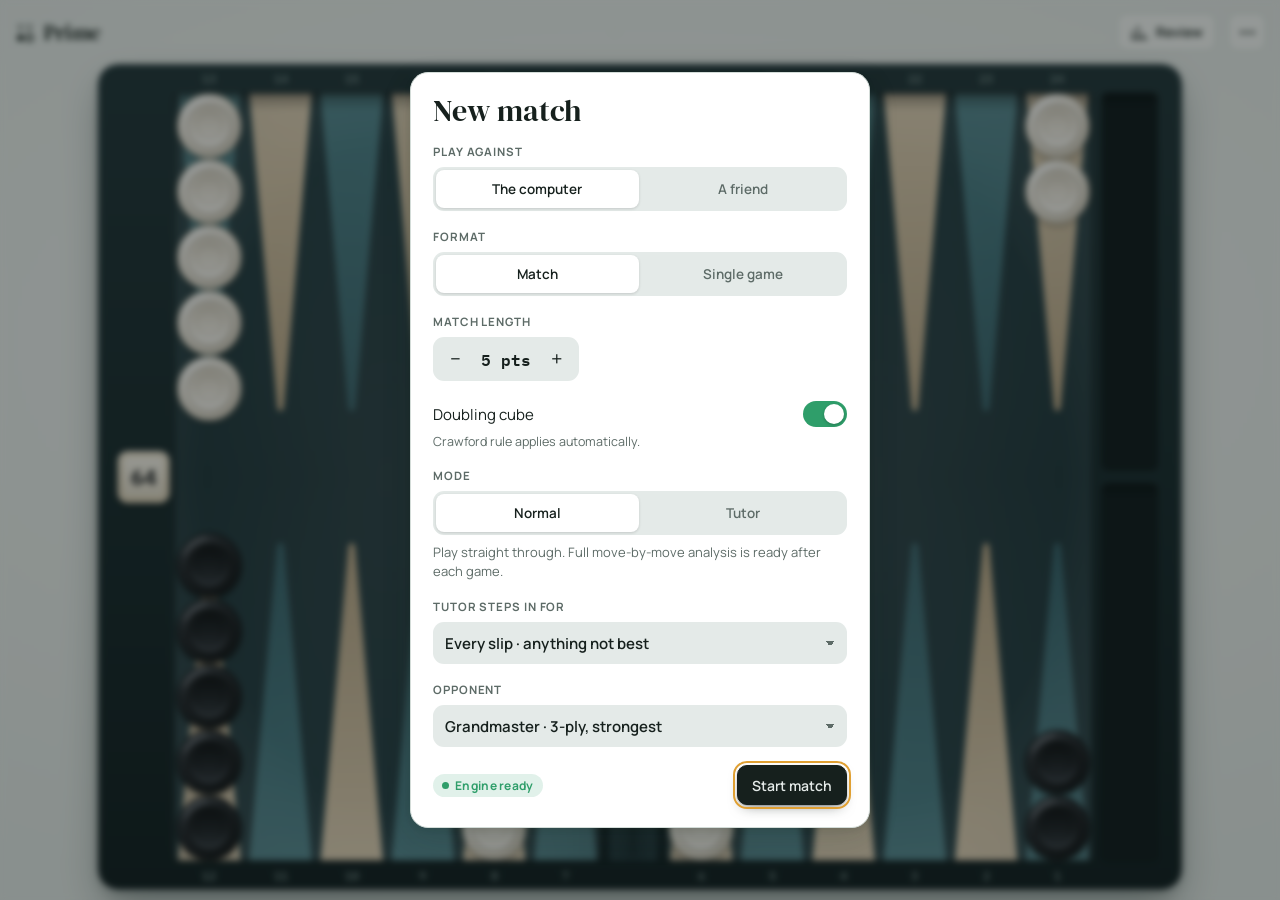
<file: index.html>
<!doctype html><html lang="en"><head><meta charset="utf-8"><meta name="viewport" content="width=device-width, initial-scale=1, viewport-fit=cover"><meta name="apple-mobile-web-app-capable" content="yes"><meta name="mobile-web-app-capable" content="yes"><style>:root{color-scheme:light;padding-top:env(safe-area-inset-top,0px);padding-bottom:env(safe-area-inset-bottom,0px)}body{margin:0;font:14px system-ui}img{max-width:100%}[hidden]{display:none!important}</style><link rel="icon" href="favicon.ico" sizes="32x32"><link rel="manifest" href="manifest.webmanifest"><link rel="apple-touch-icon" href="icons/apple-touch-icon.png"><meta name="apple-mobile-web-app-title" content="Prime"><script>if ("serviceWorker" in navigator && (location.protocol === "https:" || location.hostname === "localhost")) addEventListener("load", function () { var first = !navigator.serviceWorker.controller; navigator.serviceWorker.register("sw.js").then(function (reg) { if (!first) return; var w = reg.installing || reg.waiting; if (!w) return; w.addEventListener("statechange", function () { if (w.state === "activated" && window.UI && UI.toast) UI.toast("Ready to play offline"); }); }).catch(function () {}); });</script><title>Prime Backgammon</title>
<link rel="icon" type="image/svg+xml" href="data:image/svg+xml,%3Csvg xmlns=%22http://www.w3.org/2000/svg%22 viewBox=%220 0 64 64%22%3E%3Cdefs%3E%3ClinearGradient id=%22bg%22 x1=%220%22 y1=%220%22 x2=%220%22 y2=%221%22%3E%3Cstop offset=%220%22 stop-color=%22%2324403f%22/%3E%3Cstop offset=%221%22 stop-color=%22%2311201f%22/%3E%3C/linearGradient%3E%3ClinearGradient id=%22sand%22 x1=%220%22 y1=%220%22 x2=%220%22 y2=%221%22%3E%3Cstop offset=%220%22 stop-color=%22%23ecd9b0%22/%3E%3Cstop offset=%221%22 stop-color=%22%23c9aa74%22/%3E%3C/linearGradient%3E%3ClinearGradient id=%22teal%22 x1=%220%22 y1=%221%22 x2=%220%22 y2=%220%22%3E%3Cstop offset=%220%22 stop-color=%22%234f9ea0%22/%3E%3Cstop offset=%221%22 stop-color=%22%232c6f72%22/%3E%3C/linearGradient%3E%3CradialGradient id=%22gold%22 cx=%2238%25%22 cy=%2232%25%22 r=%2275%25%22%3E%3Cstop offset=%220%22 stop-color=%22%23ffd27a%22/%3E%3Cstop offset=%22.55%22 stop-color=%22%23e6a234%22/%3E%3Cstop offset=%221%22 stop-color=%22%23b8761a%22/%3E%3C/radialGradient%3E%3CradialGradient id=%22ivory%22 cx=%2238%25%22 cy=%2232%25%22 r=%2275%25%22%3E%3Cstop offset=%220%22 stop-color=%22%23ffffff%22/%3E%3Cstop offset=%22.6%22 stop-color=%22%23efe8da%22/%3E%3Cstop offset=%221%22 stop-color=%22%23c9bfae%22/%3E%3C/radialGradient%3E%3C/defs%3E %3Crect width=%2264%22 height=%2264%22 rx=%2214%22 fill=%22url(%23bg)%22/%3E %3Cpath d=%22M7 5 H31 L19 50 Z%22 fill=%22url(%23sand)%22/%3E %3Cpath d=%22M33 59 H57 L45 14 Z%22 fill=%22url(%23teal)%22/%3E %3Ccircle cx=%2219%22 cy=%2216%22 r=%2210.5%22 fill=%22%23071110%22 opacity=%22.5%22 transform=%22translate(0 1.4)%22/%3E%3Ccircle cx=%2219%22 cy=%2216%22 r=%2210.5%22 fill=%22url(%23gold)%22/%3E%3Ccircle cx=%2219%22 cy=%2216%22 r=%226.3%22 fill=%22none%22 stroke=%22%238a5512%22 stroke-opacity=%22.55%22 stroke-width=%221.5%22/%3E %3Ccircle cx=%2245%22 cy=%2248%22 r=%2210.5%22 fill=%22%23071110%22 opacity=%22.5%22 transform=%22translate(0 1.4)%22/%3E%3Ccircle cx=%2245%22 cy=%2248%22 r=%2210.5%22 fill=%22url(%23ivory)%22/%3E%3Ccircle cx=%2245%22 cy=%2248%22 r=%226.3%22 fill=%22none%22 stroke=%22%238d8473%22 stroke-opacity=%22.55%22 stroke-width=%221.5%22/%3E %3C/svg%3E">
<meta name="theme-color" content="#172427">
<link rel="preconnect" href="https://fonts.googleapis.com">
<link rel="preconnect" href="https://fonts.gstatic.com" crossorigin>
<link rel="stylesheet" href="https://fonts.googleapis.com/css2?family=DM+Serif+Display&family=IBM+Plex+Mono:wght@400;500;600&family=Manrope:wght@400;500;600;700;800&display=swap">
<style>
/* Layout: one full-height screen; a slim top bar and the board filling every remaining pixel.
   Board is an SVG with its own fixed palette (same in both themes); the chrome follows the theme. */
:root {
  --bg: #e4eae8;
  --bg-hi: #f4f7f6;
  --surface: #f7f9f8;
  --surface-2: #ffffff;
  --fg: #16201d;
  --muted: #5d6b67;
  --line: #d3dcd8;
  --accent: #e0a033;
  --accent-ink: #1b1406;
  --good: #2f9e6a;
  --doubtful: #c9a227;
  --error: #e07a2e;
  --blunder: #d64538;
  --luck-good: #2f9e6a;
  --luck-bad: #c2493e;
  --shadow: 0 10px 30px rgba(20, 35, 30, .14), 0 2px 6px rgba(20, 35, 30, .08);
  --scrim: rgba(12, 20, 18, .42);

  /* board (theme-independent) */
  --frame: #172427;
  --field: #22363b;
  --pt-a: #3d6870;
  --pt-b: #cdb99c;
  --chk-light: #f2efe9;
  --chk-light-rim: #b9b3a8;
  --chk-dark: #1a1d21;
  --chk-dark-rim: #4a5058;
  --board-text: #8fa6a4;

  --font-ui: "Manrope", "Segoe UI", system-ui, -apple-system, sans-serif;
  --font-num: "IBM Plex Mono", ui-monospace, "SF Mono", Consolas, monospace;
  --font-display: "DM Serif Display", Georgia, "Times New Roman", serif;
  --r: 12px;
  --spring: cubic-bezier(.2, 1.25, .35, 1);
  --out: cubic-bezier(.2, .8, .2, 1);
  --board-shadow: 0 1px 0 rgba(255, 255, 255, .5), 0 18px 40px -8px rgba(12, 28, 26, .42), 0 4px 10px rgba(12, 28, 26, .2);
}
@media (prefers-color-scheme: dark) {
  :root:not([data-theme="light"]) {
    --bg: #090e0d; --bg-hi: #162120; --surface: #151d1b; --surface-2: #1b2522; --fg: #e3eae7; --muted: #92a29d; --line: #2a3633;
    --board-shadow: 0 0 0 1px rgba(255, 255, 255, .05), 0 22px 50px -10px rgba(0, 0, 0, .7), 0 4px 12px rgba(0, 0, 0, .4);
    --shadow: 0 10px 30px rgba(0, 0, 0, .45), 0 2px 6px rgba(0, 0, 0, .3); --scrim: rgba(0, 0, 0, .55);
    --good: #45c088; --doubtful: #e0bd3c; --error: #f08f45; --blunder: #f0645a;
    color-scheme: dark;
  }
}
:root[data-theme="dark"] {
  --bg: #090e0d; --bg-hi: #162120; --surface: #151d1b; --surface-2: #1b2522; --fg: #e3eae7; --muted: #92a29d; --line: #2a3633;
  --board-shadow: 0 0 0 1px rgba(255, 255, 255, .05), 0 22px 50px -10px rgba(0, 0, 0, .7), 0 4px 12px rgba(0, 0, 0, .4);
  --shadow: 0 10px 30px rgba(0, 0, 0, .45), 0 2px 6px rgba(0, 0, 0, .3); --scrim: rgba(0, 0, 0, .55);
  --good: #45c088; --doubtful: #e0bd3c; --error: #f08f45; --blunder: #f0645a;
  color-scheme: dark;
}

html, body { height: 100%; }
body { background: var(--bg) radial-gradient(120% 85% at 50% 38%, var(--bg-hi) 0%, var(--bg) 78%) no-repeat; color: var(--fg); font-family: var(--font-ui); font-size: 15px; overflow: hidden; -webkit-tap-highlight-color: transparent; }
button { font: inherit; color: inherit; touch-action: manipulation; }
.num { font-family: var(--font-num); font-variant-numeric: tabular-nums; }

#app { height: 100%; display: flex; flex-direction: column; }

/* ---------- top bar ---------- */
.topbar {
  flex: 0 0 auto; display: flex; align-items: center; gap: 12px;
  padding-inline: max(14px, env(safe-area-inset-left, 0px)) max(14px, env(safe-area-inset-right, 0px));
  padding-block: 8px; min-height: 48px;
}
.brand { font-family: var(--font-display); font-size: 21px; letter-spacing: .2px; line-height: 1; display: flex; align-items: center; gap: 8px; white-space: nowrap; }
.brand svg { width: 22px; height: 22px; }
.matchinfo { color: var(--muted); font-size: 13px; white-space: nowrap; overflow: hidden; text-overflow: ellipsis; min-width: 0; }
.spacer { flex: 1; }
.score {
  display: flex; align-items: center; gap: 2px; background: var(--surface); border: 1px solid var(--line);
  border-radius: 999px; padding: 3px; font-size: 13px; white-space: nowrap;
}
.score .side { display: flex; align-items: center; gap: 7px; padding: 4px 10px; border-radius: 999px; transition: background .25s, box-shadow .25s, color .25s; color: var(--muted); }
.score .side.turn { background: var(--surface-2); box-shadow: 0 1px 3px rgba(0,0,0,.14), 0 0 0 1px color-mix(in srgb, var(--accent) 55%, transparent); color: var(--fg); }
.score .dot { width: 11px; height: 11px; border-radius: 50%; box-shadow: 0 0 0 1.5px color-mix(in srgb, var(--muted) 70%, transparent); transition: transform .3s var(--spring); }
.score .side.turn .dot { transform: scale(1.2); }
.score .pts { font-family: var(--font-num); font-weight: 600; font-size: 15px; color: var(--fg); display: inline-block; }
.score .pts.bump { animation: bump .7s var(--spring); }
@keyframes bump { 0% { transform: scale(1); } 30% { transform: scale(1.9); color: var(--accent); } 100% { transform: scale(1); } }
.score .len { color: var(--muted); font-size: 11.5px; padding-inline: 4px; }
.iconbtn {
  width: 38px; height: 38px; display: inline-grid; place-items: center; border-radius: 10px; border: 1px solid var(--line);
  background: var(--surface); cursor: pointer; flex: 0 0 auto; transition: transform .12s var(--out), background .15s, box-shadow .15s;
}
.iconbtn:hover { background: var(--surface-2); box-shadow: 0 2px 8px rgba(0,0,0,.08); }
.iconbtn:active { transform: scale(.93); }
.iconbtn svg { width: 19px; height: 19px; stroke: currentColor; fill: none; stroke-width: 1.8; stroke-linecap: round; stroke-linejoin: round; }
.iconbtn.labelled { width: auto; padding-inline: 12px; gap: 7px; display: inline-flex; align-items: center; font-weight: 600; font-size: 13.5px; }
:focus-visible { outline: 2.5px solid var(--accent); outline-offset: 2px; }

/* ---------- stage / board ---------- */
.stage {
  flex: 1 1 auto; min-height: 0; position: relative; display: grid; place-items: center;
  padding-inline: max(10px, env(safe-area-inset-left, 0px)) max(10px, env(safe-area-inset-right, 0px));
  padding-block: 0 max(10px, env(safe-area-inset-bottom, 0px));
}
.boardbox { position: relative; width: 100%; height: 100%; display: grid; place-items: center; min-height: 0; }
#board { display: block; max-width: 100%; max-height: 100%; width: auto; height: auto; touch-action: none; user-select: none; -webkit-user-select: none; box-shadow: var(--board-shadow); border-radius: 10px; }
#board text { font-family: var(--font-ui); }
#board .ptnum { font-family: var(--font-num); font-size: 11px; fill: var(--board-text); }
#board .chk { cursor: default; }
#board .chk.can { cursor: grab; }
#board .chk .disc { transition: transform .14s var(--out); }
@media (hover: hover) { #board .chk.can:hover .disc { transform: scale(1.05); } }
#board .chk.dragging { cursor: grabbing; }
#board .chk.dragging .disc { transition: none; transform: none; }
#board .btn { cursor: pointer; }
#board .btn .bi { transition: transform .1s var(--out); }
#board .btn:active .bi { transform: scale(.94); }
#board .btn .bi.in { animation: btnIn .26s var(--spring) backwards; }
@keyframes btnIn { from { transform: scale(.82); opacity: 0; } to { transform: none; opacity: 1; } }
#board .die { transition: opacity .2s; }
/* half (or all) of a die being spent: the bright copy sinks away over the dimmed one */
.spend { animation: spend .34s cubic-bezier(.3,.7,.4,1) forwards; }
@keyframes spend { from { opacity: 1; } to { opacity: 0; } }
@media (prefers-reduced-motion: reduce) { .spend { animation: none; opacity: 0; } }
#board .dst { animation: dstIn .16s ease-out backwards; }
#board .dst .spot { animation: spot 1.1s ease-in-out infinite; }
#board .dst.hot .glow, #board rect.dst.hot { fill: rgba(242, 184, 75, .42); }
#board .dst.hot .spot { fill: rgba(242, 184, 75, .5); stroke-dasharray: 0; animation: none; }
@keyframes dstIn { from { opacity: 0; } to { opacity: 1; } }
@keyframes spot { 0%, 100% { stroke-opacity: 1; } 50% { stroke-opacity: .45; } }
#board .spill { animation: btnIn .22s var(--out) backwards; }
#board .sdot { animation: sdot .9s ease-in-out infinite; }
@keyframes sdot { 0%, 60%, 100% { transform: translateY(0); opacity: .45; } 30% { transform: translateY(-4px); opacity: 1; } }
#board .btn:focus-visible { outline: none; }
#board .btn:focus-visible rect { stroke: var(--accent); stroke-width: 3; }
#board .hint { pointer-events: none; }
#board .dest { cursor: pointer; }

/* ---------- tutor banner (sits in the board's middle strip) ---------- */
.tutor {
  position: absolute; left: 50%; top: 50%; transform: translate(-50%, -50%); z-index: 5;
  width: min(760px, calc(100% - 24px)); background: color-mix(in srgb, var(--surface-2) 94%, transparent); color: var(--fg); border-radius: 14px;
  box-shadow: var(--shadow); padding: 10px 12px; display: grid; grid-template-columns: 1fr auto; align-items: center; gap: 6px 14px; border: 1px solid var(--line);
  backdrop-filter: blur(6px); -webkit-backdrop-filter: blur(6px);
  animation: rise .16s ease-out;
}
@keyframes rise { from { transform: translate(-50%, calc(-50% + 8px)); opacity: 0; } to { transform: translate(-50%, -50%); opacity: 1; } }
.tutor .thead { display: flex; align-items: center; gap: 8px; flex-wrap: wrap; min-width: 0; }
.tutor .title { font-weight: 700; font-size: 14.5px; }
.tutor .tmsg { color: var(--muted); font-size: 13px; line-height: 1.4; grid-column: 1; min-width: 0; }
.tutor .tmsg b { color: var(--fg); font-weight: 600; }
.tutor .actions { display: flex; gap: 6px; flex-wrap: wrap; justify-content: flex-end; grid-column: 2; grid-row: 1 / span 2; }
.tutor .actions .btnx { min-height: 36px; padding: 7px 12px; font-size: 13.5px; }
#app.portrait .tutor { top: auto; bottom: 8px; transform: translateX(-50%); grid-template-columns: 1fr; }
#app.portrait .tutor .actions { grid-column: 1; grid-row: auto; justify-content: flex-start; }
@media (max-width: 700px) {
  .tutor { grid-template-columns: 1fr; top: auto; bottom: 8px; transform: translateX(-50%); }
  @keyframes rise { from { opacity: 0; } to { opacity: 1; } }
  .tutor .actions { grid-column: 1; grid-row: auto; justify-content: flex-start; }
}

.chip { display: inline-flex; align-items: center; gap: 6px; border-radius: 999px; padding: 3px 9px; font-size: 12px; font-weight: 700; letter-spacing: .3px; white-space: nowrap; }
.chip::before { content: ""; width: 7px; height: 7px; border-radius: 50%; background: currentColor; }
.chip.good { color: var(--good); background: color-mix(in srgb, var(--good) 14%, transparent); }
.chip.best { color: var(--good); background: color-mix(in srgb, var(--good) 14%, transparent); }
.chip.doubtful { color: var(--doubtful); background: color-mix(in srgb, var(--doubtful) 16%, transparent); }
.chip.error { color: var(--error); background: color-mix(in srgb, var(--error) 15%, transparent); }
.chip.blunder { color: var(--blunder); background: color-mix(in srgb, var(--blunder) 14%, transparent); }
.chip.plain { color: var(--muted); background: color-mix(in srgb, var(--muted) 12%, transparent); }
.chip.plain::before { display: none; }

.btnx {
  border: 1px solid var(--line); background: var(--surface); border-radius: 10px; padding: 9px 14px; cursor: pointer;
  font-weight: 600; font-size: 14px; display: inline-flex; align-items: center; gap: 7px; min-height: 40px;
  transition: transform .12s var(--out), background .15s, box-shadow .15s, opacity .15s;
}
.btnx:hover { background: var(--bg); }
.btnx:active { transform: scale(.96); }
.btnx.primary { background: var(--fg); color: var(--bg); border-color: var(--fg); box-shadow: 0 1px 2px rgba(0,0,0,.2), 0 6px 14px -6px color-mix(in srgb, var(--fg) 60%, transparent); }
.btnx.primary:hover { background: color-mix(in srgb, var(--fg) 88%, var(--bg)); }
.btnx.accent { background: linear-gradient(#f0b548, #dd9b2c); color: var(--accent-ink); border-color: #d2912a; box-shadow: 0 1px 2px rgba(0,0,0,.18), 0 6px 14px -6px rgba(224, 160, 51, .8), inset 0 1px 0 rgba(255,255,255,.45); }
.btnx.accent:hover { background: linear-gradient(#f4bd57, #e2a236); }
.btnx[disabled] { opacity: .45; cursor: default; transform: none; }

/* ---------- portrait action bar ---------- */
.actbar { position: absolute; left: 50%; bottom: 10px; transform: translateX(-50%); width: min(520px, calc(100% - 16px)); display: flex; gap: 12px; justify-content: center; z-index: 4; }
.actbar .btnx { min-height: 54px; font-size: 17px; flex: 0 1 160px; justify-content: center; border-radius: 14px; }
.actbar .btnx.in { animation: barIn .28s var(--spring) backwards; }
@keyframes barIn { from { transform: translateY(8px) scale(.92); opacity: 0; } to { transform: none; opacity: 1; } }
.dicebtn .d { display: inline-flex; filter: drop-shadow(0 2px 3px rgba(0,0,0,.18)); transition: opacity .2s; }
.dicebtn .d svg { display: block; }
.dicebtn.rolling .d { animation: tumble .32s linear infinite; }
.dicebtn.rolling .d:last-child { animation-duration: .27s; animation-direction: reverse; }
.dicebtn.landed .d { animation: land .34s var(--spring) backwards; }
.dicebtn.landed .d:last-child { animation-delay: .05s; }
.dicebtn:active .d { transform: scale(.94); }
@keyframes tumble { 0% { transform: rotate(0) scale(1.08); } 50% { transform: rotate(180deg) scale(.94) translateY(-3px); } 100% { transform: rotate(360deg) scale(1.08); } }
@keyframes land { from { transform: scale(1.3) rotate(-14deg); } to { transform: none; } }
.actbar .btnx.split { margin-right: auto; }

/* ---------- toast ---------- */
.toast {
  position: absolute; left: 50%; top: 10px; transform: translate(-50%, -10px) scale(.96); z-index: 6; pointer-events: none;
  background: color-mix(in srgb, var(--fg) 92%, transparent); color: var(--bg); padding: 9px 16px; border-radius: 999px; font-size: 13.5px; font-weight: 600;
  box-shadow: 0 8px 22px -6px rgba(0,0,0,.4);
  opacity: 0; transition: opacity .2s, transform .28s var(--spring); white-space: nowrap; max-width: calc(100% - 24px); overflow: hidden; text-overflow: ellipsis;
}
.toast.show { opacity: 1; transform: translate(-50%, 0) scale(1); }

/* ---------- overlays ---------- */
.scrim { position: fixed; inset: 0; background: var(--scrim); z-index: 20; display: grid; place-items: center; padding: 12px; animation: fade .18s ease-out; backdrop-filter: blur(3px); -webkit-backdrop-filter: blur(3px); }
.scrim > .card { animation: cardIn .34s var(--spring) backwards; }
.scrim.swap { animation: none; }                 /* one card replacing another: no flash of the board between */
.scrim.swap > .card { animation: cardSwap .22s var(--out) backwards; }
.scrim.out { animation: fadeOut .16s ease-in forwards; pointer-events: none; z-index: 19; }
.scrim.out > .card { animation: cardOut .16s ease-in forwards; }
@keyframes fade { from { opacity: 0; } to { opacity: 1; } }
@keyframes fadeOut { to { opacity: 0; } }
@keyframes cardIn { from { transform: translateY(18px) scale(.95); opacity: 0; } to { transform: none; opacity: 1; } }
@keyframes cardSwap { from { transform: scale(.975); opacity: .4; } to { transform: none; opacity: 1; } }
@keyframes cardOut { to { transform: translateY(8px) scale(.97); opacity: 0; } }
.card {
  background: var(--surface-2); border-radius: 18px; box-shadow: var(--shadow); width: min(460px, 100%);
  box-sizing: border-box; max-height: calc(100dvh - 24px); overflow: auto; overscroll-behavior: contain; -webkit-overflow-scrolling: touch; touch-action: pan-y; padding: 22px; display: grid; gap: 18px; border: 1px solid var(--line);
}
.card h2 { font-family: var(--font-display); font-weight: 400; font-size: 30px; line-height: 1.05; margin: 0; text-wrap: balance; }
.card .sub { color: var(--muted); margin: -10px 0 0; font-size: 14px; line-height: 1.45; }
.field { display: grid; gap: 8px; min-width: 0; }
.field > * { min-width: 0; }
.field select.sel { width: 100%; max-width: 100%; text-overflow: ellipsis; }
.field > .lab { font-size: 11.5px; font-weight: 700; letter-spacing: .9px; text-transform: uppercase; color: var(--muted); }
.seg { display: flex; background: var(--bg); border-radius: 11px; padding: 3px; gap: 3px; flex-wrap: wrap; }
.seg button { flex: 1 1 0; border: 0; background: transparent; border-radius: 8px; padding: 8px 10px; cursor: pointer; font-weight: 600; font-size: 13.5px; color: var(--muted); min-height: 38px; white-space: nowrap; transition: background .18s, color .18s, box-shadow .18s, transform .1s; }
.seg button:active { transform: scale(.97); }
.seg button[aria-pressed="true"] { background: var(--surface-2); color: var(--fg); box-shadow: 0 1px 3px rgba(0,0,0,.14); }
.row { display: flex; align-items: center; gap: 10px; flex-wrap: wrap; }
.stepper { display: inline-flex; align-items: center; background: var(--bg); border-radius: 11px; padding: 3px; }
.stepper button { width: 38px; height: 38px; border: 0; background: transparent; border-radius: 8px; cursor: pointer; font-size: 20px; line-height: 1; }
.stepper button:hover { background: var(--surface-2); }
.stepper output { min-width: 64px; text-align: center; font-family: var(--font-num); font-weight: 600; font-size: 16px; }
.toggle { display: flex; align-items: center; justify-content: space-between; gap: 14px; cursor: pointer; padding-block: 2px; }
.toggle .t { display: grid; gap: 2px; }
.toggle .t small { color: var(--muted); font-size: 12.5px; }
.switch { position: relative; width: 44px; height: 26px; flex: 0 0 auto; }
.switch input { position: absolute; opacity: 0; inset: 0; margin: 0; cursor: pointer; }
.switch span { position: absolute; inset: 0; background: var(--line); border-radius: 999px; transition: background .2s; pointer-events: none; }
.switch span::after { content: ""; position: absolute; left: 3px; top: 3px; width: 20px; height: 20px; border-radius: 50%; background: #fff; transition: transform .26s var(--spring); box-shadow: 0 1px 3px rgba(0,0,0,.25); }
.switch input:checked + span { background: var(--good); }
.switch input:checked + span::after { transform: translateX(18px); }
.switch input:focus-visible + span { outline: 2.5px solid var(--accent); outline-offset: 2px; }
select.sel { appearance: none; background: var(--bg); border: 0; border-radius: 11px; padding: 10px 34px 10px 12px; font: inherit; font-weight: 600; color: var(--fg); cursor: pointer; background-image: linear-gradient(45deg, transparent 50%, var(--muted) 50%), linear-gradient(135deg, var(--muted) 50%, transparent 50%); background-position: calc(100% - 17px) 50%, calc(100% - 12px) 50%; background-size: 5px 5px; background-repeat: no-repeat; min-height: 42px; }
.rmnote { background: var(--bg); border-radius: 12px; padding: 10px 12px; font-size: 14px; }
.hr { height: 1px; background: var(--line); }
.list { display: grid; gap: 6px; }
.histitem { display: flex; align-items: center; gap: 10px; padding: 10px 12px; border-radius: 10px; background: var(--bg); cursor: pointer; border: 0; text-align: left; width: 100%; transition: background .15s, transform .12s var(--out); }
.histitem:hover { background: var(--line); }
.histitem:active { transform: scale(.985); }
.histitem[disabled]:active { transform: none; }
.histitem[disabled] { opacity: .45; cursor: default; }
.histitem[disabled]:hover { background: var(--bg); }
.histitem .grow { flex: 1; min-width: 0; display: grid; gap: 2px; }
.histitem .grow span:last-child { color: var(--muted); font-size: 12.5px; }

.menu {
  position: fixed; z-index: 30; background: var(--surface-2); border-radius: 14px; box-shadow: var(--shadow); border: 1px solid var(--line);
  padding: 6px; display: grid; min-width: 220px; overflow: auto; overscroll-behavior: contain;
  animation: menuIn .2s var(--spring) backwards; transform-origin: var(--mo, 100% 0);
}
@keyframes menuIn { from { transform: scale(.9); opacity: 0; } to { transform: none; opacity: 1; } }
.menu button { border: 0; background: transparent; text-align: left; padding: 11px 12px; border-radius: 9px; cursor: pointer; font-weight: 600; font-size: 14px; display: flex; gap: 10px; align-items: center; transition: background .12s; }
.menu button:hover, .menu button:focus-visible { background: var(--bg); }
.menu button svg { width: 17px; height: 17px; stroke: currentColor; fill: none; stroke-width: 1.8; stroke-linecap: round; stroke-linejoin: round; color: var(--muted); }
.menu .sep { height: 1px; background: var(--line); margin: 5px 6px; }

/* ---------- review ---------- */
.review { position: fixed; inset: 0; z-index: 15; background: var(--bg); display: flex; flex-direction: column; animation: revIn .26s var(--out); overflow: hidden; }
@keyframes revIn { from { opacity: 0; transform: translateY(10px); } to { opacity: 1; transform: none; } }
.review .muted { color: var(--muted); }
.review .num { font-family: var(--font-num); font-variant-numeric: tabular-nums; }
/* header: back · games · whose · which · stats */
.rvh { flex: 0 0 auto; display: flex; flex-wrap: wrap; align-items: center; gap: 8px 10px; background: var(--surface); border-bottom: 1px solid var(--line);
  padding: calc(8px + env(safe-area-inset-top, 0px)) max(12px, env(safe-area-inset-right, 0px)) 8px max(12px, env(safe-area-inset-left, 0px)); }
.rvh h1 { font-family: var(--font-display); font-weight: 400; font-size: 22px; margin: 0; }
.rvh .spacer { flex: 1 1 0; order: 7; }
.rvh .loading { gap: 6px; font-size: 12.5px; }
.rvh .who { order: 5; } .rvh .bands { order: 6; } .rvh #rvStatsBtn { order: 8; } .rvh #rvExportBtn { order: 8; }
select.sel.sm { min-height: 38px; padding-block: 7px; font-size: 13.5px; min-width: 0; max-width: 150px; }
.seg.sm { flex-wrap: nowrap; flex: 0 0 auto; }
.seg.sm button { flex: 0 0 auto; min-height: 36px; padding: 6px 12px; font-size: 13px; max-width: 110px; overflow: hidden; text-overflow: ellipsis; }
.bands { display: flex; gap: 3px; flex: 0 1 470px; min-width: 0; background: var(--bg); border-radius: 11px; padding: 3px; }
.bands button { flex: 1 1 0; min-width: 0; border: 0; background: transparent; border-radius: 8px; padding: 3px 4px; display: flex; flex-direction: column; align-items: center; justify-content: center; min-height: 40px; cursor: pointer; color: var(--muted); line-height: 1.15; }
.bands .n { font-family: var(--font-num); font-weight: 600; font-size: 15px; color: var(--fg); }
.bands .l { font-size: 11px; font-weight: 700; white-space: nowrap; overflow: hidden; text-overflow: ellipsis; max-width: 100%; }
.bands .b-good .n { color: var(--good); } .bands .b-doubtful .n { color: var(--doubtful); } .bands .b-error .n { color: var(--error); } .bands .b-blunder .n { color: var(--blunder); }
.bands button[aria-pressed="true"] { background: var(--surface-2); color: var(--fg); box-shadow: 0 1px 3px rgba(0,0,0,.16); }
@media (max-width: 899px) { .rvh .bands { flex: 1 1 100%; order: 9; } }
@media (max-width: 480px) { .rvh h1, .rvh .lt { display: none; } .rvh .iconbtn.labelled { width: 38px; padding: 0; justify-content: center; } .seg.sm button { padding: 6px 9px; max-width: 76px; } }

/* main area. Phones held upright: board, decision card, then the other moves scrolling underneath */
.rv-main { flex: 1 1 auto; min-height: 0; display: grid; gap: 8px; grid-template-columns: minmax(0, 1fr); grid-template-rows: auto auto minmax(0, 1fr); grid-template-areas: "board" "card" "more";
  padding: 8px max(8px, env(safe-area-inset-right, 0px)) 0 max(8px, env(safe-area-inset-left, 0px)); }
.rvboard { grid-area: board; min-height: 0; min-width: 0; touch-action: pan-y; }
.rvboard .mini { box-sizing: border-box; width: 100%; aspect-ratio: 974 / 732; max-height: 40dvh; margin-inline: auto; }
.rvboard .mini svg { width: 100%; height: 100%; display: block; }
.dcard { grid-area: card; background: var(--surface-2); border-radius: 16px; padding: 11px 12px 10px; display: grid; gap: 5px; min-width: 0; box-shadow: 0 1px 2px rgba(0,0,0,.06), 0 6px 18px rgba(0,0,0,.06); }
.dc-top { display: flex; align-items: center; gap: 8px; font-size: 15px; min-width: 0; }
.dc-top .who { white-space: nowrap; overflow: hidden; text-overflow: ellipsis; }
.dc-top .grow { flex: 1; }
.pd { width: 12px; height: 12px; border-radius: 50%; flex: 0 0 auto; box-shadow: inset 0 0 0 1.5px rgba(0,0,0,.25); }
.verdict { font-weight: 800; font-size: 12.5px; padding: 3px 10px; border-radius: 999px; white-space: nowrap; }
.verdict.good { color: var(--good); background: color-mix(in srgb, var(--good) 14%, transparent); }
.verdict.doubtful { color: var(--doubtful); background: color-mix(in srgb, var(--doubtful) 16%, transparent); }
.verdict.error { color: var(--error); background: color-mix(in srgb, var(--error) 15%, transparent); }
.verdict.blunder { color: #fff; background: var(--blunder); }
.verdict.plain { color: var(--muted); background: color-mix(in srgb, var(--muted) 12%, transparent); }
.dcard .loss { font-size: 13px; color: var(--muted); }
.dc-sub { color: var(--muted); font-size: 12px; padding-left: 20px; margin-top: -3px; }
.dc-lines { display: grid; gap: 2px; padding-left: 20px; }
.ln { display: flex; gap: 10px; align-items: baseline; font-size: 14.5px; min-width: 0; }
.ln .k { flex: 0 0 56px; font-weight: 800; font-size: 11px; text-transform: uppercase; letter-spacing: .6px; }
.ln .k.amber { color: #d08a1f; } .ln .k.green { color: var(--good); }
.ln .mv { overflow: hidden; text-overflow: ellipsis; white-space: nowrap; }
.dc-empty { color: var(--muted); font-size: 14px; padding: 6px 2px; }
.lk { font-family: var(--font-ui); font-size: 11px; font-weight: 700; padding: 2px 7px; border-radius: 6px; white-space: nowrap; }
.lk.up { color: var(--luck-good); background: color-mix(in srgb, var(--luck-good) 14%, transparent); }
.lk.down { color: var(--luck-bad); background: color-mix(in srgb, var(--luck-bad) 14%, transparent); }
.lk.flat { color: var(--muted); background: color-mix(in srgb, var(--muted) 14%, transparent); }
.stat .lkrow { display: flex; justify-content: flex-end; margin-top: 4px; }
.stat .lkrow .lk { font-size: 10.5px; padding: 1px 6px; }
.cmp .lk { font-size: 10.5px; padding: 1px 6px; }
.rvnav { display: flex; gap: 8px; margin-top: 5px; }
.navbtn { flex: 0 0 auto; display: inline-flex; align-items: center; gap: 2px; height: 44px; padding: 0 16px 0 10px; border-radius: 12px; border: 0; background: var(--fg); color: var(--bg); font-weight: 700; font-size: 14px; cursor: pointer; }
.navbtn.next { padding: 0 10px 0 16px; }
.navbtn.next svg { transform: scaleX(-1); }
.navbtn svg { width: 20px; height: 20px; stroke: currentColor; fill: none; stroke-width: 2.4; stroke-linecap: round; stroke-linejoin: round; }
.navbtn { transition: transform .1s var(--out), opacity .15s; }
.navbtn:active { transform: scale(.95); }
.navbtn[disabled] { opacity: .22; cursor: default; transform: none; }
.navpos { flex: 1; min-width: 0; border: 0; background: var(--bg); border-radius: 12px; font-size: 13px; color: var(--muted); cursor: pointer; white-space: nowrap; overflow: hidden; text-overflow: ellipsis; padding: 0 8px; }
.navpos b { color: var(--fg); font-weight: 600; }
.rvmore { grid-area: more; overflow: auto; min-height: 0; overscroll-behavior: contain; -webkit-overflow-scrolling: touch; padding-bottom: max(10px, env(safe-area-inset-bottom, 0px)); }
.more-h { display: flex; justify-content: space-between; gap: 10px; align-items: baseline; flex-wrap: wrap; padding: 8px 4px 6px; font-weight: 800; font-size: 11px; text-transform: uppercase; letter-spacing: .7px; color: var(--muted); }
.more-h .muted { text-transform: none; letter-spacing: 0; font-weight: 600; font-size: 12px; }
.linkbtn { border: 0; background: none; color: var(--fg); font: inherit; font-weight: 700; padding: 0; cursor: pointer; text-decoration: underline; text-underline-offset: 2px; }
.cands { display: grid; gap: 4px; }
.cand { display: grid; grid-template-columns: 20px minmax(0, 1fr) auto; gap: 10px; align-items: center; text-align: left; width: 100%; background: var(--surface); border-radius: 12px; padding: 8px 12px; cursor: pointer; border: 1.5px solid transparent; color: inherit; font: inherit; }
.cand { transition: border-color .15s, background .15s; }
.cand:hover { border-color: var(--line); }
.cand.on { border-color: var(--good); }
.cand.played { background: color-mix(in srgb, var(--accent) 14%, var(--surface)); }
.cand .rk { color: var(--muted); font-size: 12px; }
.cand .cm { display: grid; gap: 1px; min-width: 0; }
.cand .mv { font-size: 14px; white-space: nowrap; overflow: hidden; text-overflow: ellipsis; }
.cand .tag { margin-left: 8px; font: 800 10px var(--font-ui); color: #b9761a; text-transform: uppercase; letter-spacing: .5px; }
.cand .wl { font-size: 11px; color: var(--muted); white-space: nowrap; overflow: hidden; text-overflow: ellipsis; }
.cand .eq { text-align: right; font-size: 14px; display: grid; }
.cand .eq small { font-size: 11.5px; color: var(--muted); }
.cand:first-child .eq small { color: var(--good); font-family: var(--font-ui); font-weight: 700; }
.hint { font-size: 12px; padding: 8px 4px; }
.cubebox { display: grid; gap: 4px; }
.crow { display: flex; justify-content: space-between; background: var(--surface); padding: 10px 12px; border-radius: 12px; font-size: 14px; border: 1.5px solid transparent; }
.crow.best { color: var(--good); font-weight: 700; border-color: var(--good); }
.pad { padding: 12px; }
.small { font-size: 12px; line-height: 1.5; }

/* the move list and the stats slide up as sheets */
.rvlist, .rvstats, .rvexport { position: fixed; left: 0; right: 0; bottom: 0; top: 16%; z-index: 17; background: var(--surface-2); border-radius: 20px 20px 0 0; box-shadow: var(--shadow);
  display: flex; flex-direction: column; transform: translateY(104%); visibility: hidden; transition: transform .22s ease, visibility 0s .22s; }
.review[data-sheet="list"] .rvlist, .review[data-sheet="stats"] .rvstats, .review[data-sheet="export"] .rvexport { transform: none; visibility: visible; transition: transform .22s ease; }
.rvscrim { position: fixed; inset: 0; z-index: 16; background: var(--scrim); opacity: 0; pointer-events: none; transition: opacity .2s; }
.review[data-sheet="list"] .rvscrim, .review[data-sheet="stats"] .rvscrim, .review[data-sheet="export"] .rvscrim { opacity: 1; pointer-events: auto; }
.sheet-h { display: flex; justify-content: space-between; align-items: center; padding: 10px 10px 6px 18px; font-size: 17px; flex: 0 0 auto; }
.sheet-b { flex: 1 1 auto; overflow: auto; min-height: 0; overscroll-behavior: contain; padding: 0 10px max(14px, env(safe-area-inset-bottom, 0px)); }
@media (min-width: 700px) {
  .rvlist, .rvstats, .rvexport { top: 0; left: auto; width: 420px; border-radius: 20px 0 0 20px; transform: translateX(104%); }
}
/* move list rows */
.mrow { display: grid; grid-template-columns: 26px 12px 28px minmax(0, 1fr) auto; align-items: center; gap: 8px; padding: 10px 8px; border-radius: 10px; cursor: pointer; border: 0; background: transparent; width: 100%; text-align: left; font-size: 14px; color: inherit; }
.mrow:hover { background: var(--bg); }
.mrow[aria-current="true"] { background: color-mix(in srgb, var(--accent) 20%, transparent); }
.mrow .no { color: var(--muted); font-size: 12px; }
.mrow .dice { font-weight: 600; font-size: 13px; }
.mrow .mv { min-width: 0; overflow: hidden; text-overflow: ellipsis; white-space: nowrap; font-size: 13.5px; }
.mrow .right { display: flex; align-items: center; gap: 8px; }
.mrow .loss { font-size: 12px; color: var(--muted); }
.mrow .bd { width: 10px; height: 10px; border-radius: 50%; background: var(--good); }
.mrow .bd.doubtful { background: var(--doubtful); } .mrow .bd.error { background: var(--error); } .mrow .bd.blunder { background: var(--blunder); }
.mrow .sm { font-size: 12px; }
.gamesep { font-size: 11px; font-weight: 800; letter-spacing: .8px; text-transform: uppercase; color: var(--muted); padding: 14px 8px 4px; display: flex; justify-content: space-between; gap: 8px; }
/* stats sheet */
.prhead { display: grid; grid-template-columns: 1fr auto 1fr; align-items: center; gap: 8px; padding: 6px 4px 14px; text-align: center; }
.prhead .who { display: inline-flex; align-items: center; gap: 7px; font-weight: 700; font-size: 14px; }
.prhead .big { font-size: 40px; font-weight: 600; line-height: 1.05; letter-spacing: -1px; margin-top: 4px; }
.prhead .lbl { font-size: 12.5px; color: var(--muted); font-weight: 700; }
.prhead .vs { font-size: 11px; font-weight: 800; color: var(--muted); letter-spacing: .8px; }
.cmp { display: grid; grid-template-columns: 1fr auto 1fr; border-top: 1px solid var(--line); }
.cmp > span { padding: 9px 6px; border-bottom: 1px solid var(--line); font-size: 14px; }
.cmp > span:nth-child(3n+1) { text-align: left; } .cmp > span:nth-child(3n) { text-align: right; }
.cmp .l { text-align: center; color: var(--muted); font-size: 12.5px; font-weight: 600; }
.kv2 { display: grid; grid-template-columns: 1fr auto; gap: 8px 12px; padding: 14px 6px 4px; font-size: 14px; }
.kv2 span:nth-child(odd) { color: var(--muted); }
.kv2 span:nth-child(even) { text-align: right; }

/* side by side (laptops, tablets and phones on their side): board fills the height on the left */
@media (min-aspect-ratio: 1/1) and (min-width: 600px) {
  .rv-main { grid-template-columns: min(var(--bw, 60%), 64%) minmax(0, 1fr); grid-template-rows: auto minmax(0, 1fr); grid-template-areas: "board card" "board more"; padding-bottom: max(8px, env(safe-area-inset-bottom, 0px)); }
  .rvboard .mini { aspect-ratio: auto; max-height: none; height: 100%; }
}
/* big screens: the move list stays open as a column */
@media (min-aspect-ratio: 1/1) and (min-width: 1180px) and (min-height: 560px) {
  .rv-main { grid-template-columns: 330px min(var(--bw, 50%), calc(100% - 330px - 380px - 16px)) minmax(0, 1fr); grid-template-areas: "list board card" "list board more"; }
  .rvlist { position: static; width: auto; grid-area: list; grid-row: 1 / span 2; transform: none; visibility: visible; transition: none; border-radius: 16px; box-shadow: none; background: var(--surface); min-height: 0; }
  .rvlist .sheet-h [data-close] { display: none; }
  .review[data-sheet="list"] .rvscrim { opacity: 0; pointer-events: none; }
}
/* phones on their side: everything slimmer, header on one line */
@media (orientation: landscape) and (max-height: 520px) {
  .rvh { flex-wrap: nowrap; padding-block: max(5px, env(safe-area-inset-top, 0px)) 5px; gap: 6px; }
  .rvh h1, .rvh .lt { display: none; }
  .rvh .iconbtn.labelled { width: 38px; padding: 0; justify-content: center; }
  .rvh .bands { flex: 1 1 auto; order: 6; }
  .rvh .spacer { display: none; }
  .bands button { flex-direction: row; gap: 5px; min-height: 34px; }
  .bands .n { font-size: 13px; }
  .seg.sm button { min-height: 34px; padding: 4px 9px; }
  .rv-main { gap: 6px; padding-top: 6px; }
  .dcard { padding: 8px 10px; gap: 3px; }
  .navbtn { height: 38px; }
  .rvlist, .rvstats, .rvexport { top: 0; left: auto; width: min(420px, 70%); border-radius: 20px 0 0 20px; transform: translateX(104%); }
}
.stats { display: grid; grid-template-columns: 1fr 1fr; gap: 1px; background: var(--line); border-radius: 14px; overflow: hidden; border: 1px solid var(--line); flex: 0 0 auto; }
.stat { background: var(--surface); padding: 12px 14px; display: grid; gap: 8px; min-width: 0; }
.stat .who { display: flex; align-items: center; gap: 8px; font-weight: 700; font-size: 13px; }
.stat .who .dot { width: 11px; height: 11px; border-radius: 50%; box-shadow: inset 0 0 0 1.5px rgba(0,0,0,.25); }
.stat .pr { display: flex; align-items: baseline; gap: 8px; }
.stat .pr .big { font-family: var(--font-num); font-size: 30px; font-weight: 600; line-height: 1; letter-spacing: -.5px; }
.stat .pr .lbl { font-size: 12px; color: var(--muted); font-weight: 600; }
.stat .kv { display: grid; grid-template-columns: auto 1fr; gap: 3px 10px; font-size: 12.5px; }
.stat .kv span:nth-child(odd) { color: var(--muted); }
.stat .kv span:nth-child(even) { font-family: var(--font-num); text-align: right; }
.stat .rating { font-size: 12px; font-weight: 700; color: var(--muted); }
.empty { color: var(--muted); padding: 24px; text-align: center; font-size: 14px; line-height: 1.5; }
.loading { display: flex; align-items: center; gap: 10px; color: var(--muted); font-size: 13px; }
.spin { width: 16px; height: 16px; border-radius: 50%; border: 2px solid var(--line); border-top-color: var(--accent); animation: sp .8s linear infinite; }
@keyframes sp { to { transform: rotate(360deg); } }

@media (max-width: 560px) {
  .matchinfo { display: none; }
  .brand span { display: none; }
  .topbar { gap: 8px; }
  .iconbtn.labelled .lt { display: none; }
  .iconbtn.labelled { width: 38px; padding: 0; justify-content: center; }
  .score .side { padding: 4px 8px; }
}
@media (max-height: 460px) {
  .topbar { min-height: 40px; padding-block: 4px; }
  .iconbtn { width: 34px; height: 34px; }
  .matchinfo { display: none; }
}
@media (prefers-reduced-motion: reduce) {
  *, *::before, *::after { animation-duration: .01ms !important; animation-iteration-count: 1 !important; animation-delay: 0s !important; transition-duration: .01ms !important; }
}

/* ---------- portrait: board on top, big controls underneath ---------- */
.dicebtn { border: 0; background: transparent; padding: 0 4px; display: inline-flex; gap: 8px; cursor: pointer; color: var(--fg); }
#app.portrait .stage { padding-inline: env(safe-area-inset-left, 0px) env(safe-area-inset-right, 0px); }
#app.portrait .boardbox { display: flex; flex-direction: column; align-items: center; justify-content: center; gap: 10px; padding-top: 4px; }
#app.portrait #board { flex: 0 0 auto; }
#app.portrait .actbar { position: static; transform: none; width: 100%; max-width: 560px; min-height: 58px; display: flex; align-items: center; justify-content: space-between; gap: 8px; }
#app.portrait .actbar[hidden] { display: flex !important; visibility: hidden; }
#app.portrait .actbar .side { display: flex; gap: 8px; flex: 1 1 0; }
#app.portrait .actbar .side.r { justify-content: flex-end; }
#app.portrait .actbar .btnx { flex: 0 1 140px; }
#app.portrait .tutor { position: static; transform: none; width: calc(100% - 16px); max-width: 560px; animation: barIn .26s var(--out); flex: 0 0 auto; box-sizing: border-box; }
#app.portrait.tutoring .actbar { display: none !important; }
#app.portrait .actbar { flex: 0 0 auto; box-sizing: border-box; padding-inline: 10px; }

/* ---------- phone on its side: the top bar becomes a slim column on the right so the board gets the full height ---------- */
@media (orientation: landscape) and (max-height: 520px) {
  #app { flex-direction: row-reverse; }
  .card { padding: 16px 18px; gap: 14px; width: min(560px, 100%); }
  .topbar {
    flex-direction: column; justify-content: flex-start; align-items: center; gap: 8px; min-height: 0; width: 70px;
    padding-block: max(8px, env(safe-area-inset-top, 0px)) max(8px, env(safe-area-inset-bottom, 0px));
    padding-inline: 4px max(6px, env(safe-area-inset-right, 0px));
  }
  .topbar .brand, .topbar .matchinfo { display: none; }
  .topbar .spacer { flex: 1 1 0; }
  .score { flex-direction: column; border-radius: 16px; padding: 3px; gap: 2px; }
  .score .side { flex-direction: column; gap: 3px; padding: 6px 8px; border-radius: 13px; }
  .score .side .nm { display: none; }
  .score .side:last-child { flex-direction: column-reverse; }
  .score .len { padding: 2px 0; font-size: 10.5px; }
  .iconbtn, .iconbtn.labelled { width: 44px; height: 44px; padding: 0; justify-content: center; }
  .iconbtn.labelled .lt { display: none; }
  .stage { padding-block: max(4px, env(safe-area-inset-top, 0px)) max(4px, env(safe-area-inset-bottom, 0px)); padding-inline: max(4px, env(safe-area-inset-left, 0px)) 0; }
}

input.txt { width: 100%; font: inherit; font-weight: 600; background-image: none; padding-right: 12px; cursor: text; }
input.txt.code { width: 9ch; text-transform: uppercase; letter-spacing: 3px; font-family: var(--font-num); text-align: center; flex: 0 0 auto; }
.codebig { font-size: 44px; font-weight: 600; letter-spacing: 8px; text-align: center; padding: 14px; background: var(--bg); border-radius: 14px; user-select: all; }

/* review: the decision card shrinks gracefully when its column is narrow (small phones on their side) */
.dcard { container-type: inline-size; }
@container (max-width: 330px) {
  .rvnav { gap: 6px; }
  .navbtn span { display: none; }
  .navbtn, .navbtn.next { padding: 0 12px; }
  .navpos { font-size: 12px; }
}
@container (max-width: 250px) { .navpos span { display: none; } }

/* ---------- game over: result badge, match score track, confetti ---------- */
.gohead { display: flex; align-items: center; gap: 16px; }
.gohead h2 { flex: 1; min-width: 0; }
.gohead .sub { margin: 6px 0 0; }
.gobadge { flex: 0 0 auto; width: 68px; height: 68px; border-radius: 50%; display: grid; place-items: center; font-family: var(--font-display); font-size: 30px; line-height: 1;
  background: var(--bg); color: var(--muted); box-shadow: inset 0 0 0 1.5px var(--line); animation: badgeIn .5s var(--spring) .12s backwards; }
.gobadge.win { color: #3a2a06; background: radial-gradient(circle at 35% 28%, #ffe7a8, #f0b548 55%, #c98a1e); box-shadow: inset 0 0 0 1.5px rgba(255,255,255,.55), inset 0 -3px 6px rgba(120, 72, 0, .35), 0 8px 20px -6px rgba(224, 160, 51, .75); }
@keyframes badgeIn { from { transform: scale(.3) rotate(-25deg); opacity: 0; } to { transform: none; opacity: 1; } }
.track { display: grid; gap: 7px; }
.track .trow { display: grid; grid-template-columns: minmax(44px, auto) 1fr auto; align-items: center; gap: 10px; font-size: 13px; font-weight: 700; }
.track .trow .nm { white-space: nowrap; overflow: hidden; text-overflow: ellipsis; max-width: 12ch; display: flex; align-items: center; gap: 7px; }
.track .pipsrow { display: flex; gap: 4px; min-width: 0; }
.track .pp { flex: 1 1 0; max-width: 34px; height: 10px; border-radius: 5px; background: var(--line); position: relative; overflow: hidden; }
.track .pp.on { background: var(--fg); }
.track .pp.new { background: var(--line); }
.track .pp.new::after { content: ""; position: absolute; inset: 0; border-radius: inherit; background: var(--accent); transform-origin: 0 50%; animation: fill .38s var(--out) calc(.45s + var(--i, 0) * .12s) backwards; }
@keyframes fill { from { transform: scaleX(0); } to { transform: none; } }
.track .barwrap { height: 10px; border-radius: 5px; background: var(--line); overflow: hidden; }
.track .barwrap i { display: block; height: 100%; border-radius: inherit; background: var(--fg); animation: fill .6s var(--out) .3s backwards; transform-origin: 0 50%; }
.track .tot { font-family: var(--font-num); font-size: 15px; min-width: 2ch; text-align: right; }
.stats { animation: statsIn .35s var(--out); }
@keyframes statsIn { from { opacity: 0; transform: translateY(6px); } to { opacity: 1; transform: none; } }
#confetti { position: fixed; inset: 0; width: 100%; height: 100%; pointer-events: none; z-index: 40; }
@media (max-width: 420px) { .gobadge { width: 56px; height: 56px; font-size: 25px; } .gohead { gap: 12px; } }

/* export sheet */
.exp { padding: 4px 8px 8px; display: flex; flex-direction: column; gap: 12px; font-size: 14px; line-height: 1.5; }
.exp .lead { margin: 0; }
.exp h3 { margin: 6px 0 -4px; font-size: 13px; text-transform: uppercase; letter-spacing: .06em; color: var(--muted); }
.expbtns { display: flex; flex-wrap: wrap; gap: 8px; }
.exphow { margin: 0; padding-left: 20px; display: flex; flex-direction: column; gap: 6px; }
.exp .muted { color: var(--muted); margin: 0; }
.exptext { width: 100%; box-sizing: border-box; min-height: 180px; resize: vertical; font: 11.5px/1.45 var(--font-num); background: var(--surface); color: inherit; border: 1px solid var(--line); border-radius: 10px; padding: 10px; white-space: pre; }

</style>
</head><body>
<div id="app">
  <header class="topbar">
    <div class="brand"><span>Prime</span></div>
    <div class="matchinfo" id="matchinfo"></div>
    <div class="spacer"></div>
    <div class="score" id="score" aria-live="polite"></div>
    <div class="spacer"></div>
    <button class="iconbtn labelled" id="btnReview" type="button" aria-label="Review analysis"></button>
    <button class="iconbtn" id="btnMenu" type="button" aria-label="Menu" aria-haspopup="menu"></button>
  </header>
  <main class="stage">
    <div class="boardbox">
      <svg id="board" xmlns="http://www.w3.org/2000/svg" role="application" aria-label="Backgammon board"></svg>
      <div class="toast" id="toast" role="status"></div>
      <div class="tutor" id="tutor" hidden role="alert"></div>
      <div class="actbar" id="actbar" hidden></div>
    </div>
  </main>
</div>
<div class="review" id="review" hidden></div>

<script>
/* ===================== RULES ===================== */
// Each side's board: array(25) from its own perspective: 0 = ace point .. 23 = 24-point, 24 = bar.
const R = (() => {
  const startSide = () => { const a = Array(25).fill(0); a[5] = 5; a[7] = 3; a[12] = 5; a[23] = 2; return a; };
  const sum = (a) => a.reduce((s, x) => s + x, 0);
  const off = (a) => 15 - sum(a);
  const pips = (a) => a.reduce((s, x, i) => s + x * (i + 1), 0);
  const key = (me, opp) => me.join(',') + '|' + opp.join(',');
  const canBearOff = (me) => { if (me[24]) return false; for (let i = 6; i < 24; i++) if (me[i]) return false; return true; };

  // Returns destination index (-1 = off) or null if illegal.
  function subDest(me, opp, from, d) {
    if (!me[from]) return null;
    if (me[24] && from !== 24) return null;
    const to = from - d;
    if (to >= 0) return opp[23 - to] >= 2 ? null : to;
    if (!canBearOff(me)) return null;
    if (to === -1) return -1;
    for (let i = from + 1; i < 6; i++) if (me[i]) return null;
    return -1;
  }
  // Applies in place; returns {to, hit}
  function applySub(me, opp, from, d) {
    const to = subDest(me, opp, from, d);
    me[from]--;
    let hit = false;
    if (to >= 0) {
      me[to]++;
      if (opp[23 - to] === 1) { opp[23 - to] = 0; opp[24]++; hit = true; }
    }
    return { from, to, die: d, hit };
  }
  const diceList = (d0, d1) => d0 === d1 ? [d0, d0, d0, d0] : [d0, d1];
  const removeOne = (arr, v) => { const i = arr.indexOf(v); const c = arr.slice(); c.splice(i, 1); return c; };
  const distinct = (arr) => [...new Set(arr)];

  // Max number of dice playable from this state with the remaining dice.
  function maxUsable(me, opp, rem, memo) {
    if (!rem.length) return 0;
    const k = key(me, opp) + '#' + rem.slice().sort().join('');
    if (memo.has(k)) return memo.get(k);
    let best = 0;
    outer: for (const d of distinct(rem)) {
      for (let f = 24; f >= 0; f--) {
        if (subDest(me, opp, f, d) === null) continue;
        const m2 = me.slice(), o2 = opp.slice();
        applySub(m2, o2, f, d);
        const v = 1 + maxUsable(m2, o2, removeOne(rem, d), memo);
        if (v > best) best = v;
        if (best === rem.length) break outer;
      }
    }
    memo.set(k, best);
    return best;
  }

  // Turn analysis for a roll: computes the number of dice that must be played,
  // the larger-die rule, and all distinct final positions.
  function turnInfo(me, opp, d0, d1) {
    const dice = diceList(d0, d1);
    const memo = new Map();
    const maxTotal = maxUsable(me, opp, dice, memo);
    let forceDie = null;
    if (maxTotal === 1 && d0 !== d1) {
      const hi = Math.max(d0, d1);
      for (let f = 24; f >= 0; f--) if (subDest(me, opp, f, hi) !== null) { forceDie = hi; break; }
    }
    // collect distinct finals
    const finals = new Map(); // key -> sequence
    const seen = new Set();
    (function dfs(m, o, rem, seq) {
      if (seq.length === maxTotal) { const k = key(m, o); if (!finals.has(k)) finals.set(k, seq.slice()); return; }
      const sk = key(m, o) + '#' + rem.slice().sort().join('') + '#' + seq.length;
      if (seen.has(sk)) return; seen.add(sk);
      for (const d of distinct(rem)) {
        if (seq.length === 0 && forceDie && d !== forceDie) continue;
        for (let f = 24; f >= 0; f--) {
          if (subDest(m, o, f, d) === null) continue;
          const m2 = m.slice(), o2 = o.slice();
          const s = applySub(m2, o2, f, d);
          if (seq.length + 1 + maxUsable(m2, o2, removeOne(rem, d), memo) !== maxTotal) continue;
          seq.push(s); dfs(m2, o2, removeOne(rem, d), seq); seq.pop();
        }
      }
    })(me.slice(), opp.slice(), dice, []);
    return { dice, maxTotal, forceDie, finals, memo };
  }

  // Given the state after a partial move, is submove (from, d) legal as the next step?
  function stepLegal(ti, me, opp, rem, done, from, d) {
    if (!rem.includes(d)) return false;
    if (done === 0 && ti.forceDie && d !== ti.forceDie) return false;
    if (subDest(me, opp, from, d) === null) return false;
    const m2 = me.slice(), o2 = opp.slice();
    applySub(m2, o2, from, d);
    return done + 1 + maxUsable(m2, o2, removeOne(rem, d), ti.memo) === ti.maxTotal;
  }

  // All destinations for the checker at `from`, including multi-step moves of the same checker.
  // order: preferred die order (array of die values, first = preferred).
  function destinations(ti, me, opp, rem, done, from, order) {
    const res = new Map(); // dest -> path [{from,d}]
    const pref = distinct(order.filter(d => rem.includes(d)).concat(rem));
    (function walk(m, o, r, dn, f, path) {
      for (const d of pref) {
        if (!r.includes(d)) continue;
        if (!stepLegal(ti, m, o, r, dn, f, d)) continue;
        const m2 = m.slice(), o2 = o.slice();
        const s = applySub(m2, o2, f, d);
        const p2 = path.concat([{ from: f, d }]);
        const prev = res.get(s.to);
        if (!prev || prev.length > p2.length) res.set(s.to, p2);
        // bearing off: when several dice work, use the smallest so the larger stays free
        else if (s.to < 0 && prev.length === p2.length && p2.length === 1 && d < prev[0].d) res.set(s.to, p2);
        if (s.to >= 0 && !s.hit) walk(m2, o2, removeOne(r, d), dn + 1, s.to, p2);
        else if (s.to >= 0 && s.hit && p2.length < 4) walk(m2, o2, removeOne(r, d), dn + 1, s.to, p2);
      }
    })(me, opp, rem, done, from, []);
    return res;
  }

  // Convert a sequence of submoves to gnubg anMove (8 ints, -1 padded)
  function toGnubg(seq) {
    const a = [];
    for (const s of seq) a.push(s.from, s.to < 0 ? -1 : s.to);
    while (a.length < 8) a.push(-1);
    return a.slice(0, 8);
  }

  // Simulate gnubg move pairs on boards (copy), returning submoves with hit info
  function simulatePairs(me, opp, pairs) {
    const m = me.slice(), o = opp.slice(), subs = [];
    for (let i = 0; i < pairs.length; i += 2) {
      const from = pairs[i], to = pairs[i + 1];
      m[from]--;
      let hit = false;
      if (to >= 0) { m[to]++; if (o[23 - to] === 1) { o[23 - to] = 0; o[24]++; hit = true; } }
      subs.push({ from, to, hit, die: to < 0 ? null : from - to });
    }
    return { subs, me: m, opp: o };
  }

  // Standard notation, e.g. "13/9 24/21", "bar/22*", "6/off(2)", "13/7*/2"
  function notation(me, opp, pairs) {
    if (!pairs || !pairs.length) return 'No move';
    const { subs } = simulatePairs(me, opp, pairs);
    const name = (i) => i === 24 ? 'bar' : i < 0 ? 'off' : String(i + 1);
    // chain moves of the same checker
    let segs = subs.map(s => ({ pts: [s.from, s.to], hits: [false, s.hit] }));
    let merged = true;
    while (merged) {
      merged = false;
      for (let i = 0; i < segs.length && !merged; i++) {
        for (let j = 0; j < segs.length && !merged; j++) {
          if (i === j) continue;
          const a = segs[i], b = segs[j];
          const aEnd = a.pts[a.pts.length - 1];
          if (aEnd >= 0 && aEnd === b.pts[0]) {
            // only merge if no other segment ends at the same point (keeps it unambiguous)
            const others = segs.filter((s, k) => k !== i && s.pts[s.pts.length - 1] === aEnd).length;
            const starters = segs.filter((s, k) => k !== j && s.pts[0] === aEnd).length;
            if (others || starters) continue;
            segs[i] = { pts: a.pts.concat(b.pts.slice(1)), hits: a.hits.concat(b.hits.slice(1)) };
            segs.splice(j, 1);
            merged = true;
          }
        }
      }
    }
    const strs = segs.map(sg => {
      let out = name(sg.pts[0]);
      for (let k = 1; k < sg.pts.length; k++) {
        const isLast = k === sg.pts.length - 1;
        if (!isLast && !sg.hits[k]) continue; // skip silent intermediate points
        out += '/' + name(sg.pts[k]) + (sg.hits[k] ? '*' : '');
      }
      return { s: out, from: sg.pts[0] };
    });
    strs.sort((a, b) => b.from - a.from);
    const counts = new Map();
    for (const x of strs) counts.set(x.s, (counts.get(x.s) || 0) + 1);
    return [...counts.entries()].map(([s, c]) => c > 1 ? `${s}(${c})` : s).join(' ');
  }

  // Result of a finished game for the winner given loser's board
  function gameValue(loser) {
    if (off(loser) > 0) return 1;
    let bg = loser[24] > 0;
    for (let i = 18; i < 24; i++) if (loser[i]) bg = true;
    return bg ? 3 : 2;
  }

  return { startSide, sum, off, pips, key, canBearOff, subDest, applySub, diceList, removeOne, turnInfo, stepLegal, destinations, toGnubg, simulatePairs, notation, gameValue };
})();


/* ===================== BOARD (SVG) ===================== */
// Board geometry. SLOTS = how many checkers a point shows before the stack squeezes up:
// 5 is the classic look; short landscape screens use fewer (bigger checkers), tall screens more.
const G = { FV: 26, PW: 64, TXT: 12 };
// Two frames, same look:
//  standard (laptops, tablets, phones on their side): left rail for the cube and pip counts, tray on the right
//  compact  (phones held upright): no side rail (cube sits on the bar, pip counts in the tray) so the
//           points and checkers get as much of the narrow screen as possible
G.FRAMES = {
  standard: { F: 14, RAIL: 54, BAR: 58, TRAY: 66, CD: 59, TIN: 50, SLAB: 42, BAROFF: 47, RX: 18, FV: 26 },
  compact: { F: 6, RAIL: 0, BAR: 46, TRAY: 46, CD: 60, TIN: 38, SLAB: 30, BAROFF: 54, RX: 10, FV: 30 }
};
G.frameOf = (compact) => G.FRAMES[compact ? 'compact' : 'standard'];
G.widthOf = (compact) => { const f = G.frameOf(compact); return 2 * f.F + f.RAIL + 12 * G.PW + f.BAR + f.TRAY; };
G.midFor = (n) => n <= 4 ? 82 : 100;   // short boards get a slimmer middle strip
G.heightOf = (compact, n, mid) => G.frameOf(compact).FV * 2 + 2 * n * G.frameOf(compact).CD + (mid || G.midFor(n));
// Board text (point numbers, pip counts) is sized for the screen, not the board: about 10.5px however
// big or small the board is drawn, within what the number strip can hold.
G.setTextScale = function (pxPerUnit) { this.TXT = Math.max(11, Math.min(this.FV - 6, 10.5 / (pxPerUnit || 1))); };
G.setFrame = function (compact) {
  this.COMPACT = !!compact;
  Object.assign(this, this.frameOf(compact));
  this.W = this.widthOf(compact);
  this.FL = this.F + this.RAIL;                 // field left
  this.XR = this.FL + 6 * this.PW + this.BAR;   // right half start
  this.BARX = this.FL + 6 * this.PW + this.BAR / 2;
  this.TRAYX = this.XR + 6 * this.PW + this.TRAY / 2;
  this.RAILX = this.F + this.RAIL / 2;
};
G.setSlots = function (n, mid) {
  this.SLOTS = n; this.MID = mid || this.midFor(n);
  this.PL = n * this.CD;             // point length
  this.FH = 2 * this.PL + this.MID;
  this.H = this.FV * 2 + this.FH;
  this.MIDY = this.FV + this.FH / 2;
};
G.setFrame(false);
G.setSlots(5);
// Pick the point length (checkers per point before stacks squeeze) for a w x h box. Pure: does not
// change the current geometry. Big screens keep the classic 5 (or longer if there is spare height).
// Small screens trade a little checker size for natural proportions: 4 is fine, 3 only when there is no other way.
G.bestSlots = function (w, h, maxN = 10, compact = false) {
  const CD = this.frameOf(compact).CD, W = this.widthOf(compact);
  const px = (n) => CD * Math.min(w / W, h / this.heightOf(compact, n));
  if (px(5) >= 40) { let best = 5; for (let n = 5; n <= maxN; n++) if (px(n) >= px(5) * 0.99) best = n; return best; }
  const pen = { 3: 0.62, 4: 0.84 };
  let best = 5, bs = -1;
  for (let n = 3; n <= maxN; n++) { const sc = px(n) * (pen[n] || 1); if (sc >= bs * 0.995) { if (sc > bs) bs = sc; best = n; } }
  return best;
};

const SVGNS = 'http://www.w3.org/2000/svg';
let ROT = 0; // 90 when the board is drawn rotated for portrait screens
const trT = (x, y) => ROT ? ` transform="rotate(90 ${x} ${y})"` : '';
const trG = () => ROT ? ' rotate(90)' : '';
// offset in screen terms (dx right, dy down) from a local point
const offs = (c, dx, dy = 0) => ROT ? { x: c.x - dy, y: c.y + dx } : { x: c.x + dx, y: c.y + dy };
const esc = (s) => String(s).replace(/[&<>"]/g, c => ({ '&': '&amp;', '<': '&lt;', '>': '&gt;', '"': '&quot;' }[c]));

// Geometry helpers. Locations: {t:'pt', i:0..23 (human index)}, {t:'bar', p}, {t:'off', p}
function geo(flip) {
  const mx = (x) => flip ? G.W - x : x;
  function ptX(i) {
    const n = i + 1;
    let x;
    if (n <= 6) x = G.XR + (6 - n) * G.PW + G.PW / 2;
    else if (n <= 12) x = G.FL + (12 - n) * G.PW + G.PW / 2;
    else if (n <= 18) x = G.FL + (n - 13) * G.PW + G.PW / 2;
    else x = G.XR + (n - 19) * G.PW + G.PW / 2;
    return mx(x);
  }
  const isTop = (i) => i >= 12;
  function stackPos(loc, k, count) {
    if (loc.t === 'pt') {
      const step = count <= G.SLOTS ? G.CD : (G.PL - G.CD) / (count - 1);
      const y = isTop(loc.i) ? G.FV + G.CD / 2 + k * step : G.H - G.FV - G.CD / 2 - k * step;
      return { x: ptX(loc.i), y };
    }
    if (loc.t === 'bar') {
      const step = count <= 3 ? G.CD * 0.92 : (G.CD * 2.6) / (count - 1);
      // human (p0) enters top -> sits in top half of bar; bot in bottom half
      const y = loc.p === 0 ? G.MIDY - G.BAROFF - k * step : G.MIDY + G.BAROFF + k * step;
      return { x: mx(G.BARX), y };
    }
    // off tray
    const ts = Math.min(15, (G.FH / 2 - 40) / 14);
    const y = loc.p === 0 ? G.H - G.FV - 12 - k * ts : G.FV + 12 + k * ts;
    return { x: mx(G.TRAYX), y };
  }
  const diceCenter = (p) => ({ x: mx(p === 0 ? G.XR + 3 * G.PW : G.FL + 3 * G.PW), y: G.MIDY });
  const halfCenter = diceCenter;
  function cubePos(owner, offeredTo) {
    if (offeredTo === 0 || offeredTo === 1) { const c = halfCenter(offeredTo); return { x: c.x, y: c.y }; }
    const y = owner === 0 ? G.H - G.FV - 34 : owner === 1 ? G.FV + 34 : G.MIDY;
    return { x: mx(G.COMPACT ? G.BARX : G.RAILX), y };
  }
  return { mx, ptX, isTop, stackPos, diceCenter, halfCenter, cubePos };
}

// location of a side's index in human space
function locOf(p, idx) {
  if (idx === 24) return { t: 'bar', p };
  if (idx < 0) return { t: 'off', p };
  return { t: 'pt', i: p === 0 ? idx : 23 - idx };
}
const locKey = (l) => l.t === 'pt' ? 'pt' + l.i : l.t + l.p;

function pipDots(v) {
  const d = 13;
  const P = { tl: [-d, -d], tr: [d, -d], ml: [-d, 0], mr: [d, 0], bl: [-d, d], br: [d, d], c: [0, 0] };
  const m = { 1: ['c'], 2: ['tr', 'bl'], 3: ['tr', 'c', 'bl'], 4: ['tl', 'tr', 'bl', 'br'], 5: ['tl', 'tr', 'c', 'bl', 'br'], 6: ['tl', 'tr', 'ml', 'mr', 'bl', 'br'] };
  return (m[v] || []).map(k => P[k]);
}

function checkerColors(p, humanLight) {
  const light = (p === 0) === humanLight;
  return light
    ? { fill: 'url(#gLight)', dish: 'url(#gLightDish)', rim: '#aea695', ring: 'rgba(92,80,62,.30)', ring2: 'rgba(255,255,255,.9)', spec: 'rgba(255,255,255,.95)', slab: 'url(#gSlabL)', slabRim: '#b3ac9f', text: '#1a1d21' }
    : { fill: 'url(#gDark)', dish: 'url(#gDarkDish)', rim: '#0b0d0f', ring: 'rgba(0,0,0,.62)', ring2: 'rgba(255,255,255,.10)', spec: 'rgba(255,255,255,.26)', slab: 'url(#gSlabD)', slabRim: '#50565f', text: '#f2efe9' };
}
function diceColors(p, humanLight) {
  const light = (p === 0) === humanLight;
  return light ? { face: 'url(#gDieL)', edge: '#c4bcae', pip: '#1a1d21', hi: 'rgba(255,255,255,.85)' } : { face: 'url(#gDieD)', edge: '#111316', pip: '#f2efe9', hi: 'rgba(255,255,255,.13)' };
}

// Static board base (frame, field, points, numbers, tray, rail)
const BOARD_DEFS = `<defs>
    <radialGradient id="gLight" cx="36%" cy="28%" r="82%"><stop offset="0" stop-color="#ffffff"/><stop offset=".5" stop-color="#f3efe7"/><stop offset="1" stop-color="#cfc8ba"/></radialGradient>
    <radialGradient id="gDark" cx="36%" cy="28%" r="82%"><stop offset="0" stop-color="#5a616b"/><stop offset=".45" stop-color="#272b31"/><stop offset="1" stop-color="#0d0f12"/></radialGradient>
    <linearGradient id="gLightDish" x1="0" y1="0" x2="0" y2="1"><stop offset="0" stop-color="#d8d1c4"/><stop offset=".55" stop-color="#efeae1"/><stop offset="1" stop-color="#fdfbf7"/></linearGradient>
    <linearGradient id="gDarkDish" x1="0" y1="0" x2="0" y2="1"><stop offset="0" stop-color="#0e1013"/><stop offset=".55" stop-color="#1e2227"/><stop offset="1" stop-color="#3a4048"/></linearGradient>
    <radialGradient id="gSh"><stop offset=".6" stop-color="#000" stop-opacity=".5"/><stop offset=".84" stop-color="#000" stop-opacity=".2"/><stop offset="1" stop-color="#000" stop-opacity="0"/></radialGradient>
    <linearGradient id="gSlabL" x1="0" y1="0" x2="0" y2="1"><stop offset="0" stop-color="#fbf8f2"/><stop offset="1" stop-color="#d6cfc2"/></linearGradient>
    <linearGradient id="gSlabD" x1="0" y1="0" x2="0" y2="1"><stop offset="0" stop-color="#41474f"/><stop offset="1" stop-color="#1b1e22"/></linearGradient>
    <linearGradient id="gDieL" x1="0" y1="0" x2="0" y2="1"><stop offset="0" stop-color="#ffffff"/><stop offset="1" stop-color="#e7e1d5"/></linearGradient>
    <linearGradient id="gDieD" x1="0" y1="0" x2="0" y2="1"><stop offset="0" stop-color="#3b4149"/><stop offset="1" stop-color="#1a1d21"/></linearGradient>
    <linearGradient id="gCube" x1="0" y1="0" x2="0" y2="1"><stop offset="0" stop-color="#fdfaf3"/><stop offset="1" stop-color="#e2dac9"/></linearGradient>
    <linearGradient id="gFrame" x1="0" y1="0" x2="0" y2="1"><stop offset="0" stop-color="#21353a"/><stop offset=".5" stop-color="#182a2e"/><stop offset="1" stop-color="#101d20"/></linearGradient>
    <linearGradient id="gField" x1="0" y1="0" x2="0" y2="1"><stop offset="0" stop-color="#274047"/><stop offset=".5" stop-color="#20363c"/><stop offset="1" stop-color="#274047"/></linearGradient>
    <radialGradient id="gGlow" cx="50%" cy="50%" r="78%"><stop offset="0" stop-color="#fff" stop-opacity=".06"/><stop offset=".55" stop-color="#fff" stop-opacity="0"/><stop offset="1" stop-color="#000" stop-opacity=".2"/></radialGradient>
    <linearGradient id="gLip" x1="0" y1="0" x2="0" y2="1"><stop offset="0" stop-color="#000" stop-opacity=".34"/><stop offset="1" stop-color="#000" stop-opacity="0"/></linearGradient>
    <linearGradient id="gBar" x1="0" y1="0" x2="1" y2="0"><stop offset="0" stop-color="#132227"/><stop offset=".12" stop-color="#24393f"/><stop offset=".5" stop-color="#1c2f34"/><stop offset=".88" stop-color="#24393f"/><stop offset="1" stop-color="#132227"/></linearGradient>
    <linearGradient id="gBrass" x1="0" y1="0" x2="0" y2="1"><stop offset="0" stop-color="#e3c27d"/><stop offset=".5" stop-color="#b8924a"/><stop offset="1" stop-color="#8a6a2e"/></linearGradient>
    <linearGradient id="gPtAt" x1="0" y1="0" x2="0" y2="1"><stop offset="0" stop-color="#528790"/><stop offset="1" stop-color="#34606a"/></linearGradient>
    <linearGradient id="gPtAb" x1="0" y1="1" x2="0" y2="0"><stop offset="0" stop-color="#528790"/><stop offset="1" stop-color="#34606a"/></linearGradient>
    <linearGradient id="gPtBt" x1="0" y1="0" x2="0" y2="1"><stop offset="0" stop-color="#e2d2b7"/><stop offset="1" stop-color="#b9a585"/></linearGradient>
    <linearGradient id="gPtBb" x1="0" y1="1" x2="0" y2="0"><stop offset="0" stop-color="#e2d2b7"/><stop offset="1" stop-color="#b9a585"/></linearGradient>
    <filter id="fShadow" x="-30%" y="-30%" width="160%" height="160%"><feDropShadow dx="0" dy="2.5" stdDeviation="2.2" flood-color="#000" flood-opacity=".38"/></filter>
    <marker id="mArrow" viewBox="0 0 10 10" refX="7" refY="5" markerWidth="5" markerHeight="5" orient="auto-start-reverse"><path d="M0,0 L10,5 L0,10 z" fill="#f2b84b"/></marker>
    <marker id="mArrowG" viewBox="0 0 10 10" refX="7" refY="5" markerWidth="5" markerHeight="5" orient="auto-start-reverse"><path d="M0,0 L10,5 L0,10 z" fill="#5fd39b"/></marker>
  </defs>`;
function boardBaseSVG(flip, opts = {}) {
  const g = geo(flip);
  let s = BOARD_DEFS;
  // frame: a raised edge, lit from above
  s += `<rect x="0" y="0" width="${G.W}" height="${G.H}" rx="${G.RX}" fill="url(#gFrame)"/>`;
  s += `<rect x=".75" y=".75" width="${G.W - 1.5}" height="${G.H - 1.5}" rx="${G.RX - .75}" fill="none" stroke="rgba(255,255,255,.09)" stroke-width="1.5"/>`;
  // the two wells the checkers sit in
  const lx = g.mx(G.FL), rx = g.mx(G.XR);
  const hx = (x) => flip ? x - 6 * G.PW : x;
  const wells = [hx(lx), hx(rx)];
  for (const x0 of wells) s += `<rect x="${x0}" y="${G.FV}" width="${6 * G.PW}" height="${G.FH}" rx="5" fill="url(#gField)"/>`;
  // bar: a raised spine with a seam (and hinges where there is room for them)
  const bx = g.mx(G.BARX);
  s += `<rect x="${bx - G.BAR / 2 + 5}" y="${G.FV}" width="${G.BAR - 10}" height="${G.FH}" rx="5" fill="url(#gBar)"/>`;
  s += `<line x1="${bx}" y1="${G.FV + 6}" x2="${bx}" y2="${G.H - G.FV - 6}" stroke="rgba(0,0,0,.34)" stroke-width="1.5"/>`;
  if (!G.COMPACT) for (const hy of [G.FV + G.FH * 0.085, G.H - G.FV - G.FH * 0.085]) {
    s += `<rect x="${bx - 9}" y="${hy - 17}" width="18" height="34" rx="3.5" fill="url(#gBrass)" stroke="rgba(0,0,0,.4)" stroke-width="1"/><line x1="${bx}" y1="${hy - 16}" x2="${bx}" y2="${hy + 16}" stroke="rgba(0,0,0,.35)" stroke-width="1.2"/>`;
    for (const dy of [-10, 10]) s += `<circle cx="${bx - 4.6}" cy="${hy + dy}" r="1.5" fill="rgba(60,42,12,.7)"/><circle cx="${bx + 4.6}" cy="${hy + dy}" r="1.5" fill="rgba(60,42,12,.7)"/>`;
  }
  // bear-off trays
  const tx = g.mx(G.TRAYX) - G.TIN / 2;
  for (const y0 of [G.FV, G.MIDY + 6]) {
    s += `<rect x="${tx}" y="${y0}" width="${G.TIN}" height="${G.FH / 2 - 6}" rx="5" fill="#0e191c" stroke="rgba(0,0,0,.3)" stroke-width="1"/>`;
    s += `<rect x="${tx}" y="${y0}" width="${G.TIN}" height="12" rx="5" fill="url(#gLip)"/>`;
  }
  // points, with softened tips
  for (let i = 0; i < 24; i++) {
    const x = g.ptX(i), top = g.isTop(i), dir = top ? 1 : -1;
    const y0 = top ? G.FV : G.H - G.FV, y1 = top ? G.FV + G.PL - 6 : G.H - G.FV - G.PL + 6;
    const c = i % 2 === 0 ? (top ? 'url(#gPtAt)' : 'url(#gPtAb)') : (top ? 'url(#gPtBt)' : 'url(#gPtBb)');
    const hw = G.PW / 2 - 4;
    s += `<path d="M${x - hw},${y0} L${x - 3},${y1 - dir * 7} Q${x},${y1 + dir} ${x + 3},${y1 - dir * 7} L${x + hw},${y0} Z" fill="${c}" stroke="rgba(255,255,255,.07)" stroke-width="1"/>`;
    if (opts.numbers !== false) {
      const fs = G.TXT;
      const ny = top ? G.FV / 2 + fs * 0.36 : G.H - G.FV / 2 + fs * 0.36;
      s += `<text class="ptnum" x="${x}" y="${ny}" text-anchor="middle" style="font-size:${fs}px">${i + 1}</text>`;
    }
  }
  // lighting: a soft pool of light in each well, darker towards its corners, and the shadow its top lip casts
  for (const x0 of wells) {
    s += `<rect x="${x0}" y="${G.FV}" width="${6 * G.PW}" height="${G.FH}" rx="5" fill="url(#gGlow)" pointer-events="none"/>`;
    s += `<rect x="${x0}" y="${G.FV}" width="${6 * G.PW}" height="16" rx="5" fill="url(#gLip)" pointer-events="none"/>`;
    s += `<rect x="${x0 + .75}" y="${G.FV + .75}" width="${6 * G.PW - 1.5}" height="${G.FH - 1.5}" rx="5" fill="none" stroke="rgba(0,0,0,.4)" stroke-width="1.5"/>`;
  }
  return s;
}

function checkerSVG(id, p, humanLight, x, y, inTray) {
  const c = checkerColors(p, humanLight);
  const r = G.CD / 2 - 1, d = r * 0.7;
  // the shadow is a soft-edged disc under the checker (far cheaper to animate than a blur filter)
  return `<g class="chk${inTray ? ' tray' : ''}" data-id="${id}" data-p="${p}" transform="translate(${x},${y})">
    <circle class="sh" ${inTray ? 'style="display:none"' : ''} cy="2.5" r="${r + 3.5}" fill="url(#gSh)"/>
    <g class="disc" ${inTray ? 'style="display:none"' : ''}>
      <circle class="body" r="${r}" fill="${c.fill}" stroke="${c.rim}" stroke-width="1.2"/>
      <circle r="${d}" fill="${c.dish}"/>
      <circle r="${d}" fill="none" stroke="${c.ring}" stroke-width="1.5"/>
      <circle r="${d - 1.7}" fill="none" stroke="${c.ring2}" stroke-width="1" opacity=".55"/>
      <circle r="${r * 0.4}" fill="none" stroke="${c.ring}" stroke-width="1.2" opacity=".5"/>
      <path d="M${-r * 0.8},${-r * 0.36} A${r * 0.88},${r * 0.88} 0 0 1 ${-r * 0.1},${-r * 0.87}" fill="none" stroke="${c.spec}" stroke-width="2" stroke-linecap="round"/>
    </g>
    <g class="slab" ${inTray ? '' : 'style="display:none"'}><rect x="${-G.SLAB / 2}" y="-6" width="${G.SLAB}" height="12" rx="3" fill="${c.slab}" stroke="${c.slabRim}" stroke-width="1"/></g>
  </g>`;
}

// opts.dim: [left, right] halves shown as spent (a used die is both); opts.fresh: halves that have
// just been spent, which fade down rather than snapping.
let dieUid = 0;
function dieSVG(cx, cy, v, col, opts = {}) {
  const sz = opts.size || 52, r = 11 * sz / 52, k = sz / 52;
  const dim = opts.dim || (opts.used ? [true, true] : [false, false]);
  const fresh = opts.fresh || [false, false];
  let body = `<rect x="${-sz / 2}" y="${-sz / 2}" width="${sz}" height="${sz}" rx="${r}" fill="${col.face}" stroke="${col.edge}" stroke-width="1.2" filter="url(#fShadow)"/>`;
  body += `<rect x="${-sz / 2 + 2.2}" y="${-sz / 2 + 2.2}" width="${sz - 4.4}" height="${sz - 4.4}" rx="${r - 2}" fill="none" stroke="${col.hi}" stroke-width="1.2"/>`;
  for (const [dx, dy] of pipDots(v)) body += `<circle cx="${dx * k}" cy="${dy * k}" r="${4.7 * k}" fill="${col.pip}"/>`;
  const open = `<g class="die" transform="translate(${cx},${cy})${opts.rot ? ` rotate(${opts.rot})` : ''}${opts.sc && opts.sc !== 1 ? ` scale(${opts.sc})` : ''}"`;
  if (!dim[0] && !dim[1]) return open + `>${body}</g>`;
  if (dim[0] && dim[1] && !fresh[0] && !fresh[1]) return open + ` opacity=".32">${body}</g>`;
  // part spent: the spent die underneath, the live half (and any half fading out) on top, clipped
  const id = 'dh' + (++dieUid), e = sz / 2 + 4;
  let s = open + `><defs><clipPath id="${id}l"><rect x="${-e}" y="${-e}" width="${e}" height="${2 * e}"/></clipPath><clipPath id="${id}r"><rect x="0" y="${-e}" width="${e}" height="${2 * e}"/></clipPath></defs>`;
  s += `<g opacity=".32">${body}</g>`;
  ['l', 'r'].forEach((h, i) => {
    if (!dim[i]) s += `<g clip-path="url(#${id}${h})">${body}</g>`;
    else if (fresh[i]) s += `<g class="spend" clip-path="url(#${id}${h})">${body}</g>`;
  });
  if (dim[0] !== dim[1]) s += `<line x1="0" y1="${-sz / 2 + 3}" x2="0" y2="${sz / 2 - 3}" stroke="${col.edge}" stroke-opacity=".35" stroke-width="1"/>`;
  return s + `</g>`;
}
// Which halves of each shown die are spent. Doubles: a half per move, in order (moves played fill from
// the first half; any that can't be played at all are the last halves), so after four both dice are dark. Otherwise each die is spent whole.
function diceHalves(st) {
  if (st.vals.length === 4) {
    const u = st.used.map(Boolean);
    return [[u[0], u[1]], [u[2], u[3]]];
  }
  const ord = st.order || [0, 1];
  return ord.map(i => [!!st.used[i], !!st.used[i]]);
}
// remembers what was last drawn, so a half that has just been spent can fade down
function halvesTracker() {
  let lastKey = '', last = null;
  return (st) => {
    const h = diceHalves(st);
    const key = st.p + ':' + st.vals.join('') + ':' + (st.order || [0, 1]).join('');
    const fresh = h.map((d, i) => d.map((x, j) => x && key === lastKey && last && !last[i][j]));
    lastKey = key; last = h;
    return { h, fresh };
  };
}

function cubeSVG(x, y, value, size = 46) {
  const v = value || 64;
  const fs = (v >= 100 ? 15 : v >= 10 ? 19 : 22) * size / 46;
  return `<g class="cube" transform="translate(${x},${y})">
    <rect x="${-size / 2}" y="${-size / 2}" width="${size}" height="${size}" rx="9" fill="url(#gCube)" stroke="#b9b09d" stroke-width="1.2" filter="url(#fShadow)"/>
    <rect x="${-size / 2 + 3}" y="${-size / 2 + 3}" width="${size - 6}" height="${size - 6}" rx="6.5" fill="none" stroke="rgba(184,146,74,.55)" stroke-width="1.2"/>
    <text y="${fs * 0.36}" text-anchor="middle" font-size="${fs}" font-weight="800" fill="#1a1d21" style="font-family:var(--font-num)">${v}</text>
  </g>`;
}

// Arrow path between two locations (for showing moves)
function arrowPath(g, fromLoc, toLoc, fromK, toK) {
  const a = g.stackPos(fromLoc, fromK, Math.max(fromK + 1, 1));
  const b = g.stackPos(toLoc, toK, Math.max(toK + 1, 1));
  const dx = b.x - a.x, dy = b.y - a.y;
  const len = Math.hypot(dx, dy) || 1;
  const nx = -dy / len, ny = dx / len;
  const bend = Math.min(80, len * 0.22);
  const cx = (a.x + b.x) / 2 + nx * bend, cy = (a.y + b.y) / 2 + ny * bend;
  // shorten ends
  const sh = 20;
  const ax = a.x + (cx - a.x) / Math.hypot(cx - a.x, cy - a.y) * sh, ay = a.y + (cy - a.y) / Math.hypot(cx - a.x, cy - a.y) * sh;
  const bx = b.x + (cx - b.x) / Math.hypot(cx - b.x, cy - b.y) * sh, by = b.y + (cy - b.y) / Math.hypot(cx - b.x, cy - b.y) * sh;
  return `M${ax},${ay} Q${cx},${cy} ${bx},${by}`;
}

// Full static board snapshot as SVG string (review / previews).
// st: {b:[b0,b1], dice:[d0,d1]|null, diceP, cube, owner, arrows:[{p, pairs, color}] }
function staticBoardSVG(st, o) {
  const savedRot = ROT, savedSlots = G.SLOTS, savedMid = G.MID, savedFrame = G.COMPACT, savedTxt = G.TXT; ROT = 0; G.setFrame(false); G.setSlots(5); G.TXT = 13;
  try { return staticBoardSVG0(st, o); } finally { ROT = savedRot; G.setFrame(savedFrame); G.setSlots(savedSlots, savedMid); G.TXT = savedTxt; }
}
function staticBoardSVG0(st, o) {
  const flip = !!o.flip, humanLight = o.humanLight !== false;
  const g = geo(flip);
  let s = `<svg xmlns="${SVGNS}" viewBox="0 0 ${G.W} ${G.H}" role="img" aria-label="${esc(o.label || 'Board position')}">`;
  s += boardBaseSVG(flip, { numbers: true });
  let id = 0;
  const counts = {};
  for (let p = 0; p < 2; p++) {
    const b = st.b[p];
    for (let idx = 0; idx <= 24; idx++) {
      const loc = locOf(p, idx);
      for (let k = 0; k < b[idx]; k++) { const pt = g.stackPos(loc, k, b[idx]); s += checkerSVG(id++, p, humanLight, pt.x, pt.y, false); }
      if (b[idx] > 5 && loc.t === 'pt') {
        const pt = g.stackPos(loc, b[idx] - 1, b[idx]);
        s += `<text x="${pt.x}" y="${pt.y + 6}" text-anchor="middle" font-size="18" font-weight="800" fill="${checkerColors(p, humanLight).text}">${b[idx]}</text>`;
      }
    }
    const offN = R.off(b), offLoc = { t: 'off', p };
    for (let k = 0; k < offN; k++) { const pt = g.stackPos(offLoc, k, offN); s += checkerSVG(id++, p, humanLight, pt.x, pt.y, true); }
    counts[p] = R.pips(b);
  }
  if (st.dice) {
    const c = g.diceCenter(st.diceP), col = diceColors(st.diceP, humanLight);
    s += dieSVG(c.x - 33, c.y, st.dice[0], col) + dieSVG(c.x + 33, c.y, st.dice[1], col);
  }
  if (st.cubeOn) { const cp = g.cubePos(st.owner == null ? -1 : st.owner); s += cubeSVG(cp.x, cp.y, st.owner === -1 || st.owner == null ? (st.cube > 1 ? st.cube : 64) : st.cube); }
  // pip counts
  s += `<text x="${g.mx(G.RAILX)}" y="${G.H - G.FV - 118}" text-anchor="middle" font-size="13" fill="var(--board-text)" style="font-family:var(--font-num)">${counts[0]}</text>`;
  s += `<text x="${g.mx(G.RAILX)}" y="${G.FV + 132}" text-anchor="middle" font-size="13" fill="var(--board-text)" style="font-family:var(--font-num)">${counts[1]}</text>`;
  if (st.arrows) for (const ar of st.arrows) s += arrowsSVG(g, st.b, ar.p, ar.pairs, ar.color);
  s += `</svg>`;
  return s;
}

// Draws arrows for a move by player p (gnubg pairs in p's indexing) starting from boards bb
function arrowsSVG(g, bb, p, pairs, color) {
  if (!pairs || !pairs.length) return '';
  const me = bb[p].slice(), opp = bb[1 - p].slice();
  const col = color === 'green' ? '#5fd39b' : '#f2b84b';
  const mk = color === 'green' ? 'mArrowG' : 'mArrow';
  let s = '';
  for (let i = 0; i < pairs.length; i += 2) {
    const from = pairs[i], to = pairs[i + 1];
    const fl = locOf(p, from), tl = locOf(p, to);
    const fk = Math.max(0, me[from] - 1);
    me[from]--;
    let tk;
    if (to >= 0) { tk = me[to]; me[to]++; if (opp[23 - to] === 1) { opp[23 - to] = 0; opp[24]++; tk = 0; } }
    else tk = R.off(me) - 1 + 1;
    s += `<path d="${arrowPath(g, fl, tl, fk, Math.max(0, Math.min(tk, 4)))}" fill="none" stroke="${col}" stroke-width="5" stroke-linecap="round" marker-end="url(#${mk})" opacity=".95"/>`;
  }
  return s;
}

/* ---------- Interactive board ---------- */
function createBoard(svg, cb) {
  let flip = false, humanLight = true, showPips = true, rot = 0, slots = 5, compact = false, mid = 0;
  let g = geo(false);
  const stacks = new Map(); // locKey -> [ids]
  const where = new Map();  // id -> loc
  const els = new Map();    // id -> element
  const posOf = new Map();  // id -> {x,y}
  let layers = {};
  let speed = 1;
  let interactive = false;
  let drag = null;
  let dests = null; // Map dest -> path for current drag/selection
  let marked = new Set();
  let reduceMotion = window.matchMedia && window.matchMedia('(prefers-reduced-motion: reduce)').matches;
  // Everything the board shows is remembered, so a rebuild (rotation, resize, settings) redraws it exactly.
  // `gen` changes on every rebuild: animations started before it stop touching the new board.
  let gen = 0, lastBtns = [], statusTxt = ['', ''], arrowsHtml = '';


  let root = svg;
  // explicit pixel size: no reliance on how each browser sizes an SVG from its viewBox
  function size(w, h) {
    svg.style.width = Math.max(1, Math.floor(w)) + 'px'; svg.style.height = Math.max(1, Math.floor(h)) + 'px';
    svg.style.borderRadius = (G.RX * w / G.W).toFixed(1) + 'px';   // so the (cheap) CSS shadow follows the frame's corners
  }
  function build() {
    gen++;
    selFrom = null; dests = null; drag = null;
    ROT = rot;
    const eflip = rot ? !flip : flip;
    g = geo(eflip);
    svg.setAttribute('viewBox', rot ? `0 0 ${G.H} ${G.W}` : `0 0 ${G.W} ${G.H}`);
    svg.innerHTML = `<g id="root"${rot ? ` transform="matrix(0,-1,1,0,0,${G.W})"` : ''}>` + boardBaseSVG(eflip) +
      `<g id="lyHint"></g><g id="lyPips"></g><g id="lyChk"></g><g id="lyFx" pointer-events="none"></g><g id="lyArrows"></g><g id="lyDice"></g><g id="lyCube"></g><g id="lyBtn"></g><g id="lyDrag"></g></g>`;
    root = svg.querySelector('#root');
    layers = { hint: svg.querySelector('#lyHint'), pips: svg.querySelector('#lyPips'), chk: svg.querySelector('#lyChk'), fx: svg.querySelector('#lyFx'), arrows: svg.querySelector('#lyArrows'), dice: svg.querySelector('#lyDice'), cube: svg.querySelector('#lyCube'), btn: svg.querySelector('#lyBtn'), drag: svg.querySelector('#lyDrag') };
  }

  function setPositions(b) {
    // assign checker ids to stacks for board pair b
    stacks.clear(); where.clear(); els.clear(); posOf.clear();
    let html = '';
    for (let p = 0; p < 2; p++) {
      let id = p * 15;
      const side = b[p];
      for (let idx = 0; idx <= 24; idx++) {
        const loc = locOf(p, idx), k = locKey(loc);
        for (let n = 0; n < side[idx]; n++) { push(k, id); where.set(id, loc); id++; }
      }
      const offLoc = { t: 'off', p };
      for (let n = 0; n < R.off(side); n++) { push(locKey(offLoc), id); where.set(id, offLoc); id++; }
    }
    for (let id = 0; id < 30; id++) {
      const loc = where.get(id), st = stacks.get(locKey(loc));
      const k = st.indexOf(id), pt = g.stackPos(loc, k, st.length);
      html += checkerSVG(id, id < 15 ? 0 : 1, humanLight, pt.x, pt.y, loc.t === 'off');
      posOf.set(id, pt);
    }
    layers.chk.innerHTML = html;
    layers.chk.querySelectorAll('.chk').forEach(el => els.set(+el.dataset.id, el));
    orderZ();
    updateCounts();
    marked.forEach(id => mark(id, true));
  }
  function push(k, id) { if (!stacks.has(k)) stacks.set(k, []); stacks.get(k).push(id); }

  function orderZ() {
    // draw stacks bottom-to-top so upper checkers overlap correctly
    for (const [, ids] of stacks) for (const id of ids) layers.chk.appendChild(els.get(id));
  }

  function layoutStack(k, loc, animate) {
    const ids = stacks.get(k) || [];
    const proms = [];
    ids.forEach((id, n) => {
      const pt = g.stackPos(loc, n, ids.length);
      const cur = posOf.get(id);
      if (!cur || Math.abs(cur.x - pt.x) > .5 || Math.abs(cur.y - pt.y) > .5) proms.push(animateTo(id, pt, animate ? 140 : 0));
    });
    return Promise.all(proms);
  }

  function updateCounts() {
    // stack count labels for tall stacks + pip counts
    let s = '';
    for (const [k, ids] of stacks) {
      if (!k.startsWith('pt') && !k.startsWith('bar')) continue;
      if (ids.length > (k.startsWith('bar') ? 3 : G.SLOTS)) {
        const top = ids[ids.length - 1], pt = posOf.get(top), p = top < 15 ? 0 : 1;
        s += `<text class="cnt" x="${pt.x}" y="${pt.y}" dominant-baseline="central" text-anchor="middle" font-size="18" font-weight="800" fill="${checkerColors(p, humanLight).text}" style="pointer-events:none;font-family:var(--font-num)"${trT(pt.x, pt.y)}>${ids.length}</text>`;
      }
    }
    layers.hint.querySelectorAll('.cnt').forEach(e => e.remove());
    // counts must render above checkers: put in arrows layer group "counts"
    let cg = svg.querySelector('#lyCounts');
    if (!cg) { cg = document.createElementNS(SVGNS, 'g'); cg.id = 'lyCounts'; layers.chk.after(cg); }
    // borne-off counts beside each tray stack
    for (let p = 0; p < 2; p++) {
      const ids = stacks.get('off' + p) || [];
      if (!ids.length) continue;
      const tp = g.stackPos({ t: 'off', p }, ids.length - 1, ids.length);
      const ty = p === 0 ? tp.y - 22 : tp.y + 22;
      s += `<text x="${tp.x}" y="${ty}" text-anchor="middle" dominant-baseline="central" font-size="${Math.min(G.TRAY * 0.42, G.TXT * 1.05)}" font-weight="700" fill="var(--board-text)" style="pointer-events:none;font-family:var(--font-num)"${trT(tp.x, ty)}>${ids.length}</text>`;
    }
    cg.innerHTML = s;
    if (showPips && cb.pips) {
      const pp = cb.pips();
      const rx = g.mx(G.RAILX);
      const fv = Math.min(19, G.TXT * 1.12), fl = Math.min(12, G.TXT * 0.72);
      const pipTxt = (y, v, lblDy) => `<text x="${rx}" y="${y}" text-anchor="middle" font-size="${fv}" font-weight="600" fill="var(--board-text)" style="font-family:var(--font-num)">${v}</text><text x="${rx}" y="${y + lblDy * fl / 9}" text-anchor="middle" font-size="${fl}" letter-spacing="1" fill="var(--board-text)" opacity=".7">PIPS</text>`;
      if (G.COMPACT) {
        // compact: in the tray, beside the middle (yours below, theirs above)
        const fv = Math.min(G.TRAY * 0.5, G.TXT), fl = Math.min(11, fv * 0.55);
        const tx = g.mx(G.TRAYX), t = (y, v) => `<text x="${tx}" y="${y}" text-anchor="middle" font-size="${fv}" font-weight="600" fill="var(--board-text)" style="font-family:var(--font-num)">${v}</text>`;
        const lbl = (y) => `<text x="${tx}" y="${y}" text-anchor="middle" font-size="${fl}" letter-spacing=".5" fill="var(--board-text)" opacity=".7">PIPS</text>`;
        layers.pips.innerHTML = pp ? t(G.MIDY + 8 + fv, pp[0]) + lbl(G.MIDY + 10 + fv + fl) + t(G.MIDY - 8 - fl - 2, pp[1]) + lbl(G.MIDY - 6) : '';
      } else
      // clear of an owned cube (and its Double label) at the rail ends and of the centred cube
      layers.pips.innerHTML = pp ? pipTxt(G.H - G.FV - 118, pp[0], -16) + pipTxt(G.FV + 132, pp[1], 16) : '';
    } else layers.pips.innerHTML = '';
  }

  const ease = (t) => t < .5 ? 4 * t * t * t : 1 - Math.pow(-2 * t + 2, 3) / 2;
  // checkers leave briskly and settle softly
  const glide = (t) => 1 - Math.pow(1 - Math.pow(t, 1.25), 3);
  function setXY(id, x, y, scale) {
    const el = els.get(id);
    el.setAttribute('transform', `translate(${x},${y})${scale && scale !== 1 ? ` scale(${scale})` : ''}`);
    posOf.set(id, { x, y });
  }
  // How far a checker is off the board (0 resting .. 1 held): its shadow drops away and softens
  function setLift(el, L) {
    const sh = el && el.querySelector('.sh'); if (!sh) return;
    const r = G.CD / 2 - 1;
    sh.setAttribute('cy', (2.5 + 10 * L).toFixed(2)); sh.setAttribute('r', (r + 3.5 + 6 * L).toFixed(2)); sh.setAttribute('opacity', (1 - 0.32 * L).toFixed(3));
  }
  // a small squash as a checker lands
  function settle(el) {
    const disc = el && el.querySelector('.disc');
    if (reduceMotion || !disc || !disc.animate) return;
    disc.animate([{ transform: 'scale(1)' }, { transform: 'scale(.95)', offset: .35 }, { transform: 'scale(1.025)', offset: .7 }, { transform: 'scale(1)' }], { duration: 210 * Math.max(.7, speed), easing: 'ease-out' });
  }
  // "no": a checker that can't move shakes its head
  function nudge(el) {
    const disc = el && el.querySelector('.disc');
    if (reduceMotion || !disc || !disc.animate) return;
    disc.animate([{ transform: 'translateX(0)' }, { transform: 'translateX(-5px)' }, { transform: 'translateX(4px)' }, { transform: 'translateX(-2px)' }, { transform: 'translateX(0)' }], { duration: 260, easing: 'ease-out' });
  }
  // an expanding ring (a hit, a checker reaching the tray)
  function fxRing(x, y, o = {}) {
    if (reduceMotion || !layers.fx) return;
    const r0 = o.r || G.CD / 2, k = o.k || 1.9, ms = (o.ms || 420), col = o.col || '#f2b84b', my = gen;
    const c = document.createElementNS(SVGNS, 'circle');
    c.setAttribute('cx', x); c.setAttribute('cy', y); c.setAttribute('fill', o.fill || 'none'); c.setAttribute('stroke', col);
    layers.fx.appendChild(c);
    const t0 = performance.now();
    (function step(now) {
      const t = Math.max(0, Math.min(1, (now - t0) / ms));
      if (my !== gen || t >= 1) { c.remove(); return; }
      const e = 1 - Math.pow(1 - t, 3);
      c.setAttribute('r', (r0 * (1 + (k - 1) * e)).toFixed(2)); c.setAttribute('opacity', (0.9 * (1 - t)).toFixed(3)); c.setAttribute('stroke-width', (3.5 * (1 - t) + .5).toFixed(2));
      requestAnimationFrame(step);
    })(t0);
  }
  function animateTo(id, pt, dur, lift, endScale) {
    const el = els.get(id);
    const from = posOf.get(id) || pt;
    dur = reduceMotion ? 0 : dur * speed;
    if (!el) return Promise.resolve();
    if (dur <= 0) { setXY(id, pt.x, pt.y); setLift(el, 0); return Promise.resolve(); }
    if (lift) layers.drag.appendChild(el);
    // a longer journey lifts higher; a checker already in the hand (dragged) comes down from there
    const dist = Math.hypot(pt.x - from.x, pt.y - from.y);
    const peak = lift ? Math.min(1, 0.45 + dist / (G.PW * 9)) : 0;
    const held = lift === 'held';
    const my = gen;
    return new Promise(res => {
      const t0 = performance.now();
      function step(now) {
        if (my !== gen) return res();   // the board was rebuilt underneath us: stop
        const t = Math.max(0, Math.min(1, (now - t0) / dur)), e = lift ? glide(t) : ease(t);
        const x = from.x + (pt.x - from.x) * e, y = from.y + (pt.y - from.y) * e;
        const L = held ? 1 - e : peak * Math.sin(Math.PI * Math.min(1, t * 1.04));
        let sc = 1 + (held ? 0.1 : 0.11) * Math.max(0, L);
        if (endScale) sc *= 1 + (endScale - 1) * e;
        setXY(id, x, y, sc);
        if (lift) setLift(el, Math.max(0, L));
        if (t < 1) requestAnimationFrame(step);
        else { if (lift) { setLift(el, 0); if (!endScale) settle(el); } res(); }
      }
      requestAnimationFrame(step);
    });
  }

  function setTrayLook(id, inTray) {
    const el = els.get(id);
    if (inTray) { const r = el.querySelector('.mk'); if (r) r.remove(); }
    el.classList.toggle('tray', inTray);
    el.querySelector('.disc').style.display = inTray ? 'none' : '';
    el.querySelector('.sh').style.display = inTray ? 'none' : '';
    el.querySelector('.slab').style.display = inTray ? '' : 'none';
  }

  // Deal the checkers onto the board, stack by stack (start of a game). Purely cosmetic: positions are already final.
  function dealIn() {
    if (reduceMotion) return 0;
    let col = 0, last = 0;
    const keys = [...stacks.keys()].filter(k => k.startsWith('pt')).sort((a, b) => g.ptX(+a.slice(2)) - g.ptX(+b.slice(2)));
    for (const k of keys) {
      const ids = stacks.get(k); if (!ids.length) continue;
      ids.forEach((id, j) => {
        const el = els.get(id), disc = el.querySelector('.disc'), sh = el.querySelector('.sh');
        if (!disc.animate) return;
        const delay = (col * 42 + j * 34) * speed, d = 250 * speed;
        last = Math.max(last, delay + d);
        disc.animate([{ opacity: 0, transform: 'scale(.5)' }, { opacity: 1, transform: 'scale(1.07)', offset: .65 }, { opacity: 1, transform: 'scale(1)' }], { duration: d, delay, easing: 'cubic-bezier(.2,.8,.3,1)', fill: 'backwards' });
        sh.animate([{ opacity: 0 }, { opacity: 1 }], { duration: d, delay, fill: 'backwards' });
      });
      col++;
    }
    if (last) cb.sound && cb.sound('deal');
    return last;
  }

  // Move top checker of player p from index `from` to `to` (-1 off). hit handled if flagged.
  async function moveChecker(p, from, to, hit, opts = {}) {
    const my = gen;
    const fl = locOf(p, from), tl = locOf(p, to);
    const fk = locKey(fl), tk = locKey(tl);
    const fst = stacks.get(fk) || [];
    const id = fst.pop();
    if (id == null) return;
    const proms = [];
    let hitId = null;
    if (hit) {
      const tst = stacks.get(tk) || [];
      hitId = tst.pop();
      const bl = { t: 'bar', p: 1 - p };
      push(locKey(bl), hitId); where.set(hitId, bl);
    }
    push(tk, id); where.set(id, tl);
    const tst = stacks.get(tk);
    const target = g.stackPos(tl, tst.length - 1, tst.length);
    const dur = opts.dur != null ? opts.dur : 270;
    if (id === heldId) { opts = { ...opts, held: true }; heldId = null; }
    if (tl.t !== 'off') setTrayLook(id, false);
    cb.sound && cb.sound('lift', p);
    // borne-off checkers shrink as they slide into the tray, then settle as a slab
    const main = animateTo(id, target, dur, opts.held ? 'held' : true, tl.t === 'off' ? 0.55 : null).then(() => {
      if (my !== gen) return;
      if (tl.t === 'off') {
        setTrayLook(id, true); setXY(id, target.x, target.y);
        const slab = els.get(id).querySelector('.slab');
        if (!reduceMotion && slab.animate) slab.animate([{ transform: 'scale(1.35,1.8)', opacity: .4 }, { transform: 'scale(1)', opacity: 1 }], { duration: 220, easing: 'cubic-bezier(.2,.8,.3,1)' });
      }
      cb.sound && cb.sound(tl.t === 'off' ? 'off' : 'place', p);
    });
    proms.push(main);
    if (hitId != null) {
      const bl = { t: 'bar', p: 1 - p };
      proms.push(new Promise(r => setTimeout(r, dur * speed * 0.62)).then(() => { if (my !== gen) return; cb.sound && cb.sound('hit'); fxRing(target.x, target.y, { k: 2.1, ms: 460, col: '#ff8a5c' }); return animateTo(hitId, g.stackPos(bl, stacks.get(locKey(bl)).length - 1, stacks.get(locKey(bl)).length), 300, true); }));
    }
    await Promise.all(proms);
    if (my !== gen) return id;   // rebuilt mid-move: the new board already shows the result
    // relayout affected stacks (compression)
    await Promise.all([layoutStack(fk, fl, true), layoutStack(tk, tl, true), hitId != null ? layoutStack(locKey({ t: 'bar', p: 1 - p }), { t: 'bar', p: 1 - p }, true) : null]);
    if (my !== gen) return id;
    orderZ();
    updateCounts();
    return id;
  }

  // Reverse of moveChecker (for undo)
  async function unmoveChecker(p, from, to, hit) {
    const my = gen;
    const fl = locOf(p, from), tl = locOf(p, to);
    const fk = locKey(fl), tk = locKey(tl);
    const id = (stacks.get(tk) || []).pop();
    if (id == null) return;
    push(fk, id); where.set(id, fl);
    setTrayLook(id, false);
    const fst = stacks.get(fk);
    const proms = [animateTo(id, g.stackPos(fl, fst.length - 1, fst.length), 200, true)];
    if (hit) {
      const bl = { t: 'bar', p: 1 - p }, bk = locKey(bl);
      const hid = stacks.get(bk).pop();
      push(tk, hid); where.set(hid, tl);
      const tst = stacks.get(tk);
      proms.push(animateTo(hid, g.stackPos(tl, tst.length - 1, tst.length), 220, true));
      proms.push(layoutStack(bk, bl, true));
    }
    cb.sound && cb.sound('place');
    await Promise.all(proms);
    if (my !== gen) return;
    await Promise.all([layoutStack(fk, fl, true), layoutStack(tk, tl, true)]);
    if (my !== gen) return;
    orderZ();
    updateCounts();
  }

  /* ---- dice ---- */
  let diceState = null; // {p, vals, used:[bool], order:[i,j]}
  const boardHalves = halvesTracker();
  // pose (while the dice are in the air): per die {dx, dy, rot, sc, v}, keyed by position (or by player for the opening roll)
  function drawDice(st, pose) {
    diceState = st;
    if (!pose && cb.barDice) cb.barDice(st);
    if (!st) { layers.dice.innerHTML = ''; return; }
    // phones held upright show your dice in the big control bar under the board, so not twice
    if (!st.single && st.p === 0 && cb.isPortrait && cb.isPortrait()) { layers.dice.innerHTML = ''; return; }
    const c = g.diceCenter(st.p), col = diceColors(st.p, humanLight);
    const P = (k) => (pose && pose[k]) || {};
    const DS = G.COMPACT ? 76 : 52, gap = DS * 0.635;   // upright phones draw the board small, so the dice are larger on it
    const at = (q, k) => ({ x: q.x + (P(k).dx || 0), y: q.y + (P(k).dy || 0) });
    let s = '';
    const vals = st.vals;
    if (st.single) {
      // opening roll: one die each side
      for (const [pp, v] of st.single) {
        const q = at(g.diceCenter(pp), pp);
        s += dieSVG(q.x, q.y, P(pp).v || v, diceColors(pp, humanLight), { rot: P(pp).rot, sc: P(pp).sc, size: DS });
      }
      layers.dice.innerHTML = s; return;
    }
    const { h, fresh } = pose ? { h: [[false, false], [false, false]], fresh: [[false, false], [false, false]] } : boardHalves(st);
    if (vals.length === 4) {
      // doubles: two dice, and each move played darkens half a die
      s += `<g class="btn" data-btn="dice" role="button" aria-label="Dice, ${4 - st.used.filter(Boolean).length} of 4 moves left">`;
      const a = at(offs(c, -gap), 0), b2 = at(offs(c, gap), 1);
      s += dieSVG(a.x, a.y, P(0).v || vals[0], col, { dim: h[0], fresh: fresh[0], rot: P(0).rot, sc: P(0).sc, size: DS });
      s += dieSVG(b2.x, b2.y, P(1).v || vals[0], col, { dim: h[1], fresh: fresh[1], rot: P(1).rot, sc: P(1).sc, size: DS });
      s += `</g>`;
    } else {
      const ord = st.order || [0, 1];
      s += `<g class="btn" data-btn="dice" role="button" aria-label="Dice, tap to swap order">`;
      ord.forEach((vi, pos) => { const q = at(offs(c, pos === 0 ? -gap : gap), pos); s += dieSVG(q.x, q.y, P(pos).v || vals[vi], col, { dim: h[pos], fresh: fresh[pos], rot: P(pos).rot, sc: P(pos).sc, size: DS }); });
      s += `</g>`;
    }
    layers.dice.innerHTML = s;
  }
  // Throw the dice: they tumble in from the edge of their half, bounce once and settle on the roll.
  async function rollDice(st, dur) {
    dur = reduceMotion ? 0 : dur * (0.5 + 0.5 * speed);
    cb.sound && cb.sound('dice');
    if (dur > 0) {
      const t0 = performance.now(), my = gen;
      const keys = st.single ? st.single.map(([pp]) => pp) : [0, 1];
      const inBoard = !!st.single || st.p !== 0 || !(cb.isPortrait && cb.isPortrait());
      const rnd = () => 1 + Math.floor(Math.random() * 6);
      const th = keys.map((key, i) => {
        const c = g.diceCenter(st.single ? key : st.p);
        const side = c.x > G.W / 2 ? 1 : -1;   // from the nearer outside edge
        return { dx: side * (150 + Math.random() * 70), dy: (Math.random() - .5) * 90, rot: (Math.random() < .5 ? -1 : 1) * (360 + Math.random() * 300), lag: i * 0.08, v: rnd(), at: 0 };
      });
      await new Promise(res => {
        function step(now) {
          const t = (now - t0) / dur;
          if (t >= 1 || my !== gen) return res();
          const pose = {}; let changed = false;
          th.forEach((d, i) => {
            const tt = Math.max(0, Math.min(1, (t - d.lag) / (1 - d.lag))), e = 1 - Math.pow(1 - tt, 3);
            if (tt < 0.72) { if (now - d.at > 58) { d.at = now; let v; do { v = rnd(); } while (v === d.v); d.v = v; changed = true; } }
            else if (d.v) { d.v = 0; changed = true; }   // 0: show the real value
            const hop = Math.abs(Math.sin(Math.min(1, tt * 1.18) * Math.PI * 1.5)) * (1 - tt);
            pose[keys[i]] = { dx: d.dx * (1 - e), dy: d.dy * (1 - e), rot: d.rot * (1 - e), sc: 1 + 0.3 * hop + 0.25 * (1 - e), v: d.v };
          });
          if (inBoard) drawDice(st, pose);
          else if (changed && cb.barDice) cb.barDice({ ...st, rolling: true, faces: th.map(d => d.v) });
          requestAnimationFrame(step);
        }
        requestAnimationFrame(step);
      });
    }
    drawDice(st);
  }

  /* ---- cube ---- */
  let cubeState = null;
  function drawCube(st, animate) {
    const prevPos = cubeState && cubeState.pos, prevVal = cubeState && cubeState.shown;
    cubeState = st;
    if (!st || !st.on) { layers.cube.innerHTML = ''; return; }
    const pos = g.cubePos(st.owner, st.offeredTo);
    const val = st.offeredTo != null ? st.value * 2 : (st.owner === -1 ? (st.value > 1 ? st.value : 64) : st.value);
    const size = st.offeredTo != null ? (G.COMPACT ? 96 : 64) : G.COMPACT ? 40 : 46;
    let html = cubeSVG(0, 0, val, size);
    let extra = '';
    if (st.canDouble && G.COMPACT) {
      html = `<rect x="${-size / 2 - 4}" y="${-size / 2 - 4}" width="${size + 8}" height="${size + 8}" rx="10" fill="none" stroke="#f2b84b" stroke-width="2.5"><animate attributeName="opacity" values="1;.45;1" dur="1.6s" repeatCount="indefinite"/></rect>` + html;
    } else if (st.canDouble) {
      // the cube itself is the Double button, with a small label beside it on the rail
      html = `<rect x="${-size / 2 - 5}" y="${-size / 2 - 5}" width="${size + 10}" height="${size + 10}" rx="12" fill="none" stroke="#f2b84b" stroke-width="2.5"><animate attributeName="opacity" values="1;.45;1" dur="1.6s" repeatCount="indefinite"/></rect>` + html;
      const q = ROT ? offs(pos, 64, 0) : offs(pos, 0, st.owner === 0 ? -48 : 48);
      extra = `<g class="btn" data-btn="double" role="button" tabindex="0" aria-label="Offer a double" transform="translate(${q.x},${q.y})${trG()}">
        <rect x="${-Math.min(26, G.RAIL / 2 + 4)}" y="-13" width="${Math.min(52, G.RAIL + 8)}" height="26" rx="13" fill="#f2b84b"/>
        <text y="4" text-anchor="middle" font-size="${G.COMPACT ? 8.5 : 10.5}" font-weight="800" letter-spacing=".3" fill="#16201d">DOUBLE</text></g>`;
    }
    layers.cube.innerHTML = `<g class="cubewrap${st.canDouble ? ' btn' : ''}" ${st.canDouble ? 'data-btn="double" role="button" aria-label="Offer a double"' : ''} transform="translate(${pos.x},${pos.y})${trG()}">${html}</g>${extra}`;
    if (animate && prevPos && !reduceMotion && (prevPos.x !== pos.x || prevPos.y !== pos.y)) {
      const w = layers.cube.querySelector('.cubewrap');
      const from = prevPos;
      const t0 = performance.now(), dur = 300 * speed, my = gen;
      w.setAttribute('transform', `translate(${from.x},${from.y})${trG()}`);
      (function step(now) { if (my !== gen) return; const t = Math.min(1, (now - t0) / dur), e = ease(t); w.setAttribute('transform', `translate(${from.x + (pos.x - from.x) * e},${from.y + (pos.y - from.y) * e})${trG()}`); if (t < 1) requestAnimationFrame(step); })(t0);
    }
    cubeState.pos = pos; cubeState.shown = val;
    const face = layers.cube.querySelector('.cube');
    if (animate && !reduceMotion && face && face.animate && prevVal != null && prevVal !== val)
      face.animate([{ transform: 'scale(1) rotate(0deg)' }, { transform: 'scale(1.28) rotate(-8deg)', offset: .4 }, { transform: 'scale(1) rotate(0deg)' }], { duration: 420 * Math.max(.7, speed), easing: 'cubic-bezier(.3,.7,.3,1)' });
  }

  /* ---- buttons ---- */
  // btns: [{id, label, kind:'primary'|'accent'|'ghost', side:0|1, slot:'left'|'right'|'center'|'l2'|'r2', w}]
  function drawButtons(btns) {
    const had = new Set(lastBtns.map(b => b.id));
    lastBtns = btns || [];
    refreshPickable();
    let s = '';
    // portrait: large HTML buttons below the board instead of tiny in-board ones
    if (cb.htmlButtons) {
      cb.htmlButtons(btns || []);
      if (cb.isPortrait && cb.isPortrait()) { layers.btn.innerHTML = ''; return; }
    }
    // scale buttons up when the board is drawn small (phones in landscape)
    const bw = svg.getBoundingClientRect().width || G.W;
    const k = Math.min(1.45, Math.max(1, 0.62 / (bw / G.W)));
    for (const b of btns || []) {
      if (b.htmlOnly) continue;
      const c = g.halfCenter(b.side || 0);
      const w = (b.w || 112) * Math.min(k, 1.15), h = 46 * k;
      let dx = 0;
      if (b.slot === 'left') dx = -64; else if (b.slot === 'right') dx = 64;
      else if (b.slot === 'farleft') dx = -128; else if (b.slot === 'farright') dx = 128;
      const q = offs(c, dx, b.dy || 0), x = q.x, y = q.y;
      const fill = b.kind === 'accent' ? '#f2b84b' : b.kind === 'primary' ? '#f2efe9' : 'rgba(255,255,255,.10)';
      const tc = b.kind === 'ghost' ? '#e6ece9' : '#16201d';
      const stroke = b.kind === 'ghost' ? 'rgba(255,255,255,.22)' : 'none';
      s += `<g class="btn" data-btn="${b.id}" role="button" tabindex="0" aria-label="${esc(b.aria || b.label)}" transform="translate(${x},${y})${trG()}"><g class="bi${had.has(b.id) ? '' : ' in'}">
        <rect x="${-w / 2}" y="${-h / 2}" width="${w}" height="${h}" rx="${h / 2}" fill="${fill}" stroke="${stroke}" stroke-width="1.5" ${b.kind !== 'ghost' ? 'filter="url(#fShadow)"' : ''}/>
        ${b.kind !== 'ghost' ? `<rect x="${-w / 2 + 2}" y="${-h / 2 + 2}" width="${w - 4}" height="${h - 4}" rx="${h / 2 - 2}" fill="none" stroke="rgba(255,255,255,.45)" stroke-width="1"/>` : ''}
        ${b.icon ? `<g transform="translate(${-w / 2 + 22},0)" stroke="${tc}" fill="none" stroke-width="2.4" stroke-linecap="round" stroke-linejoin="round">${b.icon}</g>` : ''}
        <text x="${b.icon ? 10 : 0}" y="${6 * k}" text-anchor="middle" font-size="${16 * k}" font-weight="700" fill="${tc}">${esc(b.label)}</text>
      </g></g>`;
    }
    layers.btn.innerHTML = s;
  }

  // status text in a half (e.g., thinking)
  function drawStatus(side, text) {
    statusTxt[side] = text || '';
    if (!text && statusTxt[1 - side]) { const o = 1 - side; statusTxt[side] = ''; return drawStatus(o, statusTxt[o]); }
    let el = svg.querySelector('#lyStatus');
    if (!el) { el = document.createElementNS(SVGNS, 'g'); el.id = 'lyStatus'; el.setAttribute('pointer-events', 'none'); layers.btn.before(el); }
    if (!text) { el.innerHTML = ''; return; }
    const c = g.halfCenter(side);
    const tw = Math.max(96, String(text).length * 8.4 + 62), dots = [0, 1, 2].map(i => `<circle class="sdot" style="animation-delay:${i * .14}s" cx="${-tw / 2 + 20 + i * 9}" cy="0" r="3.2" fill="#f2b84b"/>`).join('');
    const sk = Math.min(2, Math.max(1, G.TXT / 12)).toFixed(2);   // readable however small the board is drawn
    el.innerHTML = `<g transform="translate(${c.x},${c.y})${trG()} scale(${sk})"><g class="spill"><rect x="${-tw / 2}" y="-19" width="${tw}" height="38" rx="19" fill="rgba(8,16,18,.55)" stroke="rgba(255,255,255,.08)" stroke-width="1"/>
      ${dots}<text x="${-tw / 2 + 48}" y="5" font-size="14" font-weight="600" fill="#e6ece9">${esc(text)}</text></g></g>`;
  }

  /* ---- highlights ---- */
  function showDests(fromIdx, map) {
    dests = map;
    let s = '';
    if (map) for (const [d] of map) {
      const loc = locOf(0, d);
      if (loc.t === 'off') {
        const x = g.mx(G.TRAYX), y = G.MIDY + 8 + (G.FH / 2 - 8) / 2;
        s += `<rect class="dst" data-d="${d}" x="${x - G.TIN / 2}" y="${G.MIDY + 6}" width="${G.TIN}" height="${G.FH / 2 - 6}" rx="5" fill="rgba(242,184,75,.22)" stroke="#f2b84b" stroke-width="2"/>`;
        continue;
      }
      const k = locKey(loc), n = (stacks.get(k) || []).length;
      const isHit = n === 1 && stacks.get(k)[0] >= 15;
      const pt = g.stackPos(loc, isHit ? 0 : n, isHit ? 1 : n + 1);
      const top = g.isTop(loc.i);
      const x = g.ptX(loc.i), y0 = top ? G.FV : G.H - G.FV, y1 = top ? G.FV + G.PL - 8 : G.H - G.FV - G.PL + 8;
      s += `<g class="dst" data-d="${d}"><path class="glow" d="M${x - G.PW / 2 + 3},${y0} L${x},${y1} L${x + G.PW / 2 - 3},${y0} Z" fill="rgba(242,184,75,.20)"/>`;
      s += `<circle class="spot" cx="${pt.x}" cy="${pt.y}" r="${G.CD / 2 - 6}" fill="rgba(242,184,75,.18)" stroke="${isHit ? '#ff8a5c' : '#f2b84b'}" stroke-width="2.5" stroke-dasharray="${isHit ? '0' : '5 5'}"/></g>`;
    }
    layers.hint.innerHTML = s;
  }
  function clearDests() { dests = null; layers.hint.innerHTML = ''; }
  // which of your checkers can be picked up right now (for the pointer and hover feedback)
  function refreshPickable() {
    if (!layers.chk) return;
    layers.chk.querySelectorAll('.chk.can').forEach(e => e.classList.remove('can'));
    if (!interactive || !cb.canPick) return;
    for (const [k, ids] of stacks) {
      if (!ids.length || ids[ids.length - 1] >= 15) continue;
      const idx = k === 'bar0' ? 24 : k.startsWith('pt') ? +k.slice(2) : null;
      if (idx != null && cb.canPick(idx)) { const el = els.get(ids[ids.length - 1]); el && el.classList.add('can'); }
    }
  }

  function mark(id, on) {
    const el = els.get(id); if (!el) return;
    let ring = el.querySelector('.mk');
    if (on && el.classList.contains('tray')) return;
    if (on && !ring) { ring = document.createElementNS(SVGNS, 'circle'); ring.setAttribute('class', 'mk'); ring.setAttribute('r', String(G.CD / 2 + 1)); ring.setAttribute('fill', 'none'); ring.setAttribute('stroke', '#f2b84b'); ring.setAttribute('stroke-width', '2.5'); ring.setAttribute('opacity', '.85'); el.appendChild(ring); }
    if (!on && ring) ring.remove();
  }
  function setMarked(ids) { marked.forEach(id => mark(id, false)); marked = new Set(ids || []); marked.forEach(id => mark(id, true)); }

  function drawArrows(html) { arrowsHtml = html || ''; layers.arrows.innerHTML = arrowsHtml; }
  function arrowsFor(bb, p, pairs, color) { return arrowsSVG(g, bb, p, pairs, color); }

  /* ---- input ---- */
  function svgPoint(ev) {
    const pt = svg.createSVGPoint(); pt.x = ev.clientX; pt.y = ev.clientY;
    const m = root.getScreenCTM(); return m ? pt.matrixTransform(m.inverse()) : { x: 0, y: 0 };
  }
  function humanIdxOfId(id) {
    const loc = where.get(id);
    if (!loc) return null;
    if (loc.t === 'bar') return 24;
    if (loc.t === 'pt') return loc.i;
    return null;
  }
  function destAt(pt) {
    if (!dests) return null;
    // tray
    const tx = g.mx(G.TRAYX);
    if (dests.has(-1) && Math.abs(pt.x - tx) < G.TRAY / 2 + 10 && pt.y > G.MIDY - 20) return -1;
    let best = null, bd = 1e9;
    for (const [d] of dests) {
      if (d < 0) { const dd = Math.hypot(pt.x - tx, pt.y - (G.H - G.FV - 80)); if (dd < bd) { bd = dd; best = d; } continue; }
      const loc = locOf(0, d), x = g.ptX(loc.i), top = g.isTop(loc.i);
      const inCol = Math.abs(pt.x - x) <= G.PW / 2 && (top ? pt.y < G.MIDY + 10 : pt.y > G.MIDY - 10);
      if (inCol) return d;
      const cy = top ? G.FV + G.PL / 2 : G.H - G.FV - G.PL / 2;
      const dd = Math.hypot(pt.x - x, (pt.y - cy) * 0.6);
      if (dd < bd) { bd = dd; best = d; }
    }
    return bd < 70 ? best : null;
  }

  svg.addEventListener('pointerdown', (ev) => {
    const btn = ev.target.closest('.btn');
    if (btn) return; // handled on click
    const ce = ev.target.closest('.chk');
    if (!interactive) return;
    if (dests && !ce) {
      // tap on a highlighted destination while a checker is selected
      const pt = svgPoint(ev); const d = destAt(pt);
      if (d != null && cb.drop && drag == null && selFrom != null) { const f = selFrom; selFrom = null; clearDests(); cb.drop(f, d); return; }
    }
    if (!ce) { if (selFrom != null) { selFrom = null; clearDests(); } return; }
    let id = +ce.dataset.id;
    if (id >= 15) { // opponent checker: maybe it's a destination (hit)
      if (dests && selFrom != null) { const d = destAt(svgPoint(ev)); if (d != null) { const f = selFrom; selFrom = null; clearDests(); cb.drop(f, d); } }
      return;
    }
    let from = humanIdxOfId(id);
    if (from == null) return;
    if (dests && selFrom != null && dests.has(from) && from !== selFrom) {
      const f = selFrom; selFrom = null; clearDests(); cb.drop(f, from); return;
    }
    if (!cb.canPick(from)) {
      // tapped while the last checker is still sliding: it's played as soon as that one lands
      if (cb.queueTap && cb.queueTap(from)) { ev.preventDefault(); return; }
      nudge(ce); cb.cantPick && cb.cantPick(from); return;
    }
    // always drag the top checker of that stack
    const k = locKey(where.get(id)); const st = stacks.get(k); id = st[st.length - 1];
    const start = svgPoint(ev);
    drag = { id, from, start, moved: false, pointerId: ev.pointerId, orig: { ...posOf.get(id) } };
    svg.setPointerCapture(ev.pointerId);
    ev.preventDefault();
  });
  svg.addEventListener('pointermove', (ev) => {
    if (!drag || ev.pointerId !== drag.pointerId) return;
    const pt = svgPoint(ev);
    if (!drag.moved) {
      if (Math.hypot(pt.x - drag.start.x, pt.y - drag.start.y) < 9) return;
      drag.moved = true;
      selFrom = null;
      showDests(drag.from, cb.dests(drag.from));
      const el = els.get(drag.id);
      layers.drag.appendChild(el);
      el.classList.add('dragging');
      setLift(el, 1);
      cb.sound && cb.sound('pick');
    }
    setXY(drag.id, pt.x, pt.y - 6, 1.1);
    // the destination under the finger answers
    const hot = destAt(pt);
    if (hot !== drag.hot) { drag.hot = hot; layers.hint.querySelectorAll('[data-d]').forEach(n => n.classList.toggle('hot', hot != null && +n.dataset.d === hot)); }
  });
  function endDrag(ev, cancel) {
    if (!drag || (ev && ev.pointerId !== drag.pointerId)) return;
    const d = drag; drag = null;
    const el = els.get(d.id);
    if (!d.moved) {
      if (!cancel) cb.tap(d.from);
      return;
    }
    el.classList.remove('dragging');
    const pt = ev ? svgPoint(ev) : d.start;
    const dest = cancel ? null : destAt(pt);
    clearDests();
    if (dest != null) {
      // put checker back into its stack position logically, then let the controller move it (animates from current spot)
      heldId = d.id;
      Promise.resolve(cb.drop(d.from, dest, true)).finally(() => { if (heldId === d.id) { heldId = null; setLift(el, 0); } });
    } else {
      animateTo(d.id, d.orig, 190, 'held').then(orderZ);
    }
  }
  svg.addEventListener('pointerup', (ev) => endDrag(ev, false));
  svg.addEventListener('pointercancel', (ev) => endDrag(ev, true));

  let selFrom = null, heldId = null;   // heldId: the checker just dropped from a drag (it comes down from the hand, no second lift)
  function select(from) {
    selFrom = from;
    showDests(from, cb.dests(from));
  }

  svg.addEventListener('click', (ev) => {
    const btn = ev.target.closest('.btn');
    if (btn) { ev.preventDefault(); cb.button(btn.dataset.btn); }
  });
  svg.addEventListener('keydown', (ev) => {
    const btn = ev.target.closest && ev.target.closest('.btn');
    if (btn && (ev.key === 'Enter' || ev.key === ' ')) { ev.preventDefault(); cb.button(btn.dataset.btn); }
  });

  build();
  return {
    rebuild(b, o) {
      if (o) { flip = !!o.flip; humanLight = o.humanLight !== false; showPips = o.pips !== false; if (o.rot != null) rot = o.rot; if (o.slots) slots = o.slots; if (o.compact != null) compact = !!o.compact; mid = o.mid || 0; }
      G.setFrame(compact); G.setSlots(slots, mid);
      if (o && o.px) G.setTextScale(o.px.w / G.W);
      build(); setPositions(b);
      if (cubeState) drawCube(cubeState);
      drawDice(diceState);
      drawButtons(lastBtns);
      statusTxt.forEach((t, sd) => { if (t) drawStatus(sd, t); });
      layers.arrows.innerHTML = arrowsHtml;
      if (o && o.px) size(o.px.w, o.px.h);
    },
    size,
    get rot() { return rot; },
    get slots() { return slots; },
    get compact() { return compact; },
    get mid() { return mid; },
    get aspect() { return G.W / G.H; },
    toScreen(x, y) { const m = root.getScreenCTM(); return { x: m.a * x + m.c * y + m.e, y: m.b * x + m.d * y + m.f }; },
    setPositions, moveChecker, unmoveChecker, drawDice, rollDice, drawCube, drawButtons, drawStatus, showDests, clearDests, select,
    setInteractive(v) { interactive = v; if (!v) { selFrom = null; clearDests(); } refreshPickable(); },
    dealIn, fxRing, refreshPickable,
    setSpeed(s) { speed = s; },
    setMarked, drawArrows, arrowsFor, updateCounts,
    idsMovedLast: () => [],
    topIdAt(p, idx) { const st = stacks.get(locKey(locOf(p, idx))) || []; return st[st.length - 1]; },
    get selFrom() { return selFrom; },
    get dragging() { return !!drag; }
  };
}

/* ===================== NET (play a friend) =====================
   Uses the page's live room. Each player publishes, in their presence, the last
   few actions they made (numbered); the other side applies any it hasn't seen.
   Each side rolls its own dice. Nothing is stored on a server: both players keep
   the match in their own browser and re-publish on reconnect. */
const RoomNet = (() => {
  let room = null, gr = null, unsub = null;
  let st = null;            // persisted net state (lives in M.net)
  let queue = [], waiters = [];
  let oppPeer = null, oppSeen = false, queued = 0;
  let hooks = {};
  let live = null, liveIn = null;   // checker moves made so far this turn (mine / theirs), shown live
  const ALPHA = 'ABCDEFGHJKMNPQRSTUVWXYZ23456789';

  async function available() {
    try {
      if (!window.claude || !window.claude.use) return null;
      if (!room) room = await window.claude.use('room');
      return room;
    } catch (e) { return null; }
  }
  const rname = (code) => 'bg-' + code.toLowerCase();
  function genCode() {
    const a = new Uint8Array(5); crypto.getRandomValues(a);
    return [...a].map(x => ALPHA[x % ALPHA.length]).join('');
  }
  function publish() {
    if (!gr || !st) return;
    gr.presence({ v: 1, code: st.code, role: st.role, name: st.name, cfg: st.cfg || null, log: st.out.slice(-30), live: live || null }).catch(() => { });
  }
  function deliver() {
    while (waiters.length && queue.length) waiters.shift()(queue.shift());
  }
  function onPeers(ch) {
    if (!st) return;
    const opp = ch.peers.find(p => !p.isMe && p.presence && p.presence.code === st.code && p.presence.role && p.presence.role !== st.role);
    const had = !!oppPeer;
    oppPeer = opp || null;
    if (opp) {
      if (opp.presence.name) st.oppName = String(opp.presence.name).slice(0, 24);
      if (!oppSeen) { oppSeen = true; hooks.found && hooks.found(opp.presence); }
      else if (!had) hooks.status && hooks.status('back');
      // take any actions we haven't applied or queued yet, in order
      const log = Array.isArray(opp.presence.log) ? opp.presence.log : [];
      for (const a of log.slice().sort((x, y) => x.s - y.s)) if (a && a.s === queued + 1) { if (a.t === 'bye') { queued = a.s; st.inSeq = a.s; hooks.status && hooks.status('left'); } else queue.push(a); queued = a.s; }
      deliver();
      const lv = opp.presence.live || null;
      if (lv !== liveIn) { liveIn = lv; if (lv && hooks.live) hooks.live(lv); }
    } else if (had) hooks.status && hooks.status('gone');
  }
  async function enter(state, h) {
    st = state; hooks = h || {};
    queue = []; waiters = []; oppPeer = null; oppSeen = false; queued = st.inSeq; live = null; liveIn = null;
    if (!(await available())) throw new Error('unavailable');
    if (gr) { try { await gr.leave(); } catch (e) { } gr = null; }
    gr = await room.join(rname(st.code));
    unsub = gr.onPeers(onPeers);
    publish();
  }
  return {
    available, genCode,
    // host a new game; cfg = {matchTo, cubeOn, jacoby}
    async host(cfg, name, h) { await enter({ code: genCode(), role: 'host', name, cfg, out: [], inSeq: 0, oppName: '' }, h); return st; },
    async join(code, name, h) { await enter({ code: code.toUpperCase().replace(/[^A-Z0-9]/g, ''), role: 'guest', name, cfg: null, out: [], inSeq: 0, oppName: '' }, h); return st; },
    async resume(state, h) { await enter(state, h); return st; },
    setHooks(h) { hooks = Object.assign(hooks, h); },
    send(action) { if (!st) return; action.s = st.out.length + 1; st.out.push(action); live = null; publish(); },
    live(x) { if (!st) return; live = x; publish(); },
    // next action from the friend (in order)
    next() { return new Promise(res => { waiters.push(res); deliver(); }).then(a => { st.inSeq = a.s; return a; }); },
    cancelWaits() { waiters = []; },
    async leave() { try { if (unsub) unsub(); if (gr) await gr.leave(); } catch (e) { } gr = null; st = null; queue = []; waiters = []; },
    get state() { return st; },
    get connected() { return !!oppPeer; },
    get oppName() { return (st && st.oppName) || 'Friend'; },
    kind: 'room'
  };
})();

/* ---------- Firebase transport (used everywhere except inside claude.ai) ----------
   games/<CODE> = { cfg, created, host: {uid, name, online, log: {1: action, 2: ...}}, guest: {...} }
   Each player signs in anonymously; database rules only let a player write their own side. */
const FB_CONFIG = {
  apiKey: 'AIzaSyCtgG6XwUBsdahptNGjk4EEjZoN3GLQBWw',
  authDomain: 'backgammon-9ef1f.firebaseapp.com',
  databaseURL: 'https://backgammon-9ef1f-default-rtdb.europe-west1.firebasedatabase.app',
  projectId: 'backgammon-9ef1f',
  storageBucket: 'backgammon-9ef1f.firebasestorage.app',
  messagingSenderId: '1070142091943',
  appId: '1:1070142091943:web:92d1f694467f70514e6182'
};
const FbNet = (() => {
  let db = null, uid = null, st = null, hooks = {};
  let queue = [], waiters = [], queued = 0, oppSeen = false, oppOnline = false, offs = [];
  const buf = new Map();
  const ALPHA = 'ABCDEFGHJKMNPQRSTUVWXYZ23456789';
  const genCode = () => { const a = new Uint8Array(5); crypto.getRandomValues(a); return [...a].map(x => ALPHA[x % ALPHA.length]).join(''); };
  const loadScript = (src) => new Promise((res, rej) => { const el = document.createElement('script'); el.src = src; el.onload = res; el.onerror = () => rej(new Error('load ' + src)); document.head.appendChild(el); });
  async function load(name) {
    try { await loadScript('vendor/' + name); } catch (e) { await loadScript('https://cdn.jsdelivr.net/npm/firebase@10.12.2/' + name); }
  }
  let initP = null;
  function init() {
    if (initP) return initP;
    initP = (async () => {
      if (!window.firebase || !window.firebase.database) {
        if (!window.firebase) await load('firebase-app-compat.js');
        await load('firebase-auth-compat.js');
        await load('firebase-database-compat.js');
      }
      if (!firebase.apps.length) firebase.initializeApp(FB_CONFIG);
      const auth = firebase.auth();
      if (!auth.currentUser) {
        await new Promise(res => { const u = auth.onAuthStateChanged(() => { u(); res(); }); });
        if (!auth.currentUser) await auth.signInAnonymously();
      }
      uid = auth.currentUser.uid;
      db = firebase.database();
      return db;
    })();
    initP.catch(() => { initP = null; });
    return initP;
  }
  const ref = (p) => db.ref('games/' + st.code + (p ? '/' + p : ''));
  const within = (pr, ms) => Promise.race([pr, new Promise((_, rej) => setTimeout(() => rej(new Error('timeout: no answer from ' + FB_CONFIG.databaseURL)), ms))]);
  const other = () => st.role === 'host' ? 'guest' : 'host';
  function deliver() { while (waiters.length && queue.length) waiters.shift()(queue.shift()); }
  function watchOnline() {
    const mine = ref(st.role + '/online');
    const cref = db.ref('.info/connected');
    const h = cref.on('value', s => { if (s.val() && st) { mine.onDisconnect().set(false); mine.set(true); } });
    offs.push(() => cref.off('value', h));
  }
  function watch() {
    const nref = ref(other() + '/name');
    const h1 = nref.on('value', s => {
      const n = s.val();
      if (!n) return;
      st.oppName = String(n).slice(0, 24);
      if (!oppSeen) { oppSeen = true; hooks.found && hooks.found({ name: st.oppName, cfg: st.cfg }); }
      hooks.status && hooks.status('name');
    });
    const oref = ref(other() + '/online');
    const h2 = oref.on('value', s => {
      const on = !!s.val();
      if (on === oppOnline) return;
      oppOnline = on;
      if (oppSeen) hooks.status && hooks.status(on ? 'back' : 'gone');
    });
    const lref = ref(other() + '/log');
    const h3 = lref.on('child_added', s => {
      const a = s.val();
      if (!a || typeof a.s !== 'number' || a.s <= queued) return;
      buf.set(a.s, a);
      while (buf.has(queued + 1)) {
        const x = buf.get(queued + 1); buf.delete(queued + 1); queued++;
        if (x.t === 'bye') { st.inSeq = queued; hooks.status && hooks.status('left'); } else queue.push(x);
      }
      deliver();
    });
    const vref = ref(other() + '/live');
    const h4 = vref.on('value', s => { const v = s.val(); if (v && hooks.live) hooks.live(v); });
    offs.push(() => nref.off('value', h1), () => oref.off('value', h2), () => lref.off('child_added', h3), () => vref.off('value', h4));
  }
  function reset(state, h) {
    offs.forEach(f => { try { f(); } catch (e) { } }); offs = [];
    st = state; hooks = h || {}; queue = []; waiters = []; buf.clear(); queued = st.inSeq || 0; oppSeen = false; oppOnline = false;
  }
  return {
    kind: 'firebase',
    genCode,
    async available() { try { await init(); return true; } catch (e) { console.warn('friend play unavailable', e); return null; } },
    async host(cfg, name, h) {
      await init();
      let code;
      for (let i = 0; i < 5; i++) {
        code = genCode();
        const r = await within(db.ref('games/' + code + '/created').once('value'), 12000);
        if (!r.exists()) break;
      }
      reset({ code, role: 'host', name, cfg, out: [], inSeq: 0, oppName: '', uid }, h);
      // update() checks each child against its own rule (a set() on the game node itself would be refused)
      await within(ref().update({ cfg, created: firebase.database.ServerValue.TIMESTAMP, host: { uid, name, online: true } }), 12000);
      watchOnline(); watch();
      return st;
    },
    async join(code, name, h) {
      await init();
      code = code.toUpperCase().replace(/[^A-Z0-9]/g, '');
      const snap = await within(db.ref('games/' + code).once('value'), 12000);
      const v = snap.val();
      if (!v || !v.host) throw new Error('nogame');
      if (v.guest && v.guest.uid && v.guest.uid !== uid) throw new Error('full');
      reset({ code, role: 'guest', name, cfg: v.cfg, out: [], inSeq: 0, oppName: String(v.host.name || 'Friend').slice(0, 24), uid }, h);
      await ref('guest').update({ uid, name, online: true });
      watchOnline(); watch();
      return st;
    },
    async resume(state, h) {
      await init();
      reset(state, h);
      oppSeen = true;
      watchOnline(); watch();
      // re-send our latest actions in case the page closed before they reached the server (same keys: harmless)
      for (const act of st.out.slice(-8)) ref(st.role + '/log/' + act.s).set(act).catch(() => { });
      return st;
    },
    setHooks(h) { hooks = Object.assign(hooks, h); },
    send(action) {
      if (!st) return;
      action.s = st.out.length + 1;
      st.out.push(action);
      ref(st.role + '/log/' + action.s).set(action).catch(e => console.warn('send failed', e));
    },
    // the checker moves made so far this turn, so the other side can watch them happen
    live(x) { if (st && db) ref(st.role + '/live').set(x).catch(() => { }); },
    next() { return new Promise(res => { waiters.push(res); deliver(); }).then(a => { st.inSeq = a.s; return a; }); },
    cancelWaits() { waiters = []; },
    async leave() {
      try { if (st && db) await ref(st.role + '/online').set(false); } catch (e) { }
      offs.forEach(f => { try { f(); } catch (e) { } }); offs = [];
      st = null; queue = []; waiters = [];
    },
    get state() { return st; },
    get connected() { return oppOnline; },
    get oppName() { return (st && st.oppName) || 'Friend'; }
  };
})();

// Inside claude.ai the page's live room is used; everywhere else (GitHub Pages, offline copy) Firebase.
const inClaude = () => !!(window.claude && window.claude.use);
const Net = {
  get impl() { return inClaude() ? RoomNet : FbNet; },
  get kind() { return this.impl.kind; },
  available() { return this.impl.available(); },
  genCode() { return this.impl.genCode(); },
  host(c, n, h) { return this.impl.host(c, n, h); },
  join(c, n, h) { return this.impl.join(c, n, h); },
  resume(s, h) { return this.impl.resume(s, h); },
  setHooks(h) { return this.impl.setHooks(h); },
  send(a) { return this.impl.send(a); },
  live(x) { return this.impl.live(x); },
  next() { return this.impl.next(); },
  cancelWaits() { return this.impl.cancelWaits(); },
  leave() { return this.impl.leave(); },
  get state() { return this.impl.state; },
  get connected() { return this.impl.connected; },
  get oppName() { return this.impl.oppName; }
};

/* ===================== ENGINE CLIENT ===================== */
// One engine copy per background thread. `Engine` does analysis in the background;
// `Play` is a small pool that the bot's thinking (and tutor checks) use, so the bot never
// waits behind analysis and its move search is spread across the processor's cores.
function makeEngineWorker(cacheBits) {
  let worker, seq = 0, readyRes, readyRej, info = null, busy = 0;
  const pend = new Map();
  const ready = new Promise((res, rej) => { readyRes = res; readyRej = rej; });
  try {
    if (window.GNUBG_WORKER_SRC) {
      if (!makeEngineWorker.url) makeEngineWorker.url = URL.createObjectURL(new Blob([window.GNUBG_WORKER_SRC], { type: 'text/javascript' }));
      worker = new Worker(makeEngineWorker.url);
    } else worker = new Worker('engine-worker.js');
  } catch (e) { readyRej(e); }
  if (worker) {
    worker.onmessage = (ev) => {
      const d = ev.data;
      if (d.type === 'ready') { info = d; if (cacheBits) worker.postMessage({ id: 0, fn: 'setCache', args: [cacheBits] }); readyRes(d); return; }
      if (d.type === 'error') { readyRej(new Error(d.msg)); return; }
      const p = pend.get(d.id); if (!p) return;
      pend.delete(d.id); busy--;
      d.ok ? p.res(d.r) : p.rej(new Error(d.msg));
    };
    worker.onerror = (e) => readyRej(new Error(e.message || 'Engine failed to load'));
  }
  ready.catch(() => { });
  function call(fn, ...args) {
    busy++;
    return ready.then(() => new Promise((res, rej) => { const id = ++seq; pend.set(id, { res, rej }); worker.postMessage({ id, fn, args }); }), (e) => { busy--; throw e; });
  }
  return { ready, call, get info() { return info; }, get busy() { return busy; } };
}
const Engine = makeEngineWorker(0);

const Play = (() => {
  const cores = navigator.hardwareConcurrency || 4;
  const mem = navigator.deviceMemory || 8;
  let n = Math.max(1, Math.min(4, cores - 1));
  if (mem <= 2) n = Math.min(n, 1); else if (mem <= 4) n = Math.min(n, 2);
  try { const f = +new URLSearchParams(location.search).get('pool'); if (f >= 1 && f <= 6) n = f; } catch (e) { } // testing override
  const workers = [];
  // start the pool once the main engine is up, so first load isn't slowed down
  const started = Engine.ready.then(() => { for (let i = 0; i < n; i++) workers.push(makeEngineWorker(17)); }).catch(() => { });
  function readyWorkers() { return workers.filter(w => w.info); }
  function pick() {
    const r = readyWorkers();
    if (!r.length) return Engine;
    return r.reduce((a, b) => (b.busy < a.busy ? b : a));
  }
  const call = (fn, ...args) => pick().call(fn, ...args);

  // gnubg's preset searches: plies and move filters [accept, extra, threshold] per ply
  const N8 = [0, 8, 0.16], L16 = [0, 16, 0.32], SKIP = [-1, 0, 0], L4 = [0, 4, 0.08];
  const SEARCH = { 4: { plies: 0, f: [] }, 5: { plies: 2, f: [N8, SKIP] }, 6: { plies: 2, f: [L16, SKIP] }, 7: { plies: 3, f: [L16, SKIP, L4] } };
  const byScore = (a, b) => (b.eq - a.eq) || ((b.eq2 || 0) - (a.eq2 || 0));

  // score `list` at `plies`, split across the ready engines
  async function scoreSplit(opp, me, list, plies, ctx, level) {
    const ws = readyWorkers();
    const pool = ws.length ? ws : [Engine];
    const chunks = pool.map(() => []);
    list.forEach((m, i) => chunks[i % pool.length].push(m));
    const res = await Promise.all(chunks.map((c, i) => c.length ? pool[i].call('scoreList', opp, me, c.map(m => padMove(m.move)), plies, ctx, level) : []));
    chunks.forEach((c, i) => c.forEach((m, j) => { const r = res[i][j]; m.eq = r.eq; m.eq2 = r.eq2; m.probs = r.probs; m.ply = plies; }));
  }
  const padMove = (mv) => { const a = mv.slice(0, 8); while (a.length < 8) a.push(-1); return a; };
  const same = (a, b) => a.length === b.length && a.every((x, i) => x === b[i]);

  // The bot's (or tutor's) move search: the same steps as gnubg's own, with each deep step shared out.
  async function moves(opp, me, d0, d1, ctx, level, played) {
    await started;
    const S = SEARCH[level];
    if (!S || readyWorkers().length < 2) return pick().call('moves', opp, me, d0, d1, ctx, level, played);
    const base = await pick().call('moves', opp, me, d0, d1, ctx, 4, played); // every move, scored at 0-ply
    const all = base.moves.map(m => ({ ...m, eq2: m.probs[5] }));
    let playedIdx = base.played;
    const playedMove = playedIdx >= 0 ? all[playedIdx] : null;
    if (!all.length) return { moves: [], played: -1, total: 0 };
    let cand = all.length, maxPly = 0;
    let finished = false;
    for (let iPly = 0; iPly < S.plies; iPly++) {
      const f = S.f[iPly] || [0, 0, 0];
      if (f[0] < 0) continue;
      if (iPly > 0) await scoreSplit(opp, me, all.slice(0, cand), iPly, ctx, level);
      const head = all.slice(0, cand).sort(byScore);
      all.splice(0, cand, ...head);
      const k = cand;
      cand = Math.min(f[0], cand);
      const limit = Math.min(k, cand + f[1]);
      for (; cand < limit; cand++) if (all[cand].eq < all[0].eq - f[2]) break;
      maxPly = iPly;
      if (cand === 1 && f[0] !== 1) { finished = true; break; }
    }
    if (!finished) {
      await scoreSplit(opp, me, all.slice(0, cand), S.plies, ctx, level);
      const head = all.slice(0, cand).sort(byScore);
      all.splice(0, cand, ...head);
      maxPly = S.plies;
    }
    // analysis: make sure the played move and the best move are judged at full depth
    if (playedMove) {
      const need = [];
      if (playedMove.ply < S.plies && !same(playedMove.move, all[0].move)) need.push(playedMove);
      if (need.length && all[0].ply < S.plies) need.push(all[0]);
      if (need.length) await scoreSplit(opp, me, need, S.plies, ctx, level);
    }
    const out = all.map(m => ({ move: m.move, eq: m.eq, probs: m.probs, ply: m.ply }));
    const pi = playedMove ? all.indexOf(playedMove) : -1;
    return { moves: out, played: pi, total: base.total };
  }
  // score a few given moves at full depth for `level` (the tutor uses this to finish a search started early)
  async function score(opp, me, list, ctx, level) {
    await started;
    const S = SEARCH[level], plies = S ? S.plies : 0;
    const items = list.map(m => ({ move: m.move }));
    await scoreSplit(opp, me, items, plies, ctx, level);
    return items;
  }
  const depth = (level) => (SEARCH[level] ? SEARCH[level].plies : 0);
  return { call, moves, score, depth, get size() { return readyWorkers().length; } };
})();
/* ===================== HELPERS ===================== */
const LEVELS = [
  { v: 4, name: 'Expert', note: '0-ply, instant' },
  { v: 5, name: 'World Class', note: '2-ply, fastest strong level' },
  { v: 6, name: 'Supremo', note: '2-ply, wider search' },
  { v: 7, name: 'Grandmaster', note: '3-ply, strongest' }
];
const aLevel = () => Math.max(5, (typeof Game !== 'undefined' && Game.M && Game.M.level) || Settings.level || 5);
const SKILL = { doubtful: 0.04, error: 0.08, blunder: 0.16 };
function band(loss) {
  if (loss == null) return null;
  if (loss >= SKILL.blunder) return 'blunder';
  if (loss >= SKILL.error) return 'error';
  if (loss >= SKILL.doubtful) return 'doubtful';
  return 'good';
}
// how picky the tutor is: it steps in when a decision costs at least `min` (equity)
const TUTOR_LEVELS = [
  { v: 'any', name: 'Every slip', note: 'anything not best', min: 0.001 },
  { v: 'doubtful', name: 'Doubtful and worse', note: 'loses 0.04+', min: 0.04 },
  { v: 'error', name: 'Errors and blunders', note: 'loses 0.08+', min: 0.08 },
  { v: 'blunder', name: 'Blunders only', note: 'loses 0.16+', min: 0.16 }
];
const tutorLevel = (v) => TUTOR_LEVELS.find(t => t.v === v) || TUTOR_LEVELS[0];
const BAND_LABEL = { good: 'Good', best: 'Best', doubtful: 'Doubtful', error: 'Error', blunder: 'Blunder' };
function prLabel(pr) {
  if (pr == null || isNaN(pr)) return '';
  const t = [[2.5, 'Supernatural'], [5, 'World Class'], [7.5, 'Expert'], [12.5, 'Advanced'], [17.5, 'Intermediate'], [22.5, 'Casual'], [30, 'Beginner'], [35, 'Distracted'], [1e9, 'Awful']];
  for (const [x, n] of t) if (pr < x) return n;
}
// How the dice treated someone, from their average luck per roll (equity gained or lost against an
// average roll). Same cut-offs gnubg uses for its luck rating.
function luckLabel(perMove) {
  if (perMove > 0.06) return 'Very lucky';
  if (perMove > 0.03) return 'Lucky';
  if (perMove < -0.06) return 'Very unlucky';
  if (perMove < -0.03) return 'Unlucky';
  return 'Average dice';
}
function luckTag(st) {
  if (!st || !st.luckN) return '';
  const p = st.luckPer, cls = p > 0.03 ? 'up' : p < -0.03 ? 'down' : 'flat';
  return `<span class="lk ${cls}">${luckLabel(p)}</span>`;
}
function rollDie() {
  const a = new Uint8Array(1);
  while (true) { crypto.getRandomValues(a); if (a[0] < 252) return 1 + (a[0] % 6); }
}
const sleep = (ms) => new Promise(r => setTimeout(r, ms));
const fmtEq = (x) => (x >= 0 ? '+' : '−') + Math.abs(x).toFixed(3);
const fmtLoss = (x) => x > 0.0005 ? '−' + x.toFixed(3) : '0.000';
const clone = (o) => JSON.parse(JSON.stringify(o));

/* ===================== SOUND ===================== */
// Everything is synthesised (no audio files): checkers are a bright tick over a short hollow knock, like wood on wood.
const Sound = (() => {
  let ctx = null, on = true, out = null, nbuf = null;
  function ac() {
    if (!ctx) {
      try {
        ctx = new (window.AudioContext || window.webkitAudioContext)();
        out = ctx.createDynamicsCompressor(); out.threshold.value = -16; out.ratio.value = 5; out.attack.value = .002; out.release.value = .12;
        out.connect(ctx.destination);
        nbuf = ctx.createBuffer(1, ctx.sampleRate, ctx.sampleRate);
        const d = nbuf.getChannelData(0); for (let i = 0; i < d.length; i++) d[i] = Math.random() * 2 - 1;
      } catch (e) { ctx = null; }
    }
    return ctx;
  }
  const jit = (v, a = .07) => v * (1 + (Math.random() * 2 - 1) * a);
  function tone(f, d, o = {}) {
    const c = ac(); if (!c) return;
    const t = c.currentTime + (o.when || 0), osc = c.createOscillator(), g = c.createGain();
    osc.type = o.type || 'sine'; osc.frequency.setValueAtTime(f, t);
    if (o.to) osc.frequency.exponentialRampToValueAtTime(o.to, t + d);
    g.gain.setValueAtTime(0.0001, t); g.gain.exponentialRampToValueAtTime(o.vol || .08, t + (o.attack || .004)); g.gain.exponentialRampToValueAtTime(0.0001, t + d);
    osc.connect(g); g.connect(out); osc.start(t); osc.stop(t + d + .03);
  }
  // a short burst of filtered noise
  function click(d, o = {}) {
    const c = ac(); if (!c) return;
    const t = c.currentTime + (o.when || 0), src = c.createBufferSource(), g = c.createGain(), f = c.createBiquadFilter();
    src.buffer = nbuf; f.type = o.type || 'bandpass'; f.frequency.value = o.f || 1800; f.Q.value = o.q || 1;
    g.gain.setValueAtTime(o.vol || .06, t); g.gain.exponentialRampToValueAtTime(0.0001, t + d);
    src.connect(f); f.connect(g); g.connect(out); src.start(t, Math.random() * .9, d + .02);
  }
  function clack(vol = 1, when = 0, pitch = 1) {
    click(.02, { vol: .2 * vol, when, f: jit(2700 * pitch), q: .8 });
    click(.055, { vol: .13 * vol, when, f: jit(840 * pitch), q: 2.4 });
    tone(jit(215 * pitch), .075, { vol: .11 * vol, when, to: 118 * pitch });
  }
  const bell = (f, when, vol = .06, d = .55) => { tone(f, d, { type: 'triangle', vol, when, attack: .008 }); tone(f * 2, d * .6, { vol: vol * .35, when, attack: .008 }); };
  const SOUNDS = {
    place: () => clack(1),
    pick: () => click(.012, { vol: .05, f: 3400, q: .7 }),
    hit: () => { clack(1.3, 0, .78); clack(.75, .06, 1.12); },
    off: () => { clack(.7, 0, 1.32); tone(1320, .16, { vol: .018, when: .015 }); },
    dice: () => { let t = 0; for (let i = 0; i < 6; i++) { click(.018, { vol: .1 + Math.random() * .06, when: t, f: jit(3300, .25), q: 1.4 }); t += .035 + Math.random() * .04; } clack(.55, t + .02, 1.7); clack(.5, t + .07, 1.9); },
    deal: () => { for (let i = 0; i < 9; i++) clack(.42 + Math.random() * .2, i * .05 + Math.random() * .02, 1.05 + Math.random() * .3); },
    cube: () => { clack(1, 0, .6); tone(330, .16, { type: 'triangle', vol: .03, when: .01 }); },
    win: () => [523.25, 659.25, 783.99, 1046.5].forEach((f, i) => bell(f, i * .085)),
    matchwin: () => { [523.25, 659.25, 783.99, 1046.5, 1318.5].forEach((f, i) => bell(f, i * .095, .06, .7)); [523.25, 783.99, 1046.5, 1568].forEach(f => bell(f, .62, .045, 1.2)); },
    lose: () => { tone(392, .4, { type: 'triangle', vol: .05, attack: .01 }); tone(311.1, .6, { type: 'triangle', vol: .05, when: .2, attack: .01 }); },
    turn: () => bell(880, 0, .03, .3)
  };
  // a matching tap on phones that support it (your own moves, hits and wins only)
  const BUZZ = { place: 8, off: 10, hit: [14, 40, 22], win: [18, 50, 18, 50, 40], matchwin: [20, 50, 20, 50, 20, 50, 70], cube: 12 };
  function buzz(kind, p) {
    if (!BUZZ[kind] || (p === 1 && kind !== 'hit') || typeof Settings === 'undefined' || Settings.haptics === false) return;
    try { if (navigator.vibrate && navigator.userActivation && navigator.userActivation.hasBeenActive) navigator.vibrate(BUZZ[kind]); } catch (e) { }
  }
  function play(kind, p) {
    buzz(kind, p);
    if (!on || !SOUNDS[kind]) return;
    try { SOUNDS[kind](); } catch (e) { }
  }
  return { play, set on(v) { on = v; if (v) ac(); }, get on() { return on; }, unlock() { const c = ac(); if (c && c.state === 'suspended') c.resume(); } };
})();

/* ===================== STORAGE ===================== */
const Store = {
  get(k, d) { try { const v = localStorage.getItem('prime.v1.' + k); return v ? JSON.parse(v) : d; } catch (e) { return d; } },
  set(k, v) { try { localStorage.setItem('prime.v1.' + k, JSON.stringify(v)); return true; } catch (e) { return false; } },
  del(k) { try { localStorage.removeItem('prime.v1.' + k); } catch (e) { } }
};

const DEFAULT_SETTINGS = { level: 7, diceHighFirst: true, tutorLevel: 'any', speed: 'normal', diceAnim: true, autoForced: true, autoRoll: true, flip: false, pips: true, sound: true, haptics: true, humanLight: true };
let Settings = Object.assign({}, DEFAULT_SETTINGS, Store.get('settings', {}));
if (!Settings.v2) { Settings.level = 7; Settings.v2 = true; Store.set('settings', Settings); } // Grandmaster is now the default
if (!Settings.tutorLevel) { Settings.tutorLevel = Settings.tutorAny === false ? 'doubtful' : 'any'; Store.set('settings', Settings); } // was a yes/no switch
Settings.flip = false; // always: you move from top right round to bottom right
const SPEEDS = { fast: .6, normal: 1, slow: 1.5 };
const DICE_MS = 460;   // a throw at normal speed

/* ===================== GAME CONTROLLER ===================== */
const Game = (() => {
  let M = null;        // match
  let board = null;    // board view
  let busy = false;    // animation lock
  let turnInfo = null; // rules info for human's current roll
  let partial = [];    // human submoves this turn [{from,to,die,hit,snap}]
  let rem = [];        // remaining dice values
  let order = [0, 1];  // display order of dice indices
  let phase = 'idle';  // idle | opening | preroll | moving | cubeOffer | botTurn | tutor | over
  let pendingCube = null; // promise for human cube analysis
  let lastBotIds = [];
  let resignOffered = 0;
  let pendingRecord = null; // move record in progress (tutor first attempt)
  let tutorPre = null;       // {rec, lvl, res: Promise} the tutor's search, started when the dice were rolled
  // Every new match, game, resume or game end bumps the epoch. Long-running turn flows (bot thinking,
  // waiting for a friend, animations) note the epoch when they start and stop if it has moved on, so a
  // flow from a finished or abandoned game can never touch the current one.
  let epoch = 0;
  let resignWanted = false; // a resignation offer is waiting for the dice to land: don't auto-play this turn
  const stale = (ep) => ep !== epoch;
  // clear everything belonging to a turn in progress (new game, new match, resume)
  function resetTurnState() {
    busy = false; turnInfo = null; partial = []; rem = []; pendingRecord = null; pendingCube = null;
    if (ui._cubeResolve) ui._cubeResolve = null;
    ui.clearTransient && ui.clearTransient();
  }
  const ui = {}; // hooks set by UI layer

  const cur = () => M && M.cur;
  const friend = () => !!(M && M.opp === 'friend');
  const oppName = () => friend() ? (M.oppName = Net.oppName) : 'Bot';
  const game = () => M && M.games[M.games.length - 1];

  function ctxFor(p) {
    const c = cur(), g = game();
    return {
      matchTo: M.matchTo, sMe: M.score[p], sOpp: M.score[1 - p],
      cube: c.cube.value, owner: c.cube.owner === -1 ? -1 : (c.cube.owner === p ? 1 : 0),
      crawford: !!g.crawford, jacoby: !!(M.matchTo === 0 && M.jacoby && M.cubeOn), cubeful: !!M.cubeOn
    };
  }
  const sides = (p) => { const b = cur().b; return { me: b[p], opp: b[1 - p] }; };
  function canDouble(p) {
    if (!M.cubeOn) return false;
    const c = cur(), g = game();
    if (g.crawford) return false;
    if (c.cube.owner !== -1 && c.cube.owner !== p) return false;
    if (M.matchTo && M.score[p] + c.cube.value >= M.matchTo) return false; // dead cube for doubler
    return true;
  }

  function save() {
    if (!M) return;
    try {
      M.savedAt = Date.now();
      // while your friend's moves are being shown live, the saved board stays at the start of their turn
      const c = M.cur, keep = c && liveBase ? c.b : null;
      if (keep) c.b = liveBase;
      Store.set('current', M);
      if (keep) c.b = keep;
    } catch (e) { }
  }

  /* ---------- analysis ---------- */
  const ANALYSIS_MAX_CANDS = 8;
  function compactMoves(res, playedIdx) {
    const keep = res.moves.slice(0, ANALYSIS_MAX_CANDS).map((m, i) => ({ ...m, i }));
    if (playedIdx >= ANALYSIS_MAX_CANDS && res.moves[playedIdx]) keep.push({ ...res.moves[playedIdx], i: playedIdx });
    return keep.map(m => ({ m: m.move, eq: +m.eq.toFixed(5), pr: m.probs.map(x => +x.toFixed(4)), ply: m.ply, i: m.i }));
  }
  // fg = someone is waiting for this (tutor): use the play pool; otherwise background engine
  async function analyseMove(rec, precomputed, fg) {
    const me = rec.b[rec.p], opp = rec.b[1 - rec.p];
    try {
      if (rec.forcedNone) { rec.an = { cands: [], played: -1, loss: 0, total: 0 }; }
      else {
        const played = R.toGnubg(rec.subs);
        const res = precomputed || (fg ? await Play.moves(opp, me, rec.dice[0], rec.dice[1], rec.ctx, aLevel(), played)
          : await Engine.call('moves', opp, me, rec.dice[0], rec.dice[1], rec.ctx, aLevel(), played));
        let pi = precomputed ? (precomputed.played >= 0 ? precomputed.played : 0) : res.played;
        if (pi < 0) pi = 0;
        // best = highest eq among full-ply moves
        let best = res.moves[0];
        for (const m of res.moves) if (m.ply >= best.ply && m.eq > best.eq) best = m;
        const loss = Math.max(0, best.eq - res.moves[pi].eq);
        rec.an = { cands: compactMoves(res, pi), played: pi, loss: +loss.toFixed(5), total: res.total };
        rec.alv = aLevel();
      }
      if (rec.luck == null) {
        const L = await Engine.call('luck', opp, me, rec.dice[0], rec.dice[1], rec.ctx);
        rec.luck = +L.luck.toFixed(5);
        if (M.matchTo) {
          const hi = await Engine.call('eq2mwc', 1, rec.ctx), lo = await Engine.call('eq2mwc', -1, rec.ctx);
          rec.mwcK = +((hi - lo) / 2).toFixed(5);
        }
      }
    } catch (e) { console.warn('analysis failed', e); }
    return rec;
  }
  function cubeLoss(rec) {
    const a = rec.an; if (!a) return null;
    if (rec.k === 'cube') {
      const dbl = Math.min(a.dt, a.dp);
      const opt = Math.max(a.nd, dbl);
      const got = rec.action === 'double' ? dbl : a.nd;
      return Math.max(0, opt - got);
    } else { // take decision, a is from doubler perspective
      const best = Math.min(a.dt, a.dp);
      const got = rec.action === 'take' ? a.dt : a.dp;
      return Math.max(0, got - best);
    }
  }
  async function analyseCube(rec, pre) {
    try {
      const a = pre || await Engine.call('cube', rec.b[1 - rec.doubler], rec.b[rec.doubler], rec.ctx, aLevel());
      rec.an = { nd: +a.nd.toFixed(5), dt: +a.dt.toFixed(5), dp: +a.dp.toFixed(5), optimal: +a.optimal.toFixed(5), cd: a.cd, close: a.close, pr: a.probs.map(x => +x.toFixed(4)) };
      rec.loss = +cubeLoss(rec).toFixed(5);
      rec.counted = rec.k === 'take' || rec.action === 'double' || rec.an.close || rec.loss > 0.0005;
    } catch (e) { console.warn('cube analysis failed', e); }
    return rec;
  }
  // engine 'cube' wants (opp, me) for the doubler on roll
  function cubeCall(doubler, ctx, fg) {
    const b = cur().b;
    return (fg ? Play : Engine).call('cube', b[1 - doubler], b[doubler], ctx, aLevel());
  }
  // (analysis level follows the bot's level, so the bot's own cube decisions use it too)
  async function ensureAnalysis(rec) {
    if (rec.k === 'move' && (!rec.an || rec.luck == null)) await analyseMove(rec);
    else if ((rec.k === 'cube' || rec.k === 'take') && !rec.an) {
      const a = await Engine.call('cube', rec.b[1 - rec.doubler], rec.b[rec.doubler], rec.ctx, aLevel());
      await analyseCube(rec, a);
    }
    return rec;
  }

  /* ---------- match lifecycle ---------- */
  function newMatch(opts) {
    epoch++;
    M = {
      id: 'm' + Date.now().toString(36), created: Date.now(), mode: opts.mode, matchTo: opts.matchTo, cubeOn: opts.cubeOn,
      jacoby: opts.jacoby, level: opts.level, tutorLevel: opts.tutorLevel || Settings.tutorLevel, score: [0, 0], crawfordUsed: false, games: [], cur: null, over: false, winner: null,
      opp: opts.opp || 'bot', net: opts.net || null, oppName: opts.oppName || ''
    };
    if (friend()) { M.mode = 'normal'; Net.setHooks(netHooks()); }
    startGame();
  }
  function startGame() {
    epoch++;
    resetTurnState();
    const g = { no: M.games.length + 1, startScore: M.score.slice(), crawford: false, recs: [], result: null };
    if (M.matchTo && M.cubeOn && !M.crawfordUsed && (M.score[0] === M.matchTo - 1 || M.score[1] === M.matchTo - 1)) { g.crawford = true; M.crawfordUsed = true; }
    M.games.push(g);
    M.cur = { b: [R.startSide(), R.startSide()], turn: -1, cube: { value: 1, owner: -1 }, dice: null, opening: true };
    resignOffered = 0;
    lastBotIds = [];
    render(true);
    dealMs = board.dealIn() || 0;
    save();
    ui.update && ui.update();
    openingRoll();
  }

  function render(full) {
    const c = cur();
    board.setSpeed(SPEEDS[Settings.speed] || 1);
    board.rebuild(c.b, { flip: Settings.flip, humanLight: Settings.humanLight, pips: Settings.pips, ...boardLayout() });
    board.drawCube({ on: M.cubeOn && !game().crawford, value: c.cube.value, owner: c.cube.owner });
    board.drawDice(null);
    board.drawButtons([]);
    board.drawStatus(0, ''); board.drawStatus(1, '');
    board.drawArrows('');
  }

  let dealMs = 0;   // how long the checkers take to be dealt onto the board
  async function openingRoll() {
    if (friend()) return friendOpening();
    const ep = epoch;
    phase = 'opening';
    busy = true;
    if (dealMs) { const w = dealMs * 0.85; dealMs = 0; await sleep(w); if (stale(ep)) { busy = false; return; } }
    let a, b;
    do {
      a = rollDie(); b = rollDie();
      await board.rollDice({ single: [[0, a], [1, b]] }, Settings.diceAnim ? DICE_MS : 0);
      if (a === b) { ui.toast && ui.toast(`Both rolled ${a}. Rolling again`); await sleep(650); }
      if (stale(ep)) { busy = false; return; }
    } while (a === b);
    await sleep(420);
    if (stale(ep)) { busy = false; return; }
    const p = a > b ? 0 : 1;
    const dice = p === 0 ? [a, b] : [b, a];
    cur().opening = false;
    busy = false;
    if (p === 0) await humanRolled(dice, true);
    else await botPlay(dice, true);
  }

  // Roll sits alone in the middle of your half; Double lives on the cube (and, in the
  // portrait button bar, at the far end away from Roll).
  function prerollButtons(dbl) {
    const b = [{ id: 'roll', label: 'Roll', kind: 'primary', side: 0, slot: 'center', w: 120, aria: 'Roll the dice' }];
    if (dbl) b.push({ id: 'double', label: 'Double', kind: 'accent', htmlOnly: true, aria: 'Offer a double' });
    return b;
  }
  function drawCubeNow(canDbl, animate) {
    const c = cur();
    board.drawCube({ on: M.cubeOn && !game().crawford, value: c.cube.value, owner: c.cube.owner, canDouble: !!canDbl }, animate);
  }
  /* ---------- human turn ---------- */
  async function humanPreRoll() {
    phase = 'preroll';
    const c = cur();
    c.turn = 0; c.dice = null;
    board.drawDice(null);
    save();
    ui.update && ui.update();
    const dbl = canDouble(0);
    pendingCube = dbl ? cubeCall(0, ctxFor(0), M.mode === 'tutor' || !friend()) : null;
    if (!dbl && Settings.autoRoll) { await sleep(120); return doRoll(); }
    board.drawButtons(prerollButtons(dbl));
    if (dbl) drawCubeNow(true);
  }

  async function doRoll(skipCubeRecord) {
    if (!skipCubeRecord && phase !== 'preroll') return;
    phase = 'rolling';
    board.drawButtons([]);
    drawCubeNow(false);
    if (canDouble(0) && !skipCubeRecord) {
      // record the "no double" decision
      const rec = { k: 'cube', p: 0, doubler: 0, action: 'nodouble', b: clone(cur().b), ctx: ctxFor(0) };
      game().recs.push(rec);
      if (M.mode === 'tutor') {
        const ep = epoch;
        const a = await pendingCube;
        await analyseCube(rec, a);
        if (stale(ep)) return;
        if (rec.loss != null && tutorFlag(rec.loss)) {
          phase = 'tutor';
          const choice = await ui.tutorCube(rec, 'nodouble');
          if (stale(ep)) return;
          phase = 'rolling';
          if (choice === 'switch') { rec.tutorSwitched = true; return doDouble(true); }
        }
      } else if (pendingCube) pendingCube.then(a => analyseCube(rec, a)).catch(() => { });
    }
    const d = [rollDie(), rollDie()];
    if (friend()) { const c = cur(); c.turn = 0; c.dice = d; save(); Net.send({ t: 'roll', d }); }
    await humanRolled(d, false);
  }

  async function humanRolled(dice, opening) {
    phase = 'moving';
    const c = cur();
    c.turn = 0; c.dice = dice;
    // the larger die always comes first; tapping the dice swaps them for this roll only
    order = dice[0] >= dice[1] ? [0, 1] : [1, 0];
    partial = []; rem = R.diceList(dice[0], dice[1]); pendingTaps = [];
    const { me, opp } = sides(0);
    turnInfo = R.turnInfo(me, opp, dice[0], dice[1]);
    pendingRecord = { k: 'move', p: 0, dice: dice.slice(), b: clone(c.b), ctx: ctxFor(0), subs: [] };
    // tutor: start working out the best move now (while the dice tumble and you think),
    // so checking your move is instant once you've played it
    tutorPre = null;
    if (M.mode === 'tutor' && turnInfo.finals.size > 1) {
      const rec = pendingRecord, lvl = aLevel();
      tutorPre = { rec, lvl, res: Play.moves(opp, me, dice[0], dice[1], rec.ctx, lvl) };
      tutorPre.res.catch(() => { });
    }
    if (turnInfo.maxTotal === 0) {
      phase = 'auto';
      pendingRecord.forcedNone = true;
      // shut out completely (no roll at all could move): skip straight on.
      // Otherwise show the roll so it is clear what was rolled, then pass the turn.
      if (!opening && !shutOut(me, opp)) {
        const ep = epoch;
        busy = true;
        await board.rollDice(diceView(dice), Settings.diceAnim ? DICE_MS : 0);
        ui.toast && ui.toast('No legal move with ' + dice.join('-'));
        await sleep(1100);
        busy = false;
        if (stale(ep)) return;
      }
      return commitHuman(true);
    }
    const ep = epoch;
    if (!opening) { busy = true; await board.rollDice(diceView(dice), Settings.diceAnim ? DICE_MS : 0); busy = false; if (stale(ep)) return; }
    else board.drawDice(diceView(dice));
    save();
    ui.update && ui.update();
    if (turnInfo.finals.size === 1 && Settings.autoForced && !resignWanted) {
      const seq = [...turnInfo.finals.values()][0];
      phase = 'auto';
      await sleep(250);
      if (stale(ep)) return;
      busy = true;
      for (const s of seq) { await playStep(s.from, s.die, true); if (stale(ep)) { busy = false; return; } }
      busy = false;
      await sleep(200);
      if (stale(ep)) return;
      return commitHuman(true);
    }
    board.setInteractive(true);
    drawMoveButtons();
  }

  // Dice that can't be used this turn whatever is played (only one of two, or three of a double's four):
  // they're dimmed straight away. Doubles: the unusable quarters are the last ones, moves fill from the first.
  function deadMask(ti, dice) {
    if (dice[0] === dice[1]) { const dead = 4 - ti.maxTotal; return [0, 1, 2, 3].map(i => i >= 4 - dead); }
    if (ti.maxTotal >= 2) return [false, false];
    if (ti.maxTotal === 0) return [true, true];
    let die = ti.forceDie;
    if (!die) { const f = ti.finals.values().next().value; die = f && f[0] && f[0].die; }
    return die ? dice.map(v => v !== die) : [false, false];
  }
  function diceView(dice) {
    const vals = dice[0] === dice[1] ? [dice[0], dice[0], dice[0], dice[0]] : dice.slice();
    return { p: 0, vals, used: vals.map(() => false), order: order.slice() };
  }
  function usedFlags(vals) {
    if (!rem) return vals.map(() => false);
    const c = cur(), dead = turnInfo && c.dice ? deadMask(turnInfo, c.dice) : null;
    if (vals.length === 4) { const n = 4 - rem.length; return vals.map((_, i) => i < n || !!(dead && dead[i])); }
    const r = rem.slice();
    return vals.map((v, k) => { if (dead && dead[k]) return true; const i = r.indexOf(v); if (i >= 0) { r.splice(i, 1); return false; } return true; });
  }
  function drawMoveButtons() {
    const c = cur();
    if (!c.dice) return;
    board.drawDice({ p: 0, vals: c.dice[0] === c.dice[1] ? [c.dice[0], c.dice[0], c.dice[0], c.dice[0]] : c.dice.slice(), used: usedFlags(c.dice[0] === c.dice[1] ? [c.dice[0], c.dice[0], c.dice[0], c.dice[0]] : c.dice), order: order.slice() });
    const btns = [];
    if (partial.length) btns.push({ id: 'undo', label: 'Undo', kind: 'ghost', side: 0, slot: 'farleft', w: 100, aria: 'Undo last checker move' });
    if (turnInfo && partial.length === turnInfo.maxTotal) {
      btns.push({ id: 'done', label: 'Done', kind: 'accent', side: 0, slot: 'farright', w: 100, aria: 'Confirm move' });
      // tutor: your move is complete, so judge it now rather than when you press Done
      const pre = tutorPre;
      if (pre && pendingRecord && pre.rec === pendingRecord && !pendingRecord.tutorDone) {
        const subs = partial.map(x => ({ from: x.from, to: x.to, die: x.die, hit: x.hit })), key = subsKey(subs);
        if (!pre.judged || pre.judged.key !== key) {
          pre.judged = { key, p: pre.res.then(res => judgePlayed(pre.rec, subs, res, pre.lvl)) };
          pre.judged.p.catch(() => { });
        }
      }
    }
    board.drawButtons(btns);
    ui.update && ui.update();
  }

  function preferredDice() {
    const c = cur();
    if (c.dice[0] === c.dice[1]) return [c.dice[0]];
    return order.map(i => c.dice[i]);
  }
  function canPick(from) {
    if (phase !== 'moving' || busy || !turnInfo) return false;
    const { me, opp } = sides(0);
    if (!me[from]) return false;
    for (const d of new Set(rem)) if (R.stepLegal(turnInfo, me, opp, rem, partial.length, from, d)) return true;
    return false;
  }
  function dests(from) {
    if (!turnInfo) return new Map();
    const { me, opp } = sides(0);
    return R.destinations(turnInfo, me, opp, rem, partial.length, from, preferredDice());
  }
  async function tap(from) {
    if (phase !== 'moving' || busy || !turnInfo) return;
    const played = await tapPlay(from);
    if (!played) flushTap();
  }
  async function tapPlay(from) {
    const { me, opp } = sides(0);
    // bearing off: prefer the smallest die that takes the checker off
    const offDice = [...new Set(rem)].sort((a, b) => a - b).filter(d => R.subDest(me, opp, from, d) === -1 && R.stepLegal(turnInfo, me, opp, rem, partial.length, from, d));
    if (offDice.length > 1) { busy = true; await playStep(from, offDice[0]); busy = false; afterStep(); flushTap(); return true; }
    for (const d of preferredDice().concat(rem)) {
      if (!rem.includes(d)) continue;
      if (R.stepLegal(turnInfo, me, opp, rem, partial.length, from, d)) { busy = true; await playStep(from, d); busy = false; afterStep(); flushTap(); return true; }
    }
    return false;
  }
  async function drop(from, dest) {
    if (phase !== 'moving' || busy || !turnInfo) return;
    const path = dests(from).get(dest);
    if (!path) return;
    busy = true;
    for (const st of path) await playStep(st.from, st.d, false, path.length > 1 ? 170 : 200);
    busy = false;
    afterStep();
    flushTap();
  }
  // friend games: the checker moves you've made so far this turn, so your friend sees them as you make them.
  // k = how many actions you've sent, which is exactly how many they have applied while waiting for this move.
  function shareLive() {
    if (!friend() || !Net.state || phase !== 'moving') return;
    Net.live({ k: Net.state.out.length, m: R.toGnubg(partial).slice(0, partial.length * 2) });
  }
  // a checker tapped while the previous one is still sliding: play it as soon as that finishes
  let pendingTaps = [];
  function queueTap(from) {
    if (phase !== 'moving' || !busy || !turnInfo || pendingTaps.length >= 4) return false;
    pendingTaps.push(from);
    return true;
  }
  function flushTap() {
    if (!pendingTaps.length || phase !== 'moving' || busy) return;
    tap(pendingTaps.shift());   // tap() flushes the next one when its checker has landed
  }
  async function playStep(from, d, auto, dur) {
    const c = cur();
    const snap = clone(c.b);
    const s = R.applySub(c.b[0], c.b[1], from, d);
    partial.push({ ...s, snap });
    rem = R.removeOne(rem, d);
    shareLive();
    board.setMarked([]);
    await board.moveChecker(0, from, s.to, s.hit, { dur });
    if (auto) drawMoveButtons();
  }
  function afterStep() {
    drawMoveButtons();
    if (turnInfo && partial.length === turnInfo.maxTotal && rem.length >= 0) {
      // all usable dice played: nothing else to do; wait for Done (tap dice also confirms)
    }
  }
  async function undo() {
    if (phase !== 'moving' || busy || !partial.length) return;
    busy = true;
    const s = partial.pop();
    cur().b = s.snap;
    rem.push(s.die);
    shareLive();
    await board.unmoveChecker(0, s.from, s.to, s.hit);
    busy = false;
    drawMoveButtons();
    flushTap();
  }
  async function undoAll(fast) {
    busy = true;
    while (partial.length) {
      const s = partial.pop();
      cur().b = s.snap;
      rem.push(s.die);
      await board.unmoveChecker(0, s.from, s.to, s.hit);
    }
    busy = false;
  }
  function swapDice() {
    const c = cur();
    if (phase !== 'moving' || busy || !c.dice || c.dice[0] === c.dice[1]) return;
    if (partial.length) return;
    order = [order[1], order[0]];
    drawMoveButtons();
  }
  async function diceTap() {
    if (phase !== 'moving') return;
    if (turnInfo && partial.length === turnInfo.maxTotal) return confirmMove();
    swapDice();
  }

  async function confirmMove() {
    if (phase !== 'moving' || busy || !turnInfo) return;
    if (partial.length !== turnInfo.maxTotal) return;
    return commitHuman(false);
  }

  function tutorFlag(loss) { return loss >= tutorLevel((M && M.tutorLevel) || Settings.tutorLevel).min; }

  // Finish the tutor's early search for the move you actually played: find it in the list and make sure it
  // and the best move are judged at full depth, exactly as a search told the played move would do.
  const subsKey = (subs) => subs.map(x => x.from + '>' + x.to).join(' ');
  async function judgePlayed(rec, subs, res, lvl) {
    const me = rec.b[0], opp = rec.b[1];
    const k = (pairs) => { const x = R.simulatePairs(me, opp, pairs); return R.key(x.me, x.opp); };
    const want = k(R.toGnubg(subs));
    const moves = res.moves.map(m => ({ ...m }));
    const pi = moves.findIndex(m => k(m.move) === want);
    if (pi < 0) return null;   // shouldn't happen: fall back to a fresh search
    const full = Play.depth(lvl), need = [];
    if (pi !== 0 && moves[pi].ply < full) need.push(moves[pi]);
    if (need.length && moves[0].ply < full) need.push(moves[0]);
    if (need.length) {
      const sc = await Play.score(opp, me, need, rec.ctx, lvl);
      need.forEach((m, i) => { m.eq = sc[i].eq; m.probs = sc[i].probs; m.ply = full; });
    }
    return { moves, played: pi, total: res.total };
  }
  async function commitHuman(forced) {
    const ep = epoch;
    phase = 'committing';
    pendingTaps = [];
    board.setInteractive(false);
    board.drawButtons([]);
    const rec = pendingRecord;
    const subsNow = partial.map(s => ({ from: s.from, to: s.to, die: s.die, hit: s.hit }));
    if (!rec.tutorDone) rec.subs = subsNow;   // the first attempt is what counts
    rec.forced = forced || (turnInfo && turnInfo.finals.size <= 1);
    if (M.mode === 'tutor' && !rec.forced && !rec.forcedNone && !rec.tutorDone) {
      phase = 'tutor';
      const pre = tutorPre && tutorPre.rec === rec && tutorPre.lvl === aLevel() ? tutorPre : null;
      tutorPre = null;
      const t = setTimeout(() => { if (!stale(ep)) board.drawStatus(0, 'Checking your move'); }, 150);
      let res = null;
      if (pre) {
        const key = subsKey(rec.subs);
        try { res = await (pre.judged && pre.judged.key === key ? pre.judged.p : judgePlayed(rec, rec.subs, await pre.res, pre.lvl)); } catch (e) { res = null; }
      }
      if (stale(ep)) { clearTimeout(t); return; }
      await analyseMove(rec, res, true);
      clearTimeout(t);
      board.drawStatus(0, '');
      if (stale(ep)) return;
      rec.tutorDone = true;
      if (rec.an && tutorFlag(rec.an.loss)) {
        const choice = await ui.tutorMove(rec);
        board.drawArrows('');
        if (stale(ep)) return;
        if (choice === 'retry') {
          if (partial.length) await undoAll();
          rec.retried = true;
          phase = 'moving';
          board.setInteractive(true);
          drawMoveButtons();
          return; // stays pending; first attempt already analysed
        }
        if (choice === 'best') {
          if (partial.length) await undoAll();
          await playPairs(rec.an.cands[0].m);
          rec.playedBest = true;
        } else if (choice === 'keep' && !partial.length) {
          await playPairs(R.toGnubg(rec.subs).filter(x => x !== -1 || true).slice(0, rec.subs.length * 2));
        }
      }
    } else if (!rec.an) {
      analyseMove(rec); // background
    }
    game().recs.push(rec);
    if (friend()) Net.send({ t: 'move', m: rec.forcedNone ? [] : R.toGnubg(rec.subs).slice(0, rec.subs.length * 2) });
    pendingRecord = null;
    cur().dice = null;
    board.drawDice(null);
    turnInfo = null; partial = [];
    if (checkWin(0)) return;
    save();
    await sleep(120);
    if (stale(ep)) return;
    if (friend()) friendTurn(); else botTurn();
  }
  // play gnubg-style pairs for the human (used for tutor "best" / "keep")
  async function playPairs(pairs) {
    busy = true;
    const { subs } = R.simulatePairs(cur().b[0], cur().b[1], pairs);
    for (const s of subs) {
      const c = cur(), snap = clone(c.b);
      const die = s.to >= 0 ? s.from - s.to : bestDieFor(s.from);
      const r = R.applySub(c.b[0], c.b[1], s.from, die);
      partial.push({ ...r, snap }); rem = R.removeOne(rem, die);
      await board.moveChecker(0, s.from, r.to, r.hit);
    }
    busy = false;
  }
  // tutor: rewind to the start of the turn and show your move (amber) vs the best move (green)
  async function previewBest(rec) {
    if (partial.length) await undoAll();
    const b = cur().b;
    const best = rec.an.cands[0].m;
    board.drawArrows(board.arrowsFor(b, 0, R.toGnubg(rec.subs).slice(0, rec.subs.length * 2), 'amber') + board.arrowsFor(b, 0, best, 'green'));
  }
  function bestDieFor(from) {
    // bearing off with a larger die: pick the smallest remaining die that bears off legally
    const { me, opp } = sides(0);
    const ds = [...new Set(rem)].sort((a, b) => a - b);
    for (const d of ds) if (R.subDest(me, opp, from, d) === -1) return d;
    return ds[ds.length - 1];
  }

  async function doDouble(fromTutor) {
    if (!fromTutor && phase !== 'preroll') return;
    const ep = epoch;
    phase = 'doubling';
    board.drawButtons([]);
    drawCubeNow(false);
    if (friend()) {
      // no need to wait for the analysis before offering: it is only for the review
      const c = cur();
      const rec = { k: 'cube', p: 0, doubler: 0, action: 'double', b: clone(c.b), ctx: ctxFor(0) };
      game().recs.push(rec);
      const pc = pendingCube;
      if (pc) pc.then(a => analyseCube(rec, a)).catch(() => { });
      Sound.play('cube');
      c.offer = { k: 'dbl' };
      Net.send({ t: 'dbl' });
      save();
      return awaitDoubleAnswer(null, pc);
    }
    const a = await pendingCube;
    if (stale(ep)) return;
    const rec = { k: 'cube', p: 0, doubler: 0, action: 'double', b: clone(cur().b), ctx: ctxFor(0) };
    await analyseCube(rec, a);
    if (stale(ep)) return;
    if (!fromTutor) {
      game().recs.push(rec);
      if (M.mode === 'tutor' && rec.loss != null && tutorFlag(rec.loss)) {
        phase = 'tutor';
        const choice = await ui.tutorCube(rec, 'double');
        if (stale(ep)) return;
        phase = 'doubling';
        if (choice === 'switch') { rec.tutorSwitched = true; return doRoll(true); }
      }
    }
    const c = cur();
    Sound.play('cube');
    phase = 'cubeOffer';
    board.drawCube({ on: true, value: c.cube.value, owner: c.cube.owner, offeredTo: 1, prev: null }, true);
    board.drawStatus(1, 'Considering…');
    await sleep(500);
    if (stale(ep)) return;
    // bot decides: take if doubler's equity when taken < when passed
    const take = rec.an ? rec.an.dt < rec.an.dp : true;
    return afterDoubleAnswer(take, a);
  }
  // You doubled your friend: wait for take or pass (they may also resign instead of answering).
  async function awaitDoubleAnswer(a, pc) {
    const ep = epoch, c = cur();
    phase = 'cubeOffer';
    board.drawCube({ on: true, value: c.cube.value, owner: c.cube.owner, offeredTo: 1, prev: null }, true);
    board.drawStatus(1, `${oppName()} is deciding`);
    let act;
    while (true) {
      act = await Net.next();
      if (stale(ep)) return;
      if (act.t === 'take' || act.t === 'pass') break;
      if (act.t === 'resign') { if (await answerResign(act.l)) return; board.drawStatus(1, `${oppName()} is deciding`); }
    }
    c.offer = null;
    if (!a) { try { a = await (pc || cubeCall(0, ctxFor(0))); } catch (e) { a = null; } if (stale(ep)) return; }
    return afterDoubleAnswer(act.t === 'take', a);
  }
  async function afterDoubleAnswer(take, a) {
    const ep = epoch, c = cur();
    const trec = { k: 'take', p: 1, doubler: 0, action: take ? 'take' : 'pass', b: clone(c.b), ctx: ctxFor(0) };
    if (a) await analyseCube(trec, a);
    if (stale(ep)) return;
    game().recs.push(trec);
    board.drawStatus(1, '');
    if (!take) {
      ui.toast && ui.toast(`${oppName()} passes`);
      await sleep(500);
      if (stale(ep)) return;
      return endGame(0, c.cube.value, 'pass');
    }
    ui.toast && ui.toast(`${oppName()} takes`);
    c.cube.value *= 2; c.cube.owner = 1;
    board.drawCube({ on: true, value: c.cube.value, owner: 1 }, true);
    save();
    ui.update && ui.update();
    await sleep(350);
    if (stale(ep)) return;
    const d = [rollDie(), rollDie()];
    if (friend()) { c.turn = 0; c.dice = d; save(); Net.send({ t: 'roll', d }); }
    await humanRolled(d, false);
  }

  /* ---------- bot turn ---------- */
  async function botTurn() {
    const ep = epoch;
    phase = 'botTurn';
    const c = cur();
    c.turn = 1; c.dice = null;
    ui.update && ui.update();
    board.setMarked([]);
    // resignation check + cube decision
    let ca = null;
    if (canDouble(1)) {
      ca = await cubeCall(1, ctxFor(1), true);
      if (stale(ep)) return;
      const rec = { k: 'cube', p: 1, doubler: 1, action: 'nodouble', b: clone(c.b), ctx: ctxFor(1) };
      const doubles = [0, 1, 5, 7, 8, 16, 17, 18, 19, 20].includes(ca.cd);
      rec.action = doubles ? 'double' : 'nodouble';
      await analyseCube(rec, ca);
      if (stale(ep)) return;
      game().recs.push(rec);
      if (doubles) {
        const res = await humanCubeResponse(ca);
        if (res !== 'take' || stale(ep)) return;
      }
    }
    // the bot resigns only when winning has become mathematically impossible
    const lvl = certainLoss(c.b[1], c.b[0]);
    if (lvl && lvl !== resignOffered) {
      resignOffered = lvl;
      const ok = await ui.botResigns(lvl, 'Bot', lvl * c.cube.value);
      if (stale(ep)) return;
      if (ok) return endGame(0, lvl, 'resign');
    }
    const d = [rollDie(), rollDie()];
    await botPlay(d, false);
  }
  // Bot (side `me`, on roll) vs human (`opp`). Returns 0, 1 (single) or 2 (gammon) when the
  // bot cannot win even if it rolls 6-6 every turn and the human rolls 2-1 every turn.
  function certainLoss(me, opp) {
    if (me[24] || opp[24]) return 0;
    let mMax = -1, oMax = -1;
    for (let i = 0; i < 24; i++) { if (me[i]) mMax = i; if (opp[i]) oMax = i; }
    if (mMax + oMax >= 23) return 0; // still contact: anything can happen
    // human: an achievable number of turns rolling 2-1 every time (upper bound)
    const hTurns = turnsWithRoll(opp, 2, 1);
    // bot: a lower bound on turns with 6-6 every time
    const n = 15 - R.off(me);
    const botTurns = Math.max(Math.ceil(R.pips(me) / 24), Math.ceil(n / 4));
    // bot rolls first; it wins if it finishes on its turn k <= human's finishing turn
    if (botTurns <= hTurns) return 0;
    if (R.off(me) === 0) {
      let outside = 0;
      for (let i = 6; i < 24; i++) outside += me[i] * (i - 5);
      const firstOff = Math.ceil((outside + 1) / 24);
      if (firstOff > hTurns) {
        // backgammon too if it can't even get every checker out of your home board in time
        let stuck = 0, nStuck = 0;
        for (let i = 18; i < 24; i++) { stuck += me[i] * (i - 17); nStuck += me[i]; }
        if (nStuck && Math.max(Math.ceil(stuck / 24), Math.ceil(nStuck / 4)) > hTurns) return 3;
        return 2;
      }
    }
    return 1;
  }
  function turnsWithRoll(side, d0, d1) {
    let me = side.slice(), opp = Array(25).fill(0), turns = 0;
    while (R.off(me) < 15 && turns < 200) {
      const ti = R.turnInfo(me, opp, d0, d1);
      let best = null, bp = 1e9;
      for (const seq of ti.finals.values()) {
        const m = me.slice(), o = opp.slice();
        for (const st of seq) R.applySub(m, o, st.from, st.die);
        const score = R.pips(m) * 20 - R.off(m);
        if (score < bp) { bp = score; best = m; }
      }
      if (best) me = best;
      turns++;
    }
    return turns;
  }
  // The other side (bot or friend) has doubled you: take or pass. Returns 'take', 'pass' or null if the game moved on.
  async function humanCubeResponse(ca) {
    const ep = epoch, c = cur();
    phase = 'cubeOffer';
    Sound.play('cube');
    board.drawCube({ on: true, value: c.cube.value, owner: c.cube.owner, offeredTo: 0 }, true);
    const choice = await new Promise(res => {
      ui._cubeResolve = res;
      board.drawButtons([
        { id: 'take', label: 'Take', kind: 'primary', side: 0, slot: 'left', w: 112, aria: 'Take the double', dy: 70 },
        { id: 'pass', label: 'Pass', kind: 'ghost', side: 0, slot: 'right', w: 112, aria: 'Pass the double', dy: 70 }
      ]);
      ui.toast && ui.toast(`${oppName()} doubles to ${c.cube.value * 2}`);
    });
    if (stale(ep)) return null;
    board.drawButtons([]);
    const rec = { k: 'take', p: 0, doubler: 1, action: choice, b: clone(c.b), ctx: ctxFor(1) };
    await analyseCube(rec, ca);
    if (stale(ep)) return null;
    let final = choice;
    if (!friend() && M.mode === 'tutor' && rec.loss != null && tutorFlag(rec.loss)) {
      const t = await ui.tutorCube(rec, choice);
      if (stale(ep)) return null;
      if (t === 'switch') { final = choice === 'take' ? 'pass' : 'take'; rec.tutorSwitched = true; }
    }
    game().recs.push(rec);
    if (friend()) Net.send({ t: final });
    if (final === 'pass') { await endGame(1, c.cube.value, 'pass'); return 'pass'; }
    c.cube.value *= 2; c.cube.owner = 0;
    board.drawCube({ on: true, value: c.cube.value, owner: 0 }, true);
    save();
    ui.update && ui.update();
    await sleep(250);
    if (stale(ep)) return null;
    return 'take';
  }

  async function botPlay(dice, opening) {
    const ep = epoch;
    phase = 'botTurn';
    const c = cur();
    c.turn = 1; c.dice = dice;
    ui.update && ui.update();
    const bv = { p: 1, vals: dice[0] === dice[1] ? [dice[0], dice[0], dice[0], dice[0]] : dice.slice(), used: [false, false, false, false], order: [0, 1] };
    if (!opening && R.turnInfo(c.b[1], c.b[0], dice[0], dice[1]).maxTotal === 0) {
      // the bot cannot move: show the roll unless no roll at all could move, then go to your turn
      if (!shutOut(c.b[1], c.b[0])) {
        await board.rollDice(bv, Settings.diceAnim ? DICE_MS : 0);
        ui.toast && ui.toast(oppName() + ' can’t move with ' + dice.join('-'));
        await sleep(1100);
        if (stale(ep)) return;
        board.drawDice(null);
      }
      const rec = { k: 'move', p: 1, dice: dice.slice(), b: clone(c.b), ctx: ctxFor(1), subs: [], forcedNone: true };
      analyseMove(rec);
      game().recs.push(rec);
      c.dice = null;
      save();
      return humanPreRoll();
    }
    if (!opening) await board.rollDice(bv, Settings.diceAnim ? DICE_MS : 0);
    else board.drawDice({ p: 1, vals: dice.slice(), used: [false, false], order: [0, 1] });
    if (stale(ep)) return;
    if (!opening) {
      const dm = deadMask(R.turnInfo(c.b[1], c.b[0], dice[0], dice[1]), dice);
      if (dm.some(Boolean)) board.drawDice({ ...bv, used: dm });
    }
    const ctx = ctxFor(1);
    const me = c.b[1], opp = c.b[0];
    const rec = { k: 'move', p: 1, dice: dice.slice(), b: clone(c.b), ctx, subs: [] };
    const t0 = performance.now();
    let thinking = setTimeout(() => { if (!stale(ep)) board.drawStatus(1, 'Thinking'); }, 500);
    let res;
    try { res = await Play.moves(opp, me, dice[0], dice[1], ctx, M.level || 5); }
    catch (e) { clearTimeout(thinking); if (!stale(ep)) { board.drawStatus(1, ''); ui.toast && ui.toast('Engine error: ' + e.message); } return; }
    clearTimeout(thinking);
    if (stale(ep)) return;
    board.drawStatus(1, '');
    const el = performance.now() - t0;
    if (el < 380) { await sleep(380 - el); if (stale(ep)) return; }
    if (!res.moves.length) {
      rec.forcedNone = true;
    } else {
      const best = res.moves[0].move;
      const { subs } = R.simulatePairs(me, opp, best);
      const ids = [];
      for (let i = 0; i < subs.length; i++) {
        const s = subs[i];
        const sim = R.simulatePairs(c.b[1], c.b[0], [s.from, s.to]);
        c.b[1] = sim.me; c.b[0] = sim.opp;
        const id = await board.moveChecker(1, s.from, s.to, s.hit);
        if (stale(ep)) return;
        ids.push(id);
        await sleep(60);
      }
      rec.subs = subs.map(s => ({ from: s.from, to: s.to, die: s.die, hit: s.hit }));
      rec.forced = res.total <= 1;
      lastBotIds = ids.filter(x => x != null);
      board.setMarked(lastBotIds);
      // analysis: reuse when bot plays at analysis level
      if ((M.level || 5) === aLevel()) analyseMove(rec, res); else analyseMove(rec);
      rec.alv = aLevel();
    }
    if (rec.forcedNone) analyseMove(rec);
    game().recs.push(rec);
    await sleep(250);
    if (stale(ep)) return;
    c.dice = null;
    board.drawDice(null);
    if (checkWin(1)) return;
    save();
    humanPreRoll();
  }

  // Firebase may hand back an array as an object keyed 0,1,2…: accept either
  const arr = (x) => Array.isArray(x) ? x : (x && typeof x === 'object' ? Object.keys(x).sort((a, b) => a - b).map(k => x[k]) : []);
  const validDice = (d) => { d = arr(d).map(x => x | 0); return d.length === 2 && d.every(x => x >= 1 && x <= 6) ? d : null; };

  /* ---------- friend (remote player) ----------
     Each side rolls its own dice and sends what it does: open (host's opening roll), roll, move, dbl,
     take, pass, resign (with the level), racc / rdec (resignation accepted / declined), rm / rmno (rematch).
     Whatever we are waiting for, a resignation offer can arrive instead and is always answered. */
  function netHooks() {
    return {
      live: (x) => { lastLive = x; if (liveSink) liveSink(x); },
      status: (k) => {
        if (k === 'gone') { ui.toast && ui.toast(`${oppName()} disconnected. Waiting for them to come back`); board.drawStatus(1, `Waiting for ${oppName()}`); }
        if (k === 'back') { ui.toast && ui.toast(`${oppName()} is back`); board.drawStatus(1, ''); }
        if (k === 'left') {
          if (M) { M.friendLeft = true; save(); }
          if (rm) { rm.theirs = false; rm.mine = false; }
          ui.friendLeft && ui.friendLeft(oppName());
          if (M && !M.over) board.drawStatus(1, `${oppName()} left`);
        }
        ui.update && ui.update();
      }
    };
  }
  // They offer to resign. Returns true if you accepted (the game is then over).
  async function answerResign(l) {
    const ep = epoch, c = cur();
    const ok = await ui.botResigns(l, oppName(), resignPoints(l));
    if (stale(ep)) return true;
    Net.send({ t: ok ? 'racc' : 'rdec' });
    if (ok) { await endGame(0, l, 'resign'); return true; }
    save();
    return false;
  }
  async function friendOpening() {
    const ep = epoch;
    phase = 'opening';
    const c = cur();
    // the host rolls the opening for both; the guest waits for it. Either way it is kept, so a reload replays it.
    if (!c.openMsg) {
      if (M.net.role === 'host') {
        let a, b;
        do { a = rollDie(); b = rollDie(); } while (a === b);
        c.openMsg = { a, b };
        Net.send({ t: 'open', a, b, g: game().no });
      } else {
        board.drawStatus(1, `Waiting for ${oppName()}`);
        let act;
        do { act = await Net.next(); if (stale(ep)) return; } while (act.t !== 'open');
        board.drawStatus(1, '');
        c.openMsg = { a: act.b | 0, b: act.a | 0 };   // a = my die, b = theirs
      }
      save();
    }
    const mine = c.openMsg.a, theirs = c.openMsg.b;
    busy = true;
    await board.rollDice({ single: [[0, mine], [1, theirs]] }, Settings.diceAnim ? DICE_MS : 0);
    await sleep(420);
    busy = false;
    if (stale(ep)) return;
    c.opening = false;
    if (mine > theirs) await humanRolled([mine, theirs], true);
    else { c.turn = 1; c.dice = [theirs, mine]; save(); await remotePlay([theirs, mine], true); }
  }
  // Their turn: wait for what they do next (double, roll or resign).
  async function friendTurn() {
    const ep = epoch;
    phase = 'remote';
    const c = cur();
    c.turn = 1; c.dice = null;
    ui.update && ui.update();
    board.setMarked([]);
    save();
    board.drawStatus(1, Net.connected ? '' : `Waiting for ${oppName()}`);
    while (true) {
      const act = await Net.next();
      if (stale(ep)) return;
      if (act.t === 'dbl') {
        const ca = await cubeCall(1, ctxFor(1));
        if (stale(ep)) return;
        const rec = { k: 'cube', p: 1, doubler: 1, action: 'double', b: clone(c.b), ctx: ctxFor(1) };
        await analyseCube(rec, ca);
        if (stale(ep)) return;
        game().recs.push(rec);
        const res = await humanCubeResponse(ca);
        if (res !== 'take' || stale(ep)) return;
        phase = 'remote';
        continue;
      }
      if (act.t === 'resign') {
        if (await answerResign(act.l)) return;
        continue;
      }
      if (act.t === 'roll') {
        if (canDouble(1)) {
          const rec = { k: 'cube', p: 1, doubler: 1, action: 'nodouble', b: clone(c.b), ctx: ctxFor(1) };
          game().recs.push(rec);
          cubeCall(1, ctxFor(1)).then(a => analyseCube(rec, a)).catch(() => { });
        }
        const d = validDice(act.d);
        if (!d) continue;
        c.dice = d;
        save();
        return remotePlay(c.dice, false);
      }
    }
  }
  // true when no roll at all (all 21) would give this side a legal move, e.g. on the bar against a closed board
  function shutOut(me, opp) {
    for (let a = 1; a <= 6; a++) for (let b = a; b <= 6; b++) if (R.turnInfo(me, opp, a, b).maxTotal > 0) return false;
    return true;
  }
  // They have rolled: show the roll, then wait for their move (or a resignation offer).
  async function remotePlay(dice, opening) {
    const ep = epoch;
    phase = 'remote';
    const c = cur();
    c.turn = 1; c.dice = dice;
    ui.update && ui.update();
    const ctx = ctxFor(1);
    const rec = { k: 'move', p: 1, dice: dice.slice(), b: clone(c.b), ctx, subs: [] };
    const canMove = R.turnInfo(c.b[1], c.b[0], dice[0], dice[1]).maxTotal > 0;
    const view = { p: 1, vals: dice[0] === dice[1] ? [dice[0], dice[0], dice[0], dice[0]] : dice.slice(), used: [false, false, false, false], order: [0, 1] };
    if (canMove || !shutOut(c.b[1], c.b[0])) {
      if (!opening) await board.rollDice(view, Settings.diceAnim ? DICE_MS : 0);
      else board.drawDice(view);
      if (stale(ep)) return;
    }
    // show their checkers moving as they move them (undos too); the final move then only fills any gap
    const mirror = liveMirror(ep, view, dice);
    liveSink = (x) => { if (x && Net.state && x.k === Net.state.inSeq) mirror.sync(arr(x.m).slice(0, 8).map(v => v | 0)); };
    if (lastLive) liveSink(lastLive);   // moves they made while their dice were still landing here
    let act;
    try {
      while (true) {
        act = await Net.next();
        if (stale(ep)) return;
        if (act.t === 'move') break;
        if (act.t === 'resign') { if (await answerResign(act.l)) return; }
      }
    } finally { liveSink = null; }
    const pairs = arr(act.m).slice(0, 8).map(x => x | 0);
    if (!pairs.length) { await mirror.sync([]); rec.forcedNone = true; }
    else {
      await mirror.sync(pairs);
      if (stale(ep)) return;
      rec.subs = mirror.shown.map(s => ({ from: s.from, to: s.to, die: s.die, hit: s.hit }));
      lastBotIds = mirror.shown.map(s => s.id).filter(x => x != null);
      board.setMarked(lastBotIds);
    }
    mirror.done();
    analyseMove(rec);
    game().recs.push(rec);
    c.dice = null;
    save();
    await sleep(90);
    if (stale(ep)) return;
    board.drawDice(null);
    if (checkWin(1)) return;
    humanPreRoll();
  }
  // Mirrors the friend's turn on your board as their moves come in. sync(pairs) brings the board to
  // "start of turn + pairs", undoing and replaying only what changed; calls run one after another.
  let liveSink = null, liveBase = null, lastLive = null;
  function liveMirror(ep, view, dice) {
    const c = cur(), base = clone(c.b), shown = [], snaps = [];
    liveBase = base;
    let chain = Promise.resolve();
    const dbl = dice[0] === dice[1];
    const dead = deadMask(R.turnInfo(base[1], base[0], dice[0], dice[1]), dice);
    const showDice = () => {
      // which dice are spent (a checker borne off with a bigger die counts against the smallest die that does it)
      let used;
      if (dbl) used = [0, 1, 2, 3].map(i => i < shown.length || dead[i]);
      else {
        used = dead.slice();
        for (const s of shown) {
          let k = view.vals.findIndex((v, i) => !used[i] && v === s.die);
          if (k < 0 && s.to < 0) { const opts = view.vals.map((v, i) => [v, i]).filter(([v, i]) => !used[i] && v >= s.from + 1).sort((a, b) => a[0] - b[0]); if (opts.length) k = opts[0][1]; }
          if (k >= 0) used[k] = true;
        }
      }
      board.drawDice({ ...view, used });
    };
    function plan(pairs) {
      // the board each step leads to, checking every step is possible (anything odd is ignored)
      const me = base[1].slice(), opp = base[0].slice(), out = [];
      for (let i = 0; i + 1 < pairs.length; i += 2) {
        const from = pairs[i], to = pairs[i + 1];
        if (from < 0) break;   // padding
        if (!(from >= 0 && from <= 24 && to >= -1 && to < 24 && to < from && me[from] > 0)) return null;
        if (to >= 0 && opp[23 - to] >= 2) return null;
        const sim = R.simulatePairs(me, opp, [from, to]);
        me.splice(0, 25, ...sim.me); opp.splice(0, 25, ...sim.opp);
        out.push(sim.subs[0]);
      }
      return out;
    }
    function sync(pairs) {
      chain = chain.then(async () => {
        if (stale(ep)) return;
        const target = plan(pairs);
        if (!target) return;
        let i = 0;
        while (i < shown.length && i < target.length && shown[i].from === target[i].from && shown[i].to === target[i].to) i++;
        while (shown.length > i) {
          const s = shown.pop(); c.b = snaps.pop();
          await board.unmoveChecker(1, s.from, s.to, s.hit);
          if (stale(ep)) return;
          showDice();
        }
        for (let j = i; j < target.length; j++) {
          const s = { ...target[j] };
          snaps.push(clone(c.b));
          const sim = R.simulatePairs(c.b[1], c.b[0], [s.from, s.to]);
          c.b[1] = sim.me; c.b[0] = sim.opp;
          shown.push(s);
          showDice();
          s.id = await board.moveChecker(1, s.from, s.to, s.hit);
          if (stale(ep)) return;
        }
      }).catch(e => console.warn('live move', e));
      return chain;
    }
    return { sync, shown, done() { liveBase = null; } };
  }

  /* ---------- game end ---------- */
  function checkWin(p) {
    const c = cur();
    if (R.off(c.b[p]) < 15) return false;
    let lvl = R.gameValue(c.b[1 - p]);
    if (M.matchTo === 0 && M.jacoby && M.cubeOn && c.cube.value === 1 && c.cube.owner === -1) lvl = 1;
    endGame(p, lvl * c.cube.value, ['', 'single', 'gammon', 'backgammon'][lvl], lvl);
    return true;
  }
  async function endGame(winner, points, how, lvl) {
    if (phase === 'over') return;
    epoch++;
    phase = 'over';
    board.setInteractive(false);
    board.drawButtons([]);
    const g = game(), c = cur();
    if (how === 'resign') {
      let lv = points;
      const jac = M.matchTo === 0 && M.jacoby && M.cubeOn && c.cube.value === 1 && c.cube.owner === -1;
      how = ['', 'single game', 'gammon', 'backgammon'][lv] + ' resigned';
      if (jac) lv = 1;
      points = lv * c.cube.value;
    }
    if (how === 'pass') how = 'double passed';
    g.result = { winner, points, how, cube: c.cube.value };
    M.score[winner] += points;
    if (M.matchTo && M.score[winner] >= M.matchTo) { M.over = true; M.winner = winner; }
    if (!M.matchTo) { M.over = true; M.winner = winner; }
    save();
    ui.update && ui.update();
    await sleep(350);
    Sound.play(winner === 0 ? (M.over && M.matchTo ? 'matchwin' : 'win') : 'lose');
    ui.gameOver && ui.gameOver(g, M);
    if (M.over) { archive(); if (friend()) rematchListen(M); }
  }
  /* ---------- rematch: same settings again (and the same friend, over the same connection) ---------- */
  let rm = null;   // { M, mine, theirs } for the finished friend match
  function rematchOpts(m) {
    return { mode: m.mode, matchTo: m.matchTo, cubeOn: m.cubeOn, jacoby: m.jacoby, level: m.level, opp: m.opp, net: m.opp === 'friend' ? Net.state : null, oppName: m.oppName };
  }
  async function rematchListen(myM) {
    rm = { M: myM, mine: false, theirs: false };
    while (true) {
      let act;
      try { act = await Net.next(); } catch (e) { return; }
      if (!rm || rm.M !== myM || M !== myM) return;
      if (act.t === 'rm') {
        rm.theirs = true;
        if (rm.mine) return startRematch();
        ui.rematch && ui.rematch('asked');
      } else if (act.t === 'rmno') {
        rm.mine = false;
        ui.rematch && ui.rematch('declined');
      }
    }
  }
  function startRematch() {
    const opts = rematchOpts(M);
    rm = null;
    if (opts.opp === 'friend') Net.cancelWaits();
    ui.rematch && ui.rematch('start');
    newMatch(opts);
  }
  // returns 'started' or 'waiting'
  function requestRematch() {
    if (!M || !M.over) return null;
    if (!friend()) { startRematch(); return 'started'; }
    if (!Net.state || M.friendLeft) { ui.toast && ui.toast(`${oppName()} has left`); return null; }
    if (!rm || rm.M !== M) rematchListen(M);
    rm.mine = true;
    Net.send({ t: 'rm' });
    if (rm.theirs) { startRematch(); return 'started'; }
    return 'waiting';
  }
  function declineRematch() {
    if (rm && friend()) { rm.theirs = false; try { Net.send({ t: 'rmno' }); } catch (e) { } }
  }
  function archive() {
    const hist = Store.get('history', []);
    const i = hist.findIndex(h => h.id === M.id);
    const copy = clone(M); copy.cur = null;
    if (i >= 0) hist[i] = copy; else hist.unshift(copy);
    while (hist.length > 25) hist.pop();
    if (!Store.set('history', hist)) { // storage full: drop oldest analyses
      while (hist.length > 5) hist.pop();
      Store.set('history', hist);
    }
    Store.del('current');
  }
  function nextGame() { if (!M.over) startGame(); }
  // leaving a friend game on purpose: tell them, so they are not left waiting
  async function leaveFriend() {
    if (!friend() || !Net.state) return;
    epoch++;
    try { if (!M.friendLeft) Net.send({ t: 'bye' }); } catch (e) { }
    await sleep(150);
    await Net.leave();
  }

  // what a resignation at level l (1 single, 2 gammon, 3 backgammon) is worth right now
  function resignPoints(l) {
    const c = cur();
    const jac = M.matchTo === 0 && M.jacoby && M.cubeOn && c.cube.value === 1 && c.cube.owner === -1;
    return (jac ? 1 : l) * c.cube.value;
  }
  // You can offer to resign on your own turn: before rolling or while moving.
  const canResignNow = () => !!(M && !M.over && (phase === 'preroll' || phase === 'moving'));
  // (a roll in progress counts as your turn: the offer goes in as soon as the dice land)
  const canOfferResign = () => canResignNow() || !!(M && !M.over && phase === 'rolling');
  // the Resign card is open: don't auto-play a forced move meanwhile
  function holdForResign(on) { if (phase !== 'resigning') resignWanted = !!on; }
  // Returns true (accepted: game over), false (declined, play on) or 'notnow'.
  async function humanResign(lvl) {
    if (!canOfferResign()) return 'notnow';
    resignWanted = true;
    try { for (let i = 0; (busy || phase === 'rolling') && i < 80; i++) await sleep(50); } finally { resignWanted = false; }
    if (!canResignNow() || busy) return 'notnow';
    const ep = epoch, c = cur(), was = phase;
    if (phase === 'moving' && partial.length) await undoAll();
    if (stale(ep)) return false;
    phase = 'resigning';
    board.setInteractive(false);
    let accept;
    if (friend()) {
      c.offer = { k: 'resign', l: lvl };
      Net.send({ t: 'resign', l: lvl });
      save();
      accept = await awaitResignAnswer();
      if (accept == null) return false;
    } else {
      // the bot evaluates from its own perspective as if on roll
      const ctx = ctxFor(1);
      let ev;
      if (c.turn === 1 || c.turn === -1) ev = await Play.call('evaluate', c.b[0], c.b[1], ctx, aLevel());
      else { const e0 = await Play.call('evaluate', c.b[1], c.b[0], ctxFor(0), aLevel()); ev = { eq: -e0.eq }; }
      const val = await Engine.call('pointsEq', lvl, ctx);
      if (stale(ep)) return false;
      accept = val >= ev.eq - 1e-4;
    }
    if (accept) { await endGame(1, lvl, 'resign'); return true; }
    // declined: back to where you were
    phase = was;
    if (was === 'moving') { board.setInteractive(true); drawMoveButtons(); }
    else { board.drawButtons(prerollButtons(canDouble(0))); drawCubeNow(canDouble(0)); }
    return false;
  }
  // You offered your friend a resignation: wait for their answer. true / false, or null if the game moved on.
  async function awaitResignAnswer() {
    const ep = epoch, c = cur();
    board.drawStatus(1, `${oppName()} is deciding`);
    let act;
    do { act = await Net.next(); if (stale(ep)) return null; } while (act.t !== 'racc' && act.t !== 'rdec');
    board.drawStatus(1, '');
    c.offer = null;
    save();
    return act.t === 'racc';
  }

  /* ---------- resume ---------- */
  async function resume(saved) {
    epoch++;
    resetTurnState();
    M = saved;
    render(true);
    ui.update && ui.update();
    const c = cur();
    if (M.over) return;
    if (friend()) {
      try { await Net.resume(M.net, netHooks()); M.net = Net.state; }
      catch (e) { ui.toast && ui.toast('Can’t reconnect to your friend here'); return; }
      if (c.opening || c.turn === -1) return friendOpening();
      if (c.turn === 0) {
        // an offer was out when the page closed: keep waiting for the answer
        if (c.offer && c.offer.k === 'dbl') { pendingCube = null; return awaitDoubleAnswer(null); }
        if (c.offer && c.offer.k === 'resign') {
          phase = 'resigning';
          const lvl = c.offer.l;
          const ok = await awaitResignAnswer();
          if (ok == null) return;
          if (ok) return endGame(1, lvl, 'resign');
          ui.toast && ui.toast(`${oppName()} declines your resignation`);
        }
        if (c.dice) return humanRolled(c.dice, true);
        return humanPreRoll();
      }
      if (c.dice) return remotePlay(c.dice, true);
      return friendTurn();
    }
    if (c.opening || c.turn === -1) return openingRoll();
    c.offer = null;
    if (c.turn === 0) { if (c.dice) return humanRolled(c.dice, true); return humanPreRoll(); }
    return botTurn();
  }

  /* ---------- stats ---------- */
  function stats(games, p) {
    let cl = 0, cn = 0, ul = 0, un = 0, luck = 0, luckN = 0, luckPts = 0, luckMwc = 0;
    const cnt = { doubtful: 0, error: 0, blunder: 0 }, ccnt = { doubtful: 0, error: 0, blunder: 0 };
    let pending = 0;
    for (const g of games) for (const r of g.recs) {
      if (r.p !== p) continue;
      if (r.k === 'move') {
        if (r.luck != null) { luck += r.luck; luckN++; luckPts += r.luck * (r.ctx.cube || 1); if (r.mwcK) luckMwc += r.luck * r.mwcK; }
        if (!r.an) { if (!r.forcedNone) pending++; continue; }
        if (r.forced || r.forcedNone || r.an.total <= 1) continue;
        cl += r.an.loss; cn++;
        const b = band(r.an.loss); if (cnt[b] != null) cnt[b]++;
      } else if (r.k === 'cube' || r.k === 'take') {
        if (!r.an) { pending++; continue; }
        if (!r.counted) continue;
        ul += r.loss; un++;
        const b = band(r.loss); if (ccnt[b] != null) ccnt[b]++;
      }
    }
    const pr = (l, n) => n ? 500 * l / n : null;
    return {
      prChecker: pr(cl, cn), prCube: pr(ul, un), prAll: pr(cl + ul, cn + un), nChecker: cn, nCube: un,
      lossChecker: cl, lossCube: ul, cnt, ccnt, luck, luckN, luckPts, luckMwc, luckPer: luckN ? luck / luckN : 0, pending
    };
  }

  return {
    attach(b, hooks) { board = b; Object.assign(ui, hooks); },
    newMatch, resume, nextGame, leaveFriend, humanResign, holdForResign, stats, ensureAnalysis, band, requestRematch, declineRematch, resignPoints,
    get canResignNow() { return canOfferResign(); },
    get rematchAsked() { return !!(rm && rm.M === M && rm.theirs); },
    get M() { return M; }, get phase() { return phase; }, get busy() { return busy; }, previewBest, queueTap,
    canPick, dests, tap, drop, undo, diceTap, swapDice,
    button(id) {
      Sound.unlock();
      if (id === 'roll') return doRoll();
      if (id === 'double') return doDouble();
      if (id === 'undo') return undo();
      if (id === 'done') return confirmMove();
      if (id === 'dice') return diceTap();
      if (id === 'take' || id === 'pass') { const r = ui._cubeResolve; ui._cubeResolve = null; if (r) r(id); }
    },
    key(e) {
      if (phase === 'moving') {
        if (e.key === 'Backspace' || (e.key === 'z' && (e.ctrlKey || e.metaKey))) { e.preventDefault(); undo(); }
        else if (e.key === 'Enter' || e.key === ' ') { e.preventDefault(); if (turnInfo && partial.length === turnInfo.maxTotal) confirmMove(); else swapDice(); }
      } else if (phase === 'preroll') {
        if (e.key === 'Enter' || e.key === ' ' || e.key === 'r') { e.preventDefault(); doRoll(); }
        else if (e.key === 'd' && canDouble(0)) { e.preventDefault(); doDouble(); }
      }
    },
    redraw() {
      if (!M) return;
      const c = cur();
      board.setSpeed(SPEEDS[Settings.speed] || 1);
      // the board keeps its own dice, cube, buttons, status and arrows across a rebuild
      board.rebuild(c.b, { flip: Settings.flip, humanLight: Settings.humanLight, pips: Settings.pips, ...boardLayout() });
      board.setMarked(lastBotIds);
    },
    pips() { if (!M || !M.cur) return null; return [R.pips(M.cur.b[0]), R.pips(M.cur.b[1])]; },
    canDoubleNow: () => M && phase === 'preroll' && canDouble(0),
    get isFriend() { return friend(); },
    get oppName() { return M ? (friend() ? Net.oppName : 'Bot') : 'Bot'; },
    debugRestart() { render(true); humanRolled(cur().dice, true); },
    debugTurnStart() { return pendingRecord ? pendingRecord.b : cur().b; },
    debugWin(w = 0, pts = 2) { return endGame(w, pts, pts === 2 ? 'gammon' : 'single'); },
    certainLoss
  };
})();

/* ===================== UI ===================== */
const $ = (s, el = document) => el.querySelector(s);
const ICON = {
  menu: '<svg viewBox="0 0 24 24"><circle cx="5" cy="12" r="1.3"/><circle cx="12" cy="12" r="1.3"/><circle cx="19" cy="12" r="1.3"/></svg>',
  chart: '<svg viewBox="0 0 24 24"><path d="M4 20V10M10 20V4M16 20v-7M22 20H2"/></svg>',
  share: '<svg viewBox="0 0 24 24"><path d="M12 15V3M7 8l5-5 5 5M5 13v6a2 2 0 0 0 2 2h10a2 2 0 0 0 2-2v-6"/></svg>',
  plus: '<svg viewBox="0 0 24 24"><path d="M12 5v14M5 12h14"/></svg>',
  flag: '<svg viewBox="0 0 24 24"><path d="M5 21V4M5 4h11l-2 4 2 4H5"/></svg>',
  gear: '<svg viewBox="0 0 24 24"><circle cx="12" cy="12" r="3"/><path d="M19.4 15a1.6 1.6 0 0 0 .3 1.8l.1.1a2 2 0 1 1-2.8 2.8l-.1-.1a1.6 1.6 0 0 0-1.8-.3 1.6 1.6 0 0 0-1 1.5V21a2 2 0 1 1-4 0v-.1a1.6 1.6 0 0 0-1-1.5 1.6 1.6 0 0 0-1.8.3l-.1.1a2 2 0 1 1-2.8-2.8l.1-.1a1.6 1.6 0 0 0 .3-1.8 1.6 1.6 0 0 0-1.5-1H3a2 2 0 1 1 0-4h.1a1.6 1.6 0 0 0 1.5-1 1.6 1.6 0 0 0-.3-1.8l-.1-.1a2 2 0 1 1 2.8-2.8l.1.1a1.6 1.6 0 0 0 1.8.3H9a1.6 1.6 0 0 0 1-1.5V3a2 2 0 1 1 4 0v.1a1.6 1.6 0 0 0 1 1.5 1.6 1.6 0 0 0 1.8-.3l.1-.1a2 2 0 1 1 2.8 2.8l-.1.1a1.6 1.6 0 0 0-.3 1.8V9a1.6 1.6 0 0 0 1.5 1H21a2 2 0 1 1 0 4h-.1a1.6 1.6 0 0 0-1.5 1z"/></svg>',
  back: '<svg viewBox="0 0 24 24"><path d="M15 18l-6-6 6-6"/></svg>',
  close: '<svg viewBox="0 0 24 24"><path d="M6 6l12 12M18 6L6 18"/></svg>',
  logo: '<svg viewBox="0 0 24 24" fill="none"><path d="M3 3.5h8L7 15z" fill="currentColor" opacity=".35"/><path d="M13 3.5h8l-4 11.5z" fill="currentColor" opacity=".35"/><circle cx="7" cy="18.5" r="3.6" fill="currentColor"/><circle cx="17" cy="18.5" r="3.6" stroke="currentColor" stroke-width="1.8"/></svg>'
};
// The board is always drawn the standard way (you move from top right round to bottom right).
// On tall screens it sits at the top with big controls underneath.
function isPortrait() {
  const st = document.querySelector('.stage');
  if (!st) return false;
  const r = st.getBoundingClientRect();
  return r.height > r.width * 1.05;
}
// One place decides how the board is drawn for the space available, from scratch each time:
// upright phones get the compact frame with the controls underneath; everything else the standard frame.
// The point length (checkers before a stack squeezes) and the exact pixel size follow from the space.
// Nothing here changes the board itself; board.rebuild applies it.
const ACTBAR_SPACE = 78; // big buttons + dice under the board on upright phones
function boardLayout() {
  const app = document.getElementById('app');
  const portrait = isPortrait();
  app.classList.toggle('portrait', portrait);
  const bx = document.querySelector('.boardbox');
  const r = bx ? bx.getBoundingClientRect() : { width: 0, height: 0 };
  const compact = portrait;
  // upright phones: room for the control bar under the board, or for the tutor panel while it is open
  const tu = document.getElementById('tutor');
  const reserve = !portrait ? 0 : (tu && !tu.hidden ? tu.offsetHeight + 14 : ACTBAR_SPACE);
  const w = Math.max(200, r.width || 0), h = Math.max(140, (r.height || 0) - reserve);
  const W = G.widthOf(compact);
  if (portrait) {
    // upright phones: the board spans the width; points stay a natural length (6 checkers) and the
    // middle strip (dice, cube, messages) grows to use the height, like a real board seen from above
    const k = w / W, CD = G.frameOf(true).CD;
    let slots = 6, room = h / k - 2 * G.frameOf(true).FV;
    while (slots > 4 && room - 2 * slots * CD < 100) slots--;
    while (slots < 8 && room - 2 * slots * CD > 400) slots++;   // very tall screens: a little longer points
    const mid = Math.max(100, Math.min(420, Math.round(room - 2 * slots * CD)));
    const H = G.heightOf(true, slots, mid), kk = Math.min(k, h / H);
    return { rot: 0, compact, slots, mid, px: { w: W * kk, h: H * kk } };
  }
  const slots = G.bestSlots(w, h, 10, compact);
  const H = G.heightOf(compact, slots);
  const k = Math.min(w / W, h / H);
  return { rot: 0, compact, slots, mid: 0, px: { w: W * k, h: H * k } };
}
const dotStyle = (p) => `background:${(p === 0) === Settings.humanLight ? '#f2efe9' : '#1a1d21'}`;

// A burst of confetti for a win: two cannons from the bottom corners (and a shower from the top for a match).
const Confetti = (() => {
  let raf = 0;
  function burst(big) {
    if (window.matchMedia && window.matchMedia('(prefers-reduced-motion: reduce)').matches) return;
    let cv = document.getElementById('confetti');
    if (!cv) { cv = document.createElement('canvas'); cv.id = 'confetti'; cv.setAttribute('aria-hidden', 'true'); document.body.appendChild(cv); }
    const dpr = Math.min(2, window.devicePixelRatio || 1), W = window.innerWidth, H = window.innerHeight;
    cv.width = W * dpr; cv.height = H * dpr;
    const cx = cv.getContext('2d'); if (!cx) { cv.remove(); return; }
    const cols = ['#f0b548', '#f7d98a', '#4c7d85', '#e2d2b7', '#ffffff', '#e07a2e', '#2f9e6a'];
    const rnd = (a, b) => a + Math.random() * (b - a), P = [];
    const power = Math.min(1.25, Math.max(.7, H / 800));
    const add = (x, y, ang, sp, delay) => P.push({ x, y, vx: Math.cos(ang) * sp, vy: Math.sin(ang) * sp, w: rnd(6, 11), h: rnd(9, 16), r: rnd(0, 6.28), vr: rnd(-9, 9), f: rnd(0, 6.28), vf: rnd(6, 13), c: cols[Math.floor(Math.random() * cols.length)], d: delay, round: Math.random() < .22 });
    const n = big ? 80 : 46;
    for (let i = 0; i < n; i++) {
      add(-10, H * .96, rnd(-1.32, -0.78), rnd(820, 1500) * power, rnd(0, .12));
      add(W + 10, H * .96, Math.PI - rnd(-1.32, -0.78), rnd(820, 1500) * power, rnd(0, .12));
    }
    if (big) for (let i = 0; i < 90; i++) add(rnd(0, W), rnd(-H * .5, -20), rnd(1.3, 1.85), rnd(60, 260), rnd(.25, 1.1));
    cancelAnimationFrame(raf);
    let last = performance.now(); const t0 = last, maxT = big ? 4.6 : 3.4;
    (function frame(now) {
      const dt = Math.min(.033, (now - last) / 1000); last = now;
      const T = (now - t0) / 1000;
      cx.setTransform(dpr, 0, 0, dpr, 0, 0); cx.clearRect(0, 0, W, H);
      let alive = 0;
      for (const q of P) {
        if (T < q.d) { alive++; continue; }
        q.vy += 1500 * dt; q.vx *= 1 - 1.5 * dt; q.vy *= 1 - 1.1 * dt;
        q.x += q.vx * dt; q.y += q.vy * dt; q.r += q.vr * dt; q.f += q.vf * dt;
        if (q.y > H + 30) continue;
        alive++;
        cx.save(); cx.translate(q.x, q.y); cx.rotate(q.r); cx.scale(1, Math.cos(q.f));
        cx.globalAlpha = Math.max(0, Math.min(1, (maxT - T) / .7)); cx.fillStyle = q.c;
        if (q.round) { cx.beginPath(); cx.arc(0, 0, q.w * .55, 0, 6.2832); cx.fill(); } else cx.fillRect(-q.w / 2, -q.h / 2, q.w, q.h);
        cx.restore();
      }
      if (alive && T < maxT) raf = requestAnimationFrame(frame); else cv.remove();
    })(last);
  }
  return { burst };
})();
// count a number up to its value (the stats on the game-over card)
function countUp(el, to, fmt, ms = 650) {
  if (!el || to == null || !isFinite(to) || (window.matchMedia && window.matchMedia('(prefers-reduced-motion: reduce)').matches)) return;
  const t0 = performance.now();
  (function step(now) { const t = Math.min(1, (now - t0) / ms), e = 1 - Math.pow(1 - t, 3); el.textContent = fmt(to * e); if (t < 1 && el.isConnected) requestAnimationFrame(step); })(t0);
}

const UI = (() => {
  let board;
  let toastT;

  function toast(msg) {
    const t = $('#toast');
    t.textContent = msg; t.classList.add('show');
    clearTimeout(toastT); toastT = setTimeout(() => t.classList.remove('show'), 1700);
  }

  function update() {
    const M = Game.M;
    const sc = $('#score'), mi = $('#matchinfo');
    if (!M) { sc.innerHTML = ''; sc.dataset.k = ''; mi.textContent = ''; return; }
    const g = M.games[M.games.length - 1];
    const turn = M.cur ? M.cur.turn : -1;
    const len = M.matchTo ? `${M.matchTo}-pt` : 'Single';
    const key = [M.id, len, Game.oppName, Settings.humanLight].join('|');
    if (sc.dataset.k !== key) {
      sc.dataset.k = key;
      sc.innerHTML = `<div class="side" data-s="0"><span class="dot" style="${dotStyle(0)}"></span><span class="nm">You</span><span class="pts"></span></div>
        <span class="len">${len}</span>
        <div class="side" data-s="1"><span class="pts"></span><span class="nm">${esc(Game.oppName)}</span><span class="dot" style="${dotStyle(1)}"></span></div>`;
    }
    for (const p of [0, 1]) {
      const side = sc.querySelector(`[data-s="${p}"]`), el = side.querySelector('.pts'), v = String(M.score[p]);
      side.classList.toggle('turn', turn === p);
      if (el.textContent !== v) { const first = el.textContent === ''; el.textContent = v; if (!first) { el.classList.remove('bump'); void el.offsetWidth; el.classList.add('bump'); } }
    }
    const bits = [];
    bits.push(M.matchTo ? `${M.matchTo}-point match` : 'Single game');
    bits.push(`Game ${g ? g.no : 1}`);
    if (g && g.crawford) bits.push('Crawford');
    else if (!M.cubeOn) bits.push('No cube');
    if (M.opp === 'friend') bits.push('vs ' + Game.oppName + (Net.connected || M.over ? '' : ' (offline)'));
    else { bits.push(M.mode === 'tutor' ? 'Tutor' : 'Normal'); bits.push(LEVELS.find(l => l.v === M.level)?.name || ''); }
    mi.textContent = bits.join(' · ');
  }

  /* ---------- overlay helpers ---------- */
  function openCard(html, opts = {}) {
    const swap = !!$('#scrim');
    closeCard(true);
    const s = document.createElement('div');
    s.className = 'scrim' + (swap ? ' swap' : ''); s.id = 'scrim';
    s.innerHTML = `<div class="card" role="dialog" aria-modal="true">${html}</div>`;
    if (opts.dismiss !== false) s.addEventListener('pointerdown', (e) => { if (e.target === s) closeCard(); });
    document.body.appendChild(s);
    const f = s.querySelector('[autofocus]') || s.querySelector('button');
    f && f.focus({ preventScroll: true });
    return s;
  }
  // Closing leaves a fading copy behind for a moment; it is no longer "the card" (no ids, not interactive).
  function closeCard(now) {
    const s = $('#scrim'); if (!s) return;
    if (now === true) { s.remove(); return; }
    s.removeAttribute('id'); s.querySelectorAll('[id]').forEach(e => e.removeAttribute('id'));
    s.classList.remove('swap'); s.classList.add('out'); s.inert = true;
    setTimeout(() => s.remove(), 190);
  }

  function seg(id, options, val) {
    return `<div class="seg" id="${id}" role="group">${options.map(([v, l]) => `<button type="button" data-v="${v}" aria-pressed="${String(v) === String(val)}">${l}</button>`).join('')}</div>`;
  }
  function wireSeg(root, id, cb) {
    const el = root.querySelector('#' + id);
    el.addEventListener('click', (e) => {
      const b = e.target.closest('button'); if (!b) return;
      el.querySelectorAll('button').forEach(x => x.setAttribute('aria-pressed', String(x === b)));
      cb(b.dataset.v);
    });
  }
  function toggle(id, label, note, checked) {
    return `<label class="toggle" for="${id}"><span class="t"><span>${label}</span>${note ? `<small>${note}</small>` : ''}</span>
      <span class="switch"><input type="checkbox" id="${id}" ${checked ? 'checked' : ''}><span></span></span></label>`;
  }

  /* ---------- setup ---------- */
  const setupState = Object.assign({ format: 'match', len: 5, cube: true, jacoby: false, mode: 'normal' }, Store.get('setup', {}));
  if (!setupState.v2) { setupState.len = 5; setupState.jacoby = false; setupState.v2 = true; } // 5-point matches are the default
  function engineLine() {
    const i = Engine.info;
    if (i) return `<span class="chip good">Engine ready</span>`;
    return `<span class="loading"><span class="spin"></span>Loading GNU Backgammon engine…</span>`;
  }
  function cubeNote(st) {
    if (st.format === 'single') return st.cube ? 'One game played for points: you can double and redouble. The game is worth 1, 2 or 3 points times the cube.' : 'One game, no cube: a win is worth 1, a gammon 2, a backgammon 3.';
    return st.cube ? 'Crawford rule applies automatically.' : 'No doubling: each game is worth 1, 2 or 3 points.';
  }
  // the tutor's pickiness: a dropdown, the same on the new-match screen and in Settings
  function tutorSelect(id, val) {
    return `<select class="sel" id="${id}" aria-label="When the tutor steps in">${TUTOR_LEVELS.map(t => `<option value="${t.v}" ${t.v === val ? 'selected' : ''}>${t.name} · ${t.note}</option>`).join('')}</select>`;
  }
  function modeNote(mode, tl) {
    if (mode !== 'tutor') return 'Play straight through. Full move-by-move analysis is ready after each game.';
    const what = { any: 'any move or cube decision that isn’t the best', doubtful: 'a doubtful move or cube decision, or worse', error: 'an error or a blunder', blunder: 'a blunder' }[tl] || 'any move that isn’t the best';
    return `Stops you after ${what}, and lets you think again or see the right play.`;
  }
  let setupTutor = null;
  function showSetup() {
    setupTutor = Settings.tutorLevel || 'any';
    const saved = Store.get('current', null);
    const canResume = saved && !saved.over && !saved.friendLeft && saved.cur && (!Game.M || Game.M.id !== saved.id || Game.M.over);
    const hist = Store.get('history', []).slice(0, 4);
    const st = setupState;
    const html = `
      <h2>New match</h2>
      <div class="field"><span class="lab">Play against</span>${seg('sOpp', [['bot', 'The computer'], ['friend', 'A friend']], st.opp || 'bot')}</div>
      ${canResume ? `<button class="histitem" id="resume" type="button"><span class="grow"><span><b>Continue your match</b></span><span>${saved.matchTo ? saved.matchTo + '-point match' : 'Single game'} · You ${saved.score[0]} – ${saved.score[1]} ${esc(saved.opp === 'friend' ? (saved.oppName || 'Friend') : 'Bot')}</span></span><span class="chip plain">Resume</span></button>` : ''}
      <div class="field"><span class="lab">Format</span>${seg('sFormat', [['match', 'Match'], ['single', 'Single game']], st.format)}</div>
      <div class="field" id="lenField" ${st.format === 'single' ? 'hidden' : ''}><span class="lab">Match length</span>
        <div class="row"><div class="stepper"><button type="button" id="lenDn" aria-label="Shorter">−</button><output id="lenOut">${st.len} pts</output><button type="button" id="lenUp" aria-label="Longer">+</button></div></div></div>
      <div class="field">${toggle('sCube', 'Doubling cube', '', st.cube)}
        <small id="cubeNote" style="color:var(--muted);font-size:12.5px;margin-top:-4px">${cubeNote(st)}</small>
        <div id="jacWrap" ${st.format === 'single' && st.cube ? '' : 'hidden'}>${toggle('sJac', 'Jacoby rule', 'A gammon or backgammon only counts once the cube has been turned. Off: gammons always count.', st.jacoby)}</div></div>
      <div class="field botonly"><span class="lab">Mode</span>${seg('sMode', [['normal', 'Normal'], ['tutor', 'Tutor']], st.mode)}
        <small id="modeNote" style="color:var(--muted);font-size:13px;line-height:1.45">${modeNote(st.mode, setupTutor)}</small></div>
      <div class="field botonly" id="tutField" ${st.mode === 'tutor' ? '' : 'hidden'}><span class="lab">Tutor steps in for</span>
        ${tutorSelect('sTutor', setupTutor)}</div>
      <div class="field botonly"><span class="lab">Opponent</span>
        <select class="sel" id="sLevel" aria-label="Opponent strength">${LEVELS.map(l => `<option value="${l.v}" ${Settings.level === l.v ? 'selected' : ''}>${l.name} · ${l.note}</option>`).join('')}</select></div>
      <div class="row botonly" style="justify-content:space-between"><div id="engLine">${engineLine()}</div><button class="btnx primary" id="startBtn" type="button" autofocus>Start ${st.format === 'single' ? 'game' : 'match'}</button></div>
      <div class="friendonly field" id="friendBox">
        <span class="lab">Your name</span>
        <input class="sel txt" id="fName" maxlength="20" placeholder="So your friend knows it’s you" value="${esc(Store.get('name', ''))}">
        <div class="row" style="justify-content:space-between;margin-top:6px"><small style="color:var(--muted);max-width:26ch">Make a code and send it to your friend. No tutor in friend games; analysis is ready after each game.</small><button class="btnx primary" id="fHost" type="button">Create game</button></div>
        <div class="hr" style="margin:6px 0"></div>
        <span class="lab">Have a code?</span>
        <div class="row"><input class="sel txt code" id="fCode" maxlength="6" placeholder="ABCDE" autocapitalize="characters" autocomplete="off" spellcheck="false"><button class="btnx" id="fJoin" type="button">Join game</button></div>
        <small id="fNote" style="color:var(--muted);line-height:1.45"></small>
      </div>
      ${hist.length ? `<div class="hr"></div><div class="field"><span class="lab">Recent</span><div class="list">${hist.map(h => histItem(h)).join('')}</div></div>` : ''}`;
    const s = openCard(html, { dismiss: !!(Game.M && !Game.M.over) });
    const card = s.querySelector('.card');
    const showOpp = () => {
      const fr = (st.opp || 'bot') === 'friend';
      card.querySelectorAll('.botonly').forEach(e => e.hidden = fr);
      card.querySelectorAll('.friendonly').forEach(e => e.hidden = !fr);
      if (fr) Net.available().then(r => { const n = $('#fNote'); if (n && !r) n.innerHTML = Net.kind === 'room' ? '<b>Not available in this view.</b> Inside Claude, friend play needs both of you signed in and invited to this page. The GitHub version works with just the link.' : '<b>Can’t reach the friend-play server.</b> Check your internet connection and try again.'; });
    };
    wireSeg(card, 'sOpp', (v) => { st.opp = v; Store.set('setup', st); showOpp(); });
    showOpp();
    const cfgNow = () => ({ matchTo: st.format === 'single' ? 0 : st.len, cubeOn: st.cube, jacoby: st.format === 'single' && st.cube && st.jacoby });
    const nameNow = () => { const n = ($('#fName').value || '').trim().slice(0, 20) || 'Friend'; Store.set('name', n); return n; };
    $('#fHost').onclick = () => { Store.set('setup', st); hostFriend(cfgNow(), nameNow()); };
    $('#fJoin').onclick = () => { const c = ($('#fCode').value || '').trim().toUpperCase(); if (c.length < 4) { $('#fNote').textContent = 'Enter the code your friend sent you.'; return; } joinFriend(c, nameNow()); };
    $('#fCode').onkeydown = (e) => { if (e.key === 'Enter') $('#fJoin').click(); };
    wireSeg(card, 'sFormat', (v) => { st.format = v; $('#lenField').hidden = v === 'single'; $('#jacWrap').hidden = !(v === 'single' && st.cube); $('#cubeNote').textContent = cubeNote(st); $('#startBtn').textContent = v === 'single' ? 'Start game' : 'Start match'; });
    wireSeg(card, 'sMode', (v) => { st.mode = v; $('#modeNote').textContent = modeNote(v, setupTutor); $('#tutField').hidden = v !== 'tutor'; });
    $('#sTutor').onchange = (e) => { setupTutor = e.target.value; $('#modeNote').textContent = modeNote(st.mode, setupTutor); };
    const setLen = (n) => { st.len = Math.max(1, Math.min(25, n)); $('#lenOut').textContent = st.len + (st.len === 1 ? ' pt' : ' pts'); };
    $('#lenDn').onclick = () => setLen(st.len - (st.len > 3 ? 2 : 1));
    $('#lenUp').onclick = () => setLen(st.len + (st.len >= 3 ? 2 : 1));
    $('#sCube').onchange = (e) => { st.cube = e.target.checked; $('#jacWrap').hidden = !(st.format === 'single' && st.cube); $('#cubeNote').textContent = cubeNote(st); };
    $('#sJac').onchange = (e) => { st.jacoby = e.target.checked; };
    $('#sLevel').onchange = (e) => { Settings.level = +e.target.value; Store.set('settings', Settings); };
    $('#startBtn').onclick = () => {
      Sound.unlock();
      Store.set('setup', st);
      closeCard();
      if (Game.M && Game.M.opp === 'friend') Game.leaveFriend();
      Game.newMatch({ mode: st.mode, matchTo: st.format === 'single' ? 0 : st.len, cubeOn: st.cube, jacoby: st.format === 'single' && st.cube && st.jacoby, level: Settings.level, tutorLevel: setupTutor });
    };
    if (canResume) $('#resume').onclick = () => { closeCard(); Game.resume(saved); };
    card.querySelectorAll('[data-hist]').forEach(b => b.onclick = () => { const h = Store.get('history', []).find(x => x.id === b.dataset.hist); if (h) { closeCard(); Review.open(h); } });
    if (!Engine.info) Engine.ready.then(() => { const e = $('#engLine'); if (e) e.innerHTML = engineLine(); }).catch(err => { const e = $('#engLine'); if (e) e.innerHTML = `<span class="chip blunder">Engine failed to load</span>`; });
  }
  /* ---------- friend games ---------- */
  // Plain-English reason for a friend-play failure, with the technical code for diagnosis
  function friendError(e) {
    const code = (e && (e.code || e.message)) || String(e);
    let why = 'Something went wrong connecting to the friend-play server.';
    if (/operation-not-allowed|admin-restricted/.test(code)) why = 'Anonymous sign-in isn’t switched on in Firebase (Authentication → Sign-in method → Anonymous).';
    else if (/permission.denied|PERMISSION_DENIED/i.test(code)) why = 'The database refused access. Check the Realtime Database rules were published.';
    else if (/load /.test(code)) why = 'Couldn’t load the friend-play code. Check your internet connection.';
    else if (/network/i.test(code)) why = 'No connection to the friend-play server. Check your internet connection.';
    else if (/timeout/i.test(code)) why = 'The database didn’t answer. It may not have been created yet, or its address is different.';
    else if (/unavailable/.test(code)) why = 'Friend play isn’t available in this view.';
    return why + ' (Details: ' + String(code).slice(0, 160) + ')';
  }
  async function hostFriend(cfg, name) {
    if (Game.M && Game.M.opp === 'friend') await Game.leaveFriend();
    const desc = `${cfg.matchTo ? cfg.matchTo + '-point match' : 'Single game'} · ${cfg.cubeOn ? 'with cube' : 'no cube'}${cfg.jacoby ? ' · Jacoby' : ''}`;
    let started = false;
    let st;
    try {
      st = await Net.host(cfg, name, {
        found: (p) => {
          if (started) return; started = true;
          closeCard();
          Game.newMatch({ mode: 'normal', matchTo: cfg.matchTo, cubeOn: cfg.cubeOn, jacoby: cfg.jacoby, level: Settings.level, opp: 'friend', net: Net.state, oppName: Net.oppName });
          toast(`${Net.oppName} joined`);
        }
      });
    } catch (e) {
      console.warn('host failed', e);
      openCard(`<h2>Couldn’t create the game</h2><p class="sub">${esc(friendError(e))}</p>
        <div class="row" style="justify-content:flex-end"><button class="btnx primary" id="feOk">OK</button></div>`);
      $('#feOk').onclick = () => { closeCard(); showSetup(); };
      return;
    }
    const s = openCard(`<h2>Your game code</h2><p class="sub">${esc(desc)}. Send this code to your friend; the match starts as soon as they join.</p>
      <div class="codebig num" id="codeBig">${st.code}</div>
      <div class="row" style="justify-content:space-between"><span class="loading"><span class="spin"></span>Waiting for your friend…</span>
        <span class="row"><button class="btnx" id="cCopy">Copy code</button><button class="btnx" id="cCancel">Cancel</button></span></div>`, { dismiss: false });
    $('#cCopy').onclick = async () => { try { await navigator.clipboard.writeText(st.code); toast('Code copied'); } catch (e) { const r = document.createRange(); r.selectNodeContents($('#codeBig')); const sel = getSelection(); sel.removeAllRanges(); sel.addRange(r); } };
    $('#cCancel').onclick = async () => { started = true; await Net.leave(); closeCard(); showSetup(); };
  }
  async function joinFriend(code, name) {
    if (Game.M && Game.M.opp === 'friend') await Game.leaveFriend();
    let started = false;
    openCard(`<h2>Joining ${esc(code)}</h2><p class="sub">Looking for your friend’s game…</p>
      <div class="row" style="justify-content:space-between"><span class="loading"><span class="spin"></span>Connecting</span><button class="btnx" id="jCancel">Cancel</button></div>`, { dismiss: false });
    $('#jCancel').onclick = async () => { started = true; await Net.leave(); closeCard(); showSetup(); };
    try {
      await Net.join(code, name, {
        found: (p) => {
          if (started || !p.cfg) return; started = true;
          const c = p.cfg;
          closeCard();
          Game.newMatch({ mode: 'normal', matchTo: c.matchTo | 0, cubeOn: !!c.cubeOn, jacoby: !!c.jacoby, level: Settings.level, opp: 'friend', net: Net.state, oppName: Net.oppName });
          toast(`Playing ${Net.oppName}`);
        }
      });
    } catch (e) {
      if (started) return;
      const sub = document.querySelector('#scrim .sub'), ld = document.querySelector('#scrim .loading');
      if (ld) ld.remove();
      if (sub) sub.textContent = e.message === 'nogame' ? 'No game with that code. Check the code with your friend.' : e.message === 'full' ? 'That game already has two players.' : friendError(e);
      return;
    }
    setTimeout(() => { if (!started && $('#jCancel')) { const sub = document.querySelector('#scrim .sub'); if (sub) sub.textContent = 'No game with that code yet. Check the code, or ask your friend to keep their game open.'; } }, 8000);
  }

  function histItem(h) {
    const won = h.winner === 0;
    const st = Game.stats(h.games, 0);
    const d = new Date(h.created);
    return `<button class="histitem" type="button" data-hist="${h.id}"><span class="grow"><span><b>${won ? 'Won' : 'Lost'}</b> ${h.score[0]}–${h.score[1]} · ${h.matchTo ? h.matchTo + '-pt' : 'single game'}${h.opp === 'friend' ? ' vs ' + esc(h.oppName || 'Friend') : ''}</span>
      <span>${d.toLocaleDateString(undefined, { day: 'numeric', month: 'short' })} · ${h.opp === 'friend' ? 'Friend' : h.mode === 'tutor' ? 'Tutor' : 'Normal'}${st.prAll != null ? ` · PR ${st.prAll.toFixed(1)}` : ''}</span></span><span class="chip plain">Review</span></button>`;
  }

  /* ---------- menu ---------- */
  let menuAnchor = null;
  function showMenu(anchor) {
    if ($('#menu')) { closeMenu(); return; }   // the button toggles it
    menuAnchor = anchor;
    const m = document.createElement('div');
    m.className = 'menu'; m.id = 'menu'; m.setAttribute('role', 'menu');
    const live = Game.M && !Game.M.over && Game.phase !== 'over';
    m.innerHTML = `<button role="menuitem" data-a="new">${ICON.plus}New match</button>
      ${Game.M && Game.M.over ? `<button role="menuitem" data-a="rematch">${ICON.plus}Rematch${Game.rematchAsked ? ' <span class="chip plain">asked</span>' : ''}</button>` : ''}
      ${live ? `<button role="menuitem" data-a="resign">${ICON.flag}Resign…</button>` : ''}
      <div class="sep"></div>
      <button role="menuitem" data-a="settings">${ICON.gear}Settings</button>`;
    document.body.appendChild(m);
    placeMenu();
    m.querySelector('button').focus({ preventScroll: true });
    m.addEventListener('click', (e) => {
      const b = e.target.closest('button'); if (!b) return;
      closeMenu();
      if (b.dataset.a === 'new') showSetup();
      if (b.dataset.a === 'rematch') { if (!$('#review').hidden) Review.close(); rematch(); }
      if (b.dataset.a === 'resign') showResign();
      if (b.dataset.a === 'settings') showSettings();
    });
    setTimeout(() => document.addEventListener('pointerdown', outside), 0);
  }
  // Keep the menu fully on screen whatever the layout: below the button if it fits, else above,
  // else beside it (the side column on a phone held sideways), clamped to the visible area.
  function placeMenu() {
    const m = $('#menu'); if (!m || !menuAnchor) return;
    const vv = window.visualViewport;
    const vw = Math.min(window.innerWidth, vv ? vv.width + vv.offsetLeft : 1e9);
    const vh = Math.min(window.innerHeight, vv ? vv.height + vv.offsetTop : 1e9);
    const pad = 8, gap = 6;
    m.style.maxHeight = (vh - 2 * pad) + 'px';
    const r = menuAnchor.getBoundingClientRect(), w = m.offsetWidth, h = m.offsetHeight;
    let top, left;
    const column = getComputedStyle(document.querySelector('.topbar')).flexDirection === 'column';
    let origin = '100% 0';   // where it grows from: the corner nearest the button
    if (column && r.left - gap - w >= pad) { left = r.left - gap - w; top = r.bottom - h; origin = '100% 100%'; }   // beside the side column
    else if (r.bottom + gap + h <= vh - pad) { top = r.bottom + gap; left = r.right - w; }
    else if (r.top - gap - h >= pad) { top = r.top - gap - h; left = r.right - w; origin = '100% 100%'; }
    else if (r.left - gap - w >= pad) { left = r.left - gap - w; top = r.bottom - h; origin = '100% 100%'; }
    else { left = r.right + gap; top = r.bottom - h; origin = '0 100%'; }
    m.style.setProperty('--mo', origin);
    m.style.left = Math.max(pad, Math.min(vw - w - pad, left)) + 'px';
    m.style.top = Math.max(pad, Math.min(vh - h - pad, top)) + 'px';
  }
  function outside(e) { const m = $('#menu'); if (m && !m.contains(e.target) && !(menuAnchor && menuAnchor.contains(e.target))) closeMenu(); }
  function closeMenu() { const m = $('#menu'); if (m) m.remove(); document.removeEventListener('pointerdown', outside); }

  function showResign() {
    const M = Game.M;
    if (!M || !M.cur || M.over) return;
    const now = Game.canResignNow, fr = Game.isFriend, name = esc(Game.oppName);
    const pts = (l) => { const n = Game.resignPoints(l); return `${n} point${n > 1 ? 's' : ''}`; };
    const s = openCard(`<h2>Resign</h2><p class="sub">${fr ? name + ' can accept or decline.' : 'The bot accepts only if your offer is at least what it expects to win.'}</p>
      <div class="rmnote" id="rsNote" ${now ? 'hidden' : ''}>You can offer to resign on your own turn, before you roll or while you move.</div>
      <div class="list">
        <button class="histitem" data-l="1" ${now ? '' : 'disabled'}><span class="grow"><span><b>Single game</b></span><span>${pts(1)}</span></span></button>
        <button class="histitem" data-l="2" ${now ? '' : 'disabled'}><span class="grow"><span><b>Gammon</b></span><span>${pts(2)}</span></span></button>
        <button class="histitem" data-l="3" ${now ? '' : 'disabled'}><span class="grow"><span><b>Backgammon</b></span><span>${pts(3)}</span></span></button>
      </div><div class="row" style="justify-content:flex-end"><button class="btnx" id="rsCancel">Keep playing</button></div>`);
    // While the card is open: hold off auto-playing a forced move (so the turn isn't over before you can
    // choose), and keep the options in step with whose turn it is.
    Game.holdForResign(true);
    const tick = setInterval(() => {
      if (!s.isConnected) { clearInterval(tick); Game.holdForResign(false); return; }
      const ok = Game.canResignNow;
      s.querySelectorAll('[data-l]').forEach(b => { b.disabled = !ok; });
      const n = s.querySelector('#rsNote'); if (n) n.hidden = ok;
    }, 200);
    s.querySelectorAll('[data-l]').forEach(b => b.onclick = async () => {
      clearInterval(tick);
      const lvl = +b.dataset.l;
      // a small waiting card; the game-over card replaces it if the offer is accepted
      const wait = openCard(`<h2>Resigning</h2><p class="sub">${fr ? `Waiting for ${name} to accept or decline.` : 'Asking the bot…'}</p>
        <div class="row" style="justify-content:space-between"><span class="loading"><span class="spin"></span>${fr ? 'Waiting' : 'Thinking'}</span>${fr ? '<button class="btnx" id="rsHide">Hide</button>' : ''}</div>`, { dismiss: false });
      const hide = wait.querySelector('#rsHide'); if (hide) hide.onclick = () => closeCard();
      const ok = await Game.humanResign(lvl);
      Game.holdForResign(false);
      if ($('#scrim') === wait) closeCard();
      if (ok === 'notnow') toast('You can resign on your own turn');
      else if (ok === false) toast(`${Game.oppName} declines. Play on`);
    });
    $('#rsCancel').onclick = closeCard;
  }

  /* ---------- settings ---------- */
  function showSettings() {
    const S = Settings;
    const s = openCard(`<h2>Settings</h2>
      <div class="field"><span class="lab">Opponent</span><select class="sel" id="stLevel" aria-label="Opponent strength">${LEVELS.map(l => `<option value="${l.v}" ${S.level === l.v ? 'selected' : ''}>${l.name} · ${l.note}</option>`).join('')}</select></div>
      <div class="field"><span class="lab">Tutor steps in for</span>${tutorSelect('stTutor', S.tutorLevel)}
        <small style="color:var(--muted);font-size:12.5px">Your default for new tutor matches. You can change it for each match when you start one.</small></div>
      <div class="field"><span class="lab">Animation speed</span>${seg('stSpeed', [['fast', 'Fast'], ['normal', 'Normal'], ['slow', 'Slow']], S.speed)}</div>
      <div class="field"><span class="lab">Your checkers</span>${seg('stCol', [['1', 'Light'], ['0', 'Dark']], S.humanLight ? '1' : '0')}</div>
      <div class="field">
        ${toggle('stDice', 'Dice roll animation', 'The dice tumble onto the board', S.diceAnim)}
        ${toggle('stForced', 'Auto-play forced moves', 'When only one move is possible', S.autoForced)}
        ${toggle('stRoll', 'Roll automatically', 'When you have no cube decision', S.autoRoll)}
        ${toggle('stPips', 'Pip counts', '', S.pips)}
        ${toggle('stSound', 'Sound', '', S.sound)}
        ${navigator.vibrate ? toggle('stHap', 'Vibration', 'A light tap when you move, on phones that support it', S.haptics !== false) : ''}
      </div>
      <div class="row" style="justify-content:flex-end"><button class="btnx primary" id="stDone" autofocus>Done</button></div>`);
    const card = s.querySelector('.card');
    const apply = () => { Store.set('settings', Settings); Sound.on = Settings.sound; Game.redraw(); update(); };
    $('#stLevel').onchange = (e) => { S.level = +e.target.value; if (Game.M && !Game.M.over) Game.M.level = S.level; apply(); };
    $('#stTutor').onchange = (e) => { S.tutorLevel = e.target.value; apply(); };
    wireSeg(card, 'stSpeed', v => { S.speed = v; apply(); });
    wireSeg(card, 'stCol', v => { S.humanLight = v === '1'; apply(); });
    $('#stDice').onchange = e => { S.diceAnim = e.target.checked; apply(); };
    $('#stForced').onchange = e => { S.autoForced = e.target.checked; apply(); };
    $('#stRoll').onchange = e => { S.autoRoll = e.target.checked; apply(); };
    $('#stPips').onchange = e => { S.pips = e.target.checked; apply(); };
    $('#stSound').onchange = e => { S.sound = e.target.checked; apply(); if (S.sound) { Sound.unlock(); Sound.play('place'); } };
    if ($('#stHap')) $('#stHap').onchange = e => { S.haptics = e.target.checked; apply(); if (S.haptics) Sound.play('place', 0); };
    $('#stDone').onclick = closeCard;
  }

  /* ---------- tutor banners ---------- */
  function banner(html) {
    const t = $('#tutor');
    t.innerHTML = html; t.hidden = false;
    document.getElementById('app').classList.add('tutoring');
    relayout();
    return t;
  }
  function hideBanner() { const t = $('#tutor'); if (t.hidden) return; t.hidden = true; t.innerHTML = ''; document.getElementById('app').classList.remove('tutoring'); relayout(); }
  function chipFor(loss) { const b = band(loss); return `<span class="chip ${b}">${BAND_LABEL[b]}</span>`; }

  function tutorMove(rec) {
    return new Promise(res => {
      const me = rec.b[0], opp = rec.b[1];
      const mine = R.notation(me, opp, R.toGnubg(rec.subs).slice(0, rec.subs.length * 2));
      const best = R.notation(me, opp, rec.an.cands[0].m);
      const loss = rec.an.loss;
      const title = loss >= SKILL.doubtful ? `${BAND_LABEL[band(loss)]}: not the best move` : 'Not quite the best move';
      function first() {
        const t = banner(`<div class="thead">${chipFor(loss)}<span class="title">${title}</span><span class="chip plain num">${fmtLoss(loss)}</span></div>
          <div class="tmsg">You played <b class="num">${esc(mine)}</b>. Reassess to try again with the same roll.</div>
          <div class="actions"><button class="btnx primary" data-c="retry">Reassess</button><button class="btnx" data-c="show">Show best move</button><button class="btnx" data-c="keep">Continue</button></div>`);
        t.querySelector('[data-c]').focus();
        t.onclick = async (e) => {
          const b = e.target.closest('button'); if (!b) return;
          if (b.dataset.c === 'show') { t.querySelectorAll('button').forEach(x => x.disabled = true); await Game.previewBest(rec); second(); return; }
          hideBanner(); res(b.dataset.c);
        };
      }
      function second() {
        const t = banner(`<div class="thead">${chipFor(loss)}<span class="title">Best: <span class="num">${esc(best)}</span></span></div>
          <div class="tmsg"><b style="color:var(--good)">Green</b> arrows show the best move, <b style="color:#d9952a">amber</b> show yours (<span class="num">${esc(mine)}</span>, ${fmtLoss(loss)}).</div>
          <div class="actions"><button class="btnx accent" data-c="best">Play best move</button><button class="btnx" data-c="retry">Try again</button><button class="btnx" data-c="keep">Keep my move</button></div>`);
        t.querySelector('[data-c]').focus();
        t.onclick = (e) => { const b = e.target.closest('button'); if (!b) return; hideBanner(); res(b.dataset.c); };
      }
      first();
    });
  }

  function cubeNames(rec) {
    const a = rec.an;
    const rows = [['No double', a.nd], ['Double, take', a.dt], ['Double, pass', a.dp]];
    return rows.map(([n, v]) => `${n} <b class="num">${fmtEq(v)}</b>`).join(' · ');
  }
  function properAction(rec) {
    const a = rec.an;
    const dbl = Math.min(a.dt, a.dp) > a.nd;
    const take = a.dt <= a.dp;
    if (rec.k === 'take') return take ? 'take' : 'pass';
    if (!dbl) return a.dt > a.dp && a.dp > a.nd ? 'no double (too good)' : 'no double';
    return take ? 'double, take' : 'double, pass';
  }
  function tutorCube(rec, action) {
    return new Promise(res => {
      const loss = rec.loss;
      const titles = { nodouble: 'Missed double', double: 'Not a double', take: 'Wrong take', pass: 'Wrong pass' };
      const sw = { nodouble: 'Double instead', double: 'Roll instead', take: 'Pass instead', pass: 'Take instead' };
      const keep = { nodouble: 'Roll anyway', double: 'Double anyway', take: 'Take anyway', pass: 'Pass anyway' };
      let title = titles[action];
      if (action === 'nodouble' && properAction(rec).startsWith('no double')) title = 'Cube decision';
      const t = banner(`<div class="thead">${chipFor(loss)}<span class="title">${title}</span><span class="chip plain num">${fmtLoss(loss)}</span></div>
        <div class="tmsg">Right action: <b>${properAction(rec)}</b>. ${cubeNames(rec)}</div>
        <div class="actions"><button class="btnx primary" data-c="switch">${sw[action]}</button><button class="btnx" data-c="keep">${keep[action]}</button></div>`);
      t.querySelector('[data-c]').focus();
      t.onclick = (e) => { const b = e.target.closest('button'); if (!b) return; hideBanner(); res(b.dataset.c); };
    });
  }

  function botResigns(lvl, who, pts) {
    return new Promise(res => {
      const names = ['', 'a single game', 'a gammon', 'a backgammon'];
      const s = openCard(`<h2>${esc(who || 'Bot')} resigns</h2><p class="sub">${esc(who || 'The bot')} offers to concede ${names[lvl]}${pts ? ` (${pts} point${pts > 1 ? 's' : ''})` : ''}. Accept to win ${pts ? 'those points' : 'the game'} now, or play on.</p>
        <div class="row" style="justify-content:flex-end"><button class="btnx" id="brNo">Play on</button><button class="btnx primary" id="brYes" autofocus>Accept</button></div>`, { dismiss: false });
      $('#brYes').onclick = () => { closeCard(); res(true); };
      $('#brNo').onclick = () => { closeCard(); res(false); };
    });
  }

  /* ---------- game over ---------- */
  async function gameOver(g, M, again) {
    hideBanner();
    const won = g.result.winner === 0;
    const how = g.result.how;
    const pts = g.result.points;
    const matchOver = M.over;
    const kind = /passed/.test(how) ? 'pass' : /resigned/.test(how) ? 'resign' : how;
    const opp = Game.oppName;
    const who = won ? 'You' : opp;
    let title;
    if (matchOver && M.matchTo) title = won ? 'You win the match' : `${opp} wins the match`;
    else if (kind === 'pass') title = won ? `${opp} passes your double` : `You pass. ${opp} wins`;
    else if (kind === 'resign') title = won ? `${opp} resigns` : 'You resign';
    else title = `${who} win${won ? '' : 's'} ${how === 'single' ? 'the game' : 'a ' + how}`;
    const subtitle = `${who} +${pts} point${pts > 1 ? 's' : ''}${kind === 'resign' ? ' · ' + how : ''}${M.matchTo ? ` · ${M.matchTo}-point match` : ''}`;
    // the race to the match length: points already won, and the ones this game added
    let track = '';
    if (M.matchTo) {
      const start = g.startScore || [0, 0], n = M.matchTo;
      const row = (p) => {
        const now = Math.min(n, M.score[p]), was = Math.min(n, start[p]);
        const cells = n <= 15
          ? `<span class="pipsrow">${Array.from({ length: n }, (_, i) => `<i class="pp${i < was ? ' on' : i < now ? ' new' : ''}"${i >= was && i < now ? ` style="--i:${i - was}"` : ''}></i>`).join('')}</span>`
          : `<span class="barwrap"><i style="width:${(100 * now / n).toFixed(1)}%"></i></span>`;
        return `<div class="trow"><span class="nm"><span class="pd" style="${dotStyle(p)}"></span>${p === 0 ? 'You' : esc(opp)}</span>${cells}<span class="tot">${M.score[p]}</span></div>`;
      };
      track = `<div class="track" aria-label="Score ${M.score[0]} to ${M.score[1]}, first to ${n}">${row(0)}${row(1)}</div>`;
    }
    if (won && !again) Confetti.burst(matchOver && !!M.matchTo);
    const s = openCard(`<div class="gohead">${won ? `<div class="gobadge win" aria-hidden="true">+${pts}</div>` : ''}<div style="flex:1;min-width:0"><h2>${esc(title)}</h2><p class="sub">${esc(subtitle)}</p></div></div>
      ${track}
      <div id="goStats"><span class="loading"><span class="spin"></span>Finishing the analysis…</span></div>
      ${matchOver ? '<div id="goRm" class="rmnote" hidden></div>' : ''}
      <div class="row" style="justify-content:flex-end">
        <button class="btnx" id="goReview">${matchOver && M.matchTo ? 'Review match' : 'Review game'}</button>
        ${matchOver ? '<button class="btnx" id="goNew">New match</button>' : ''}
        <button class="btnx primary" id="goNext" autofocus>${matchOver ? 'Rematch' : 'Next game'}</button></div>`, { dismiss: false });
    $('#goReview').onclick = () => { closeCard(); Review.open(M, matchOver && M.matchTo ? 'all' : M.games.length - 1, true); };
    if (matchOver) $('#goNew').onclick = () => { closeCard(); showSetup(); };
    $('#goNext').onclick = () => { if (matchOver) rematch(); else { closeCard(); Game.nextGame(); } };
    if (matchOver && Game.rematchAsked) rematchUI('asked');
    // finish pending analyses for this game
    for (const r of g.recs) await Game.ensureAnalysis(r);
    if (!M.over) Store.set('current', M);
    if (M.over) { const hist = Store.get('history', []); const i = hist.findIndex(h => h.id === M.id); const copy = clone(M); copy.cur = null; if (i >= 0) hist[i] = copy; Store.set('history', hist); }
    const el = $('#goStats'); if (!el) return;
    const scope = matchOver && M.matchTo ? M.games : [g];
    const a = Game.stats(scope, 0), b = Game.stats(scope, 1);
    const pr = (x) => x == null ? '–' : x.toFixed(1);
    el.innerHTML = `<div class="stats">
      ${[['You', a, 0], [Game.oppName, b, 1]].map(([n, st, p]) => `<div class="stat"><div class="who"><span class="dot" style="${dotStyle(p)}"></span>${esc(n)}</div>
        <div class="pr"><span class="big" data-pr="${st.prAll == null ? '' : st.prAll}">${pr(st.prAll)}</span><span class="lbl">PR</span></div>
        <div class="rating">${prLabel(st.prAll) || 'No decisions'}</div>
        <div class="kv"><span>Checker</span><span>${pr(st.prChecker)}</span><span>Cube</span><span>${pr(st.prCube)}</span><span>Luck</span><span>${st.luckPts >= 0 ? '+' : '−'}${Math.abs(st.luckPts).toFixed(2)}</span></div>
        ${luckTag(st) ? `<div class="lkrow">${luckTag(st)}</div>` : ''}</div>`).join('')}
    </div>`;
    el.querySelectorAll('[data-pr]').forEach(e => { if (e.dataset.pr !== '') countUp(e, +e.dataset.pr, v => v.toFixed(1)); });
  }

  // the friend left on purpose (started something else)
  function friendLeft(name) {
    const el = $('#goRm');
    if (el) { el.hidden = false; el.innerHTML = `${esc(name)} has left, so a rematch isn’t possible. Start a new game from New match.`; const b = $('#goNext'); if (b && Game.M && Game.M.over) b.disabled = true; return; }
    if (Game.M && !Game.M.over) {
      openCard(`<h2>${esc(name)} has left</h2><p class="sub">They started something else, so this match can’t carry on. You can review it or start a new one.</p>
        <div class="row" style="justify-content:flex-end"><button class="btnx" id="flReview">Review</button><button class="btnx primary" id="flNew" autofocus>New match</button></div>`, { dismiss: false });
      $('#flReview').onclick = () => { closeCard(); const M = Game.M; Review.open(M, M.games.length > 1 ? 'all' : 0); };
      $('#flNew').onclick = () => { closeCard(); showSetup(); };
    } else toast(`${name} has left`);
  }

  /* ---------- rematch ---------- */
  function rmDesc(M) { return `${M.matchTo ? M.matchTo + '-point match' : 'single game'}${M.cubeOn ? '' : ', no cube'}`; }
  function rematch() {
    const M = Game.M;
    if (!M || !M.over) return;
    Sound.unlock && Sound.unlock();
    const r = Game.requestRematch();
    if (r === 'started' || r == null) return;
    // waiting for the friend to accept
    if (!$('#goRm')) {
      openCard(`<h2>Rematch</h2><p class="sub">Same settings: ${esc(rmDesc(M))}.</p><div id="goRm" class="rmnote"></div>
        <div class="row" style="justify-content:flex-end"><button class="btnx" id="rmCancel">Close</button></div>`, { dismiss: false });
      $('#rmCancel').onclick = () => closeCard();
    }
    rematchUI('waiting');
  }
  function rematchUI(state) {
    const M = Game.M, name = esc(Game.oppName);
    if (state === 'start') { closeCard(); if (!$('#review').hidden) Review.close(); toast('Rematch'); return; }
    let el = $('#goRm');
    if (state === 'asked' && !el) {
      if (!$('#review').hidden || $('#scrim')) { toast(`${Game.oppName} wants a rematch. Use the menu to accept.`); return; }
      openCard(`<h2>${name} wants a rematch</h2><p class="sub">Same settings: ${esc(rmDesc(M))}.</p>
        <div class="row" style="justify-content:flex-end"><button class="btnx" id="rmNo">Not now</button><button class="btnx primary" id="rmYes" autofocus>Play again</button></div>`, { dismiss: false });
      $('#rmNo').onclick = () => { Game.declineRematch(); closeCard(); };
      $('#rmYes').onclick = () => rematch();
      return;
    }
    if (!el) { if (state === 'declined') toast(`${Game.oppName} doesn’t want a rematch`); return; }
    el.hidden = false;
    const btn = $('#goNext');
    if (state === 'waiting') { el.innerHTML = `<span class="loading"><span class="spin"></span>Waiting for ${name} to accept…</span>`; if (btn) { btn.disabled = true; btn.textContent = 'Asked'; } }
    if (state === 'asked') { el.innerHTML = `<b>${name} wants a rematch.</b>`; if (btn) { btn.disabled = false; btn.textContent = 'Accept rematch'; } }
    if (state === 'declined') { el.innerHTML = `${name} doesn’t want a rematch right now.`; if (btn) { btn.disabled = false; btn.textContent = 'Ask again'; } }
  }

  /* ---------- board layout ---------- */
  function idleBoard() { board.rebuild([R.startSide(), R.startSide()], { flip: Settings.flip, humanLight: Settings.humanLight, pips: Settings.pips, ...boardLayout() }); board.drawCube({ on: true, value: 1, owner: -1 }); }
  function relayout() {
    if (!board) return;
    const L = boardLayout();
    renderBar();
    placeMenu();
    if (L.slots !== board.slots || L.compact !== board.compact || (L.mid || 0) !== (board.mid || 0)) { if (Game.M && Game.M.cur) Game.redraw(); else idleBoard(); }
    else board.size(L.px.w, L.px.h);
  }

  /* ---------- boot ---------- */
  function init() {
    $('#btnMenu').innerHTML = ICON.menu;
    $('#btnReview').innerHTML = ICON.chart + '<span class="lt">Review</span>';
    $('.brand').insertAdjacentHTML('afterbegin', ICON.logo);
    $('#btnMenu').onclick = (e) => showMenu(e.currentTarget);
    $('#btnReview').onclick = () => { if (Game.M && Game.M.opp === 'friend' && !Game.M.over && Game.phase !== 'over' && !Game.M.friendLeft) { toast('Analysis opens when the game ends'); return; } if (Game.M) Review.open(Game.M, Game.M.games.length > 1 ? 'all' : 0); else { const h = Store.get('history', [])[0]; if (h) Review.open(h); else toast('Play a game first'); } };
    board = createBoard($('#board'), {
      canPick: (f) => Game.canPick(f),
      queueTap: (f) => Game.queueTap(f),
      cantPick: () => { if (Game.phase === 'moving' && !Game.busy) toast('That checker can’t move'); },
      dests: (f) => Game.dests(f),
      tap: (f) => Game.tap(f),
      drop: (f, d) => Game.drop(f, d),
      button: (id) => Game.button(id),
      pips: () => Settings.pips ? Game.pips() : null,
      isPortrait: () => document.getElementById('app').classList.contains('portrait'),
      htmlButtons: (btns) => { bar.btns = btns || []; renderBar(); },
      barDice: (st) => { bar.dice = st; renderBar(); },
      sound: (k, p) => Sound.play(k, p)
    });
    Sound.on = Settings.sound;
    Game.attach(board, { update, toast, tutorMove, tutorCube, botResigns, gameOver, rematch: rematchUI, clearTransient: () => { hideBanner(); closeMenu(); }, friendLeft });
    document.addEventListener('keydown', (e) => {
      if ($('#scrim') || !$('#review').hidden || $('#menu')) { if (e.key === 'Escape') { closeMenu(); if (!$('#review').hidden) Review.back(); } return; }
      if (!$('#tutor').hidden) return;
      Game.key(e);
    });
    // initial board behind the setup card
    idleBoard();
    update();
    // Re-lay the board out whenever the screen changes shape (rotation, browser bars, split screen).
    // Phones report rotation in several steps, so check again a little later as well.
    let timers = [];
    const onResize = () => { timers.forEach(clearTimeout); timers = [0, 120, 350, 800].map(ms => setTimeout(relayout, ms)); };
    window.addEventListener('resize', onResize);
    window.addEventListener('orientationchange', onResize);
    if (window.visualViewport) window.visualViewport.addEventListener('resize', onResize);
    if (window.ResizeObserver) new ResizeObserver(onResize).observe(document.querySelector('.stage'));
    const hot = window.claude && window.claude.hot;
    if (hot && hot.snapshot) hot.snapshot(() => ({ M: Game.M }));
    const start = (data) => {
      if (data && data.M && !data.M.over) Game.resume(data.M);
      else showSetup();
    };
    if (hot && hot.ready) hot.ready(start); else start(hot && hot.data || {});
  }
  /* ---------- portrait control bar: big buttons and dice under the board ---------- */
  const bar = { btns: [], dice: null };
  // dim / fresh: [left, right] halves spent / just spent (see diceHalves)
  function miniDie(v, dim, fresh) {
    const light = Settings.humanLight;
    dim = dim || [false, false]; fresh = fresh || [false, false];
    const P = pipDots(v).map(([x, y]) => `<circle cx="${26 + x}" cy="${26 + y}" r="4.8" fill="${light ? '#1a1d21' : '#f2efe9'}"/>`).join('');
    const body = `<rect x="1" y="1" width="50" height="50" rx="11" fill="${light ? 'url(#gDieL) #f7f4ee' : 'url(#gDieD) #24282d'}" stroke="${light ? '#c4bcae' : '#111316'}" stroke-width="1.4"/><rect x="3.4" y="3.4" width="45.2" height="45.2" rx="9" fill="none" stroke="${light ? 'rgba(255,255,255,.85)' : 'rgba(255,255,255,.13)'}" stroke-width="1.2"/>${P}`;
    const svg = (inner, op) => `<svg viewBox="0 0 52 52" width="48" height="48"${op ? ` style="opacity:${op}"` : ''}>${inner}</svg>`;
    if (!dim[0] && !dim[1]) return svg(body);
    if (dim[0] && dim[1] && !fresh[0] && !fresh[1]) return svg(body, .3);
    const id = 'mh' + (++dieUid);
    let s = `<defs><clipPath id="${id}l"><rect x="0" y="0" width="26" height="52"/></clipPath><clipPath id="${id}r"><rect x="26" y="0" width="26" height="52"/></clipPath></defs><g opacity=".3">${body}</g>`;
    ['l', 'r'].forEach((h, i) => {
      if (!dim[i]) s += `<g clip-path="url(#${id}${h})">${body}</g>`;
      else if (fresh[i]) s += `<g class="spend" clip-path="url(#${id}${h})">${body}</g>`;
    });
    if (dim[0] !== dim[1]) s += `<line x1="26" y1="4" x2="26" y2="48" stroke="${light ? '#c4bcae' : '#111316'}" stroke-opacity=".5" stroke-width="1"/>`;
    return svg(s);
  }
  const barHalves = halvesTracker();
  function renderBar() {
    const el = $('#actbar');
    const portrait = document.getElementById('app').classList.contains('portrait');
    const btns = portrait ? bar.btns : [];
    const dice = portrait && bar.dice && !bar.dice.single && bar.dice.p === 0 ? bar.dice : null;
    if (!btns.length && !dice) { el.hidden = true; el.innerHTML = ''; bar.shown = new Set(); return; }
    let mid = '';
    if (dice) {
      const dbl = dice.vals.length === 4;
      const ord = dbl ? [0, 1] : (dice.order || [0, 1]);
      const hv = dice.rolling ? { h: [[false, false], [false, false]], fresh: [[false, false], [false, false]] } : barHalves(dice);
      const face = (k) => (dice.rolling && dice.faces && dice.faces[k]) || dice.vals[dbl ? 0 : ord[k]];
      // mid-throw: only the faces change, so the tumble isn't restarted
      const live = dice.rolling && el.querySelector('.dicebtn.rolling');
      if (live) { live.querySelectorAll('.d').forEach((d, k) => { d.innerHTML = miniDie(face(k)); }); return; }
      const now = performance.now();
      if (!dice.rolling && bar.wasRolling) bar.landAt = now;
      bar.wasRolling = !!dice.rolling;
      const landing = !dice.rolling && bar.landAt && now - bar.landAt < 420;
      const delay = (k) => landing ? ` style="animation-delay:${Math.round(k * 50 - (now - bar.landAt))}ms"` : '';
      mid = `<button type="button" class="dicebtn${dice.rolling ? ' rolling' : landing ? ' landed' : ''}" data-b="dice" aria-label="Dice: tap to swap which is played first, or to confirm">${[0, 1].map(k => `<span class="d"${delay(k)}>${miniDie(face(k), hv.h[k], hv.fresh[k])}</span>`).join('')}</button>`;
    } else bar.wasRolling = false;
    const had = bar.shown || new Set();
    const btn = (b) => `<button type="button" class="btnx ${b.kind === 'primary' ? 'primary' : b.kind === 'accent' ? 'accent' : ''}${had.has(b.id) ? '' : ' in'}" data-b="${b.id}" aria-label="${esc(b.aria || b.label)}">${esc(b.label)}</button>`;
    const left = btns.filter(b => b.id === 'double' || b.id === 'undo' || b.id === 'pass');
    const right = btns.filter(b => !left.includes(b));
    el.innerHTML = `<div class="side l">${left.map(btn).join('')}</div>${mid}<div class="side r">${right.map(btn).join('')}</div>`;
    bar.shown = new Set(btns.map(b => b.id));
    el.hidden = false;
    el.onclick = (e) => { const x = e.target.closest('[data-b]'); if (x) Game.button(x.dataset.b); };
  }
  // Back from Review with a finished game still waiting: bring its card (Next game / Rematch) back
  function afterReview(match) {
    const M = Game.M;
    if (!M || match !== M || Game.phase !== 'over' || $('#scrim .card')) return;
    const g = M.games[M.games.length - 1];
    if (g && g.result) gameOver(g, M, true);
  }
  return { init, toast, update, showSetup, closeCard, renderBar, placeMenu, afterReview };
})();

/* ===================== MATCH EXPORT ===================== */
// Writes a match in the Jellyfish ".mat" text format, which GNU Backgammon, eXtreme Gammon,
// BGBlitz and most other analysers import. Player 0 (you) is the left column, player 1 the right.
const MatExport = (() => {
  const pt = (i) => i === 24 ? 25 : i < 0 ? 0 : i + 1;   // own-perspective index -> point number (bar 25, off 0)
  const pad = (s, n) => s.length >= n ? s + ' ' : s + ' '.repeat(n - s.length);
  const clean = (s) => String(s || '').replace(/[:\r\n]/g, ' ').trim().slice(0, 24) || 'Player';

  function moveText(r) {
    const d = r.dice.slice().sort((a, b) => b - a).join('');
    if (r.forcedNone || !r.subs || !r.subs.length) return d + ':';
    return d + ': ' + r.subs.map(s => pt(s.from) + '/' + pt(s.to) + (s.hit ? '*' : '')).join(' ');
  }
  // one game's decisions as cells [{side, text}]
  function cells(g) {
    const out = [];
    for (const r of g.recs || []) {
      if (r.k === 'move' && r.dice) out.push({ side: r.p, text: moveText(r) });
      else if (r.k === 'cube' && r.action === 'double') out.push({ side: r.p, text: ' Doubles => ' + (r.ctx && r.ctx.cube ? r.ctx.cube * 2 : 2) });
      else if (r.k === 'take') out.push({ side: r.p, text: r.action === 'take' ? ' Takes' : ' Drops' });
    }
    return out;
  }
  function gameText(g, i, M, names) {
    const s = g.startScore || [0, 0];
    const L = [];
    L.push(' Game ' + (i + 1));
    L.push(' ' + pad(names[0] + ' : ' + s[0], 31) + names[1] + ' : ' + s[1]);
    // lay the cells into numbered rows, left then right, leaving a gap if a side is skipped
    const slots = [];
    for (const c of cells(g)) {
      if (slots.length % 2 !== c.side) slots.push('');
      slots.push(c.text);
    }
    for (let k = 0; k < slots.length; k += 2) {
      const n = String(k / 2 + 1).padStart(3, ' ') + ') ';
      L.push(n + pad(slots[k], 28) + (slots[k + 1] || ''));
    }
    if (g.result) {
      const p = g.result.points;
      const last = M.over && i === M.games.length - 1 && M.matchTo;
      const t = 'Wins ' + p + ' point' + (p === 1 ? '' : 's') + (last ? ' and the match' : '');
      L.push((g.result.winner === 0 ? '      ' : ' '.repeat(33)) + t);
    }
    return L.join('\n');
  }
  function toMat(M, names) {
    names = (names || ['You', 'Bot']).map(clean);
    if (names[0] === names[1]) names[1] += ' 2';
    const d = new Date(M.created || Date.now());
    const head = [
      '; [Site "Prime Backgammon"]',
      '; [Player 1 "' + names[0] + '"]',
      '; [Player 2 "' + names[1] + '"]',
      '; [EventDate "' + d.getFullYear() + '.' + String(d.getMonth() + 1).padStart(2, '0') + '.' + String(d.getDate()).padStart(2, '0') + '"]',
      '',
      ' ' + (M.matchTo || 0) + ' point match',
      ''
    ];
    return head.join('\n') + '\n' + M.games.map((g, i) => gameText(g, i, M, names)).join('\n\n') + '\n';
  }
  function fileName(M, names) {
    const d = new Date(M.created || Date.now());
    const stamp = d.getFullYear() + String(d.getMonth() + 1).padStart(2, '0') + String(d.getDate()).padStart(2, '0') + '-' + String(d.getHours()).padStart(2, '0') + String(d.getMinutes()).padStart(2, '0');
    return ('prime-' + clean(names[1]) + '-' + stamp).toLowerCase().replace(/[^a-z0-9-]+/g, '-') + '.mat';
  }
  return { toMat, fileName };
})();


/* ===================== REVIEW ===================== */
// Layout: a slim header (back, which games, stats) and one row of filters (whose / which);
// the board; one "decision card" saying what happened, with big prev/next;
// then the other candidate moves. The full move list and the stats open as sheets
// (on big screens the move list is a permanent column).
const Review = (() => {
  let M = null, scope = 'all', filt = 'all', who = 'both', sel = null, rows = [], running = false, candSel = null, sheet = null;
  const deep = new Map();

  function games() { return scope === 'all' ? M.games : [M.games[scope]].filter(Boolean); }
  const pname = (p) => p === 0 ? 'You' : (M && M.oppName) || 'Bot';
  function absOwner(rec) { const o = rec.ctx.owner, pc = rec.k === 'move' ? rec.p : rec.doubler; return o === -1 ? -1 : o === 1 ? pc : 1 - pc; }
  function recPairs(rec) { return R.toGnubg(rec.subs || []).slice(0, (rec.subs || []).length * 2); }
  function luckWord(l) {
    if (l == null) return '';
    if (l >= 0.6) return '<span class="lk up">Joker</span>';
    if (l >= 0.3) return '<span class="lk up">Lucky</span>';
    if (l <= -0.6) return '<span class="lk down">Anti-joker</span>';
    if (l <= -0.3) return '<span class="lk down">Unlucky</span>';
    return '';
  }
  const isForced = (r) => r.k === 'move' && (r.forced || r.forcedNone || (r.an && r.an.total <= 1));
  function recBand(r) {
    if (r.k === 'move') { if (!r.an || isForced(r)) return null; return band(r.an.loss); }
    if (!r.an) return null;
    return band(r.loss);
  }
  function recLoss(r) { return r.k === 'move' ? (r.an ? r.an.loss : null) : r.loss; }

  function buildRows() {
    rows = [];
    games().forEach((g) => {
      const gi = M.games.indexOf(g);
      rows.push({ sep: true, g, gi });
      let n = 0;
      for (const r of g.recs) {
        if (r.k === 'move') n++;
        if (r.k === 'cube' && r.action === 'nodouble' && !r.counted && !(r.loss > 0.0005)) continue;
        rows.push({ r, g, gi, n: Math.max(1, r.k === 'move' ? n : n + 1) });
      }
    });
  }
  const whoOk = (r) => who === 'both' || r.p === (who === 'you' ? 0 : 1);
  function passes(row) {
    const r = row.r;
    if (!whoOk(r)) return false;
    if (filt === 'all') return true;
    return recBand(r) === filt;
  }
  function counts() {
    const c = { all: 0, good: 0, doubtful: 0, error: 0, blunder: 0 };
    for (const row of rows) {
      if (row.sep || !whoOk(row.r)) continue;
      c.all++;
      const b = recBand(row.r); if (b) c[b]++;
    }
    return c;
  }
  function visible() { return rows.map((row, i) => (!row.sep && passes(row)) ? i : -1).filter(i => i >= 0); }

  /* ---------- pieces ---------- */
  function headerHTML() {
    const scopes = [['all', M.matchTo ? 'Whole match' : 'Game']].concat(M.matchTo && M.games.length > 1 ? M.games.map((g, i) => [String(i), `Game ${g.no}`]) : []);
    const w = [['you', 'You'], ['both', 'Both'], ['bot', pname(1)]];
    const c = counts();
    const f = [['all', 'All'], ['good', 'Good'], ['doubtful', 'Doubtful'], ['error', 'Errors'], ['blunder', 'Blunders']];
    return `<header class="rvh">
        <button class="iconbtn" id="rvBack" type="button" aria-label="Back to the board">${ICON.back}</button>
        <h1>Review</h1>
        ${scopes.length > 1 ? `<select class="sel sm" id="rvScope" aria-label="Which games">${scopes.map(([v, l]) => `<option value="${v}" ${String(scope) === v ? 'selected' : ''}>${l}</option>`).join('')}</select>` : ''}
        <span id="rvProg"></span>
        <div class="spacer"></div>
        <div class="seg sm who" id="fWho" role="group" aria-label="Whose decisions">${w.map(([v, l]) => `<button type="button" data-v="${v}" aria-pressed="${who === v}">${esc(l)}</button>`).join('')}</div>
        <div class="bands" id="fBand" role="group" aria-label="Which decisions">${f.map(([v, l]) => `<button type="button" class="b-${v}" data-v="${v}" aria-pressed="${filt === v}"><span class="n">${c[v]}</span><span class="l">${l}</span></button>`).join('')}</div>
        <button class="iconbtn labelled" id="rvStatsBtn" type="button" aria-label="Match stats">${ICON.chart}<span class="lt">Stats</span></button>
        <button class="iconbtn labelled" id="rvExportBtn" type="button" aria-label="Export the match for other analysers">${ICON.share}<span class="lt">Export</span></button>
    </header>`;
  }

  function boardSVG() {
    if (sel == null || !rows[sel] || rows[sel].sep) return '';
    const { r, g } = rows[sel];
    const st = { b: r.b, cubeOn: M.cubeOn && !g.crawford, cube: r.ctx.cube, owner: absOwner(r) };
    if (r.k === 'move') {
      st.dice = r.dice; st.diceP = r.p;
      const played = recPairs(r), alt = shownPairs(r);
      st.arrows = [{ p: r.p, pairs: played, color: 'amber' }];
      if (alt && !samePos(r, alt, played)) st.arrows.push({ p: r.p, pairs: alt, color: 'green' });
    }
    return staticBoardSVG(st, { flip: Settings.flip, humanLight: Settings.humanLight, label: r.k === 'move' ? 'Position before the move' : 'Position at the cube decision' });
  }
  function candsFor(r) { return deep.get(r) || (r.an ? r.an.cands : []); }
  function shownPairs(r) { const c = candsFor(r); if (!c.length) return null; return (candSel != null && c[candSel] ? c[candSel] : c[0]).m; }
  function posKey(r, pairs) { const x = R.simulatePairs(r.b[r.p], r.b[1 - r.p], pairs); return R.key(x.me, x.opp); }
  function samePos(r, a, b) { return posKey(r, a) === posKey(r, b); }

  // the decision card: what happened, how good it was, prev/next
  function cardHTML() {
    const vis = visible(), k = vis.indexOf(sel);
    const what = filt === 'all' ? 'decision' : BAND_LABEL[filt].toLowerCase() + (filt === 'good' ? ' move' : '');
    const nav = `<div class="rvnav">
        <button class="navbtn" id="navPrev" type="button" aria-label="Previous" ${k <= 0 ? 'disabled' : ''}>${ICON.back}<span>Prev</span></button>
        <button class="navpos" id="navList" type="button" aria-label="Show the list of moves">${vis.length ? `<b class="num">${k >= 0 ? k + 1 : '–'}</b> of <b class="num">${vis.length}</b>` : 'None'} <span>${what}${vis.length === 1 ? '' : 's'}</span></button>
        <button class="navbtn next" id="navNext" type="button" aria-label="Next" ${(k >= vis.length - 1 && k >= 0) || !vis.length ? 'disabled' : ''}><span>Next</span>${ICON.back}</button>
      </div>`;
    if (sel == null || !rows[sel] || rows[sel].sep) {
      return `<div class="dc-empty">${vis.length ? 'Pick a decision.' : `No ${filt === 'all' ? '' : BAND_LABEL[filt].toLowerCase() + ' '}decisions${who === 'both' ? '' : ' for ' + (who === 'you' ? 'you' : esc(pname(1)))}. Try another filter.`}</div>${nav}`;
    }
    const { r, g, n } = rows[sel];
    const b = recBand(r), loss = recLoss(r);
    const verdict = isForced(r) ? `<span class="verdict plain">${r.forcedNone ? 'No move' : 'Forced'}</span>`
      : b ? `<span class="verdict ${b}">${BAND_LABEL[b]}</span>${loss > 0.0005 ? `<span class="loss num">${fmtLoss(loss)}</span>` : ''}`
      : '<span class="spin" aria-label="Analysing"></span>';
    const title = r.k === 'move' ? `${esc(pname(r.p))} rolled <b class="num">${r.dice[0]}-${r.dice[1]}</b>`
      : r.k === 'cube' ? `${esc(pname(r.p))} ${r.action === 'double' ? `doubled to ${r.ctx.cube * 2}` : 'didn’t double'}`
      : `${esc(pname(r.p))} ${r.action === 'take' ? 'took' : 'passed'}`;
    let lines = '';
    if (r.k === 'move') {
      const me = r.b[r.p], opp = r.b[1 - r.p], played = recPairs(r), cands = candsFor(r);
      const best = cands.length ? cands[0].m : null;
      lines += `<div class="ln"><span class="k amber">Played</span><span class="num mv">${esc(r.forcedNone ? 'No legal move' : R.notation(me, opp, played))}</span></div>`;
      if (best && !samePos(r, best, played)) lines += `<div class="ln"><span class="k green">Best</span><span class="num mv">${esc(R.notation(me, opp, best))}</span></div>`;
      else if (best && !isForced(r)) lines += `<div class="ln"><span class="k green">Best</span><span class="muted">Same as played</span></div>`;
    } else if (r.an) {
      const a = r.an, dbl = Math.min(a.dt, a.dp);
      const proper = r.k === 'take' ? (a.dt <= a.dp ? 'Take' : 'Pass') : dbl <= a.nd ? (a.dt > a.dp && a.dp > a.nd ? 'Too good, pass' : 'No double') : (a.dt <= a.dp ? 'Double, take' : 'Double, pass');
      const mine = r.k === 'cube' ? (r.action === 'double' ? 'Double' : 'No double') : (r.action === 'take' ? 'Take' : 'Pass');
      lines += `<div class="ln"><span class="k amber">Chose</span><span>${mine}${r.tutorSwitched ? ' <small class="muted">(after tutor)</small>' : ''}</span></div>`;
      lines += `<div class="ln"><span class="k green">Proper</span><span>${proper}</span></div>`;
    }
    return `<div class="dc-top"><span class="pd" style="${dotStyle(r.p)}"></span><span class="who">${title}</span>${r.k === 'move' ? luckWord(r.luck) : ''}<span class="grow"></span>${verdict}</div>
      <div class="dc-sub">Game ${g.no} · ${r.k === 'move' ? 'move' : 'turn'} ${n}${g.crawford ? ' · Crawford' : ''}</div>
      <div class="dc-lines">${lines}</div>${nav}`;
  }

  // other candidates (or cube numbers)
  function moreHTML() {
    if (sel == null || !rows[sel] || rows[sel].sep) return '';
    const { r } = rows[sel];
    if (r.k === 'move') {
      if (r.forcedNone) return `<div class="more-h">No legal move with this roll.</div>`;
      const an = r.an, dp = deep.get(r), cands = candsFor(r);
      if (!an && !dp) return `<div class="loading pad"><span class="spin"></span>Analysing…</div>`;
      if (isForced(r)) return `<div class="more-h">Only one way to play this roll.</div>`;
      const me = r.b[r.p], opp = r.b[1 - r.p], top = cands[0] ? cands[0].eq : 0, pk = posKey(r, recPairs(r));
      const shown = candSel == null ? 0 : candSel;
      const list = cands.map((c, i) => {
        const played = posKey(r, c.m) === pk;
        return `<button type="button" class="cand${played ? ' played' : ''}${i === shown ? ' on' : ''}" data-c="${i}">
          <span class="rk num">${(c.i != null ? c.i : i) + 1}</span>
          <span class="cm"><span class="num mv">${esc(R.notation(me, opp, c.m))}${played ? '<span class="tag">played</span>' : ''}</span>
            <span class="wl num">Win ${(c.pr[0] * 100).toFixed(1)}% · gammon ${(c.pr[1] * 100).toFixed(1)}% · lose g ${(c.pr[3] * 100).toFixed(1)}%</span></span>
          <span class="eq num">${fmtEq(c.eq)}<small>${i === 0 ? 'best' : (c.eq - top).toFixed(3)}</small></span>
        </button>`;
      }).join('');
      const lvl = dp ? 'Grandmaster check' : (LEVELS.find(l => l.v === (r.alv || 5)) || LEVELS[1]).name;
      return `<div class="more-h"><span>Top moves</span><span class="muted">${lvl} · ${an ? an.total : '?'} legal${dp || (r.alv || 5) >= 7 ? '' : ` · <button class="linkbtn" id="deepBtn" type="button">Check deeper</button>`}</span></div>
        <div class="cands">${list}</div><div class="hint muted">Tap a move to draw it on the board in green.</div>`;
    }
    const a = r.an;
    if (!a) return `<div class="loading pad"><span class="spin"></span>Analysing…</div>`;
    const dbl = Math.min(a.dt, a.dp), bestRow = dbl > a.nd ? (a.dt <= a.dp ? 'dt' : 'dp') : 'nd';
    const row = (k, l, v) => `<div class="crow${bestRow === k ? ' best' : ''}"><span>${l}</span><span class="num">${fmtEq(v)}</span></div>`;
    return `<div class="more-h"><span>Cube equities</span><span class="muted">for ${r.doubler === 0 ? 'you' : esc(pname(1))} as doubler</span></div>
      <div class="cubebox">${row('nd', 'No double', a.nd)}${row('dt', 'Double, take', a.dt)}${row('dp', 'Double, pass', a.dp)}</div>
      <div class="hint muted">Doubler wins ${(a.pr[0] * 100).toFixed(1)}% (gammons ${(a.pr[1] * 100).toFixed(1)}%), loses a gammon ${(a.pr[3] * 100).toFixed(1)}%. Money-game units.</div>`;
  }

  function listHTML() {
    let s = '', any = false;
    rows.forEach((row, i) => {
      if (row.sep) {
        const res = row.g.result;
        s += `<div class="gamesep"><span>Game ${row.g.no}${row.g.crawford ? ' · Crawford' : ''}</span><span>${res ? `${esc(pname(res.winner))} +${res.points}` : 'In progress'}</span></div>`;
        return;
      }
      if (!passes(row)) return;
      any = true;
      const r = row.r, b = recBand(r), loss = recLoss(r);
      let mv;
      if (r.k === 'move') mv = r.forcedNone ? 'No move' : esc(R.notation(r.b[r.p], r.b[1 - r.p], recPairs(r)));
      else mv = r.k === 'cube' ? (r.action === 'double' ? `Doubles to ${r.ctx.cube * 2}` : 'No double') : (r.action === 'take' ? 'Takes' : 'Passes');
      const right = isForced(r) ? '<span class="muted sm">forced</span>'
        : b ? `<span class="loss num">${loss > 0.0005 ? fmtLoss(loss) : ''}</span><span class="bd ${b}" title="${BAND_LABEL[b]}"></span>` : '<span class="spin"></span>';
      s += `<button class="mrow" type="button" data-i="${i}" ${sel === i ? 'aria-current="true"' : ''}>
        <span class="no num">${row.n}</span><span class="pd" style="${dotStyle(r.p)}"></span><span class="dice num">${r.k === 'move' ? r.dice[0] + '' + r.dice[1] : ''}</span>
        <span class="mv${r.k === 'move' ? ' num' : ''}">${mv}</span><span class="right">${right}</span></button>`;
    });
    if (!any) s += `<div class="empty">Nothing matches these filters.</div>`;
    return s;
  }

  function statsHTML() {
    const gs = games();
    const a = Game.stats(gs, 0), b = Game.stats(gs, 1);
    const pr = (x) => x == null ? '–' : x.toFixed(1);
    const sgn = (x, d) => (x >= 0 ? '+' : '−') + Math.abs(x).toFixed(d);
    let result = '';
    const net = a.luckPts - b.luckPts;
    if (gs.length === 1 || !M.matchTo) {
      const g = gs[0];
      if (g && g.result) {
        const res = g.result.winner === 0 ? g.result.points : -g.result.points;
        result = `<div class="kv2"><span>Result</span><span class="num">${sgn(res, 2)} pts</span><span>Your net luck</span><span class="num">${sgn(net, 2)} pts</span><span>Luck-adjusted result</span><span class="num"><b>${sgn(res - net, 2)} pts</b></span></div>`;
      }
    } else {
      const netM = (a.luckMwc - b.luckMwc) * 100;
      const res = M.over ? (M.winner === 0 ? 100 : 0) : null;
      result = `<div class="kv2"><span>Your net luck</span><span class="num">${sgn(netM, 1)}% match chance</span>${res != null ? `<span>Luck-adjusted result</span><span class="num"><b>${(res - netM).toFixed(1)}%</b></span>` : ''}</div>`;
    }
    const col = (n, st, p) => `<div class="pcol"><div class="who"><span class="pd" style="${dotStyle(p)}"></span>${esc(n)}</div>
      <div class="big num">${pr(st.prAll)}</div><div class="lbl">${st.prAll != null ? prLabel(st.prAll) : st.pending ? 'Analysing…' : 'No decisions'}</div></div>`;
    const line = (l, x, y) => `<span class="num">${x}</span><span class="l">${l}</span><span class="num">${y}</span>`;
    return `<div class="prhead">${col('You', a, 0)}<div class="vs">PR</div>${col(pname(1), b, 1)}</div>
      <div class="cmp">
        ${line('Checker PR', pr(a.prChecker), pr(b.prChecker))}
        ${line('Cube PR', pr(a.prCube), pr(b.prCube))}
        ${line('Decisions', `${a.nChecker} + ${a.nCube}`, `${b.nChecker} + ${b.nCube}`)}
        ${line('Doubtful', a.cnt.doubtful + a.ccnt.doubtful, b.cnt.doubtful + b.ccnt.doubtful)}
        ${line('Errors', a.cnt.error + a.ccnt.error, b.cnt.error + b.ccnt.error)}
        ${line('Blunders', a.cnt.blunder + a.ccnt.blunder, b.cnt.blunder + b.ccnt.blunder)}
        ${line('Luck (pts)', sgn(a.luckPts, 2), sgn(b.luckPts, 2))}
        ${line('Dice', luckTag(a) || '–', luckTag(b) || '–')}
      </div>${result}
      <p class="muted small">PR is the average equity lost per decision × 500 (lower is better). Bands: doubtful 0.04, error 0.08, blunder 0.16.</p>
      <p class="muted small">Luck is how much the rolls helped (+) or hurt (−) compared with an average roll, in points. The tag reflects the average per roll.</p>`;
  }

  /* ---------- export ---------- */
  const expNames = () => ['You', pname(1)];
  const matText = () => MatExport.toMat(M, expNames());
  function exportHTML() {
    const n = M.games.length, unfinished = M.games.some(g => !g.result);
    return `<div class="exp">
      <p class="lead">Save ${M.matchTo ? 'this ' + M.matchTo + '-point match' : 'this game'} (${n} game${n === 1 ? '' : 's'}) as a <b>.mat</b> file, the standard format other backgammon programs read.${unfinished ? ' The game still in progress is included up to the last move.' : ''}</p>
      <div class="expbtns">
        <button class="btnx primary" id="expDl" type="button">Download .mat</button>
        <button class="btnx" id="expCopy" type="button">Copy text</button>
        ${navigator.share ? '<button class="btnx" id="expShare" type="button">Share…</button>' : ''}
      </div>
      <h3>Open it in</h3>
      <ol class="exphow">
        <li><b>GNU Backgammon</b> (free, Windows / Mac / Linux, gnubg.org): <i>File → Import</i>, choose the file, then <i>Analyse → Analyse match</i>. Set <i>Settings → Analysis</i> to <i>Grandmaster</i> or <i>4-ply</i> for a stronger check than the bot itself.</li>
        <li><b>eXtreme Gammon</b> (XG, paid, widely seen as the strongest): <i>File → Import</i>, then <i>Analyze</i>, with XG Roller for the deepest check.</li>
        <li><b>BGBlitz</b> also imports .mat files.</li>
      </ol>
      <p class="small muted">If Download does nothing (some embedded pages block it), use Copy text, paste it into a plain text file and save it with a .mat ending.</p>
      <textarea class="exptext" id="expText" readonly spellcheck="false" aria-label="The match as .mat text">${esc(matText())}</textarea>
    </div>`;
  }
  function wireExport() {
    const dl = $('#expDl'), cp = $('#expCopy'), sh = $('#expShare');
    const name = MatExport.fileName(M, expNames());
    if (dl) dl.onclick = async () => {
      // inside claude.ai the page cannot download directly: hand the file to the viewer's save prompt
      const host = window.claude && window.claude.use ? await window.claude.use('downloads').catch(() => null) : null;
      if (host) {
        try { await host.save({ filename: name + '.txt', data: matText() }); UI.toast('Saved. Rename it to end in .mat if your program asks'); }
        catch (e) { if (e && e.code !== 'declined') UI.toast('Saving is blocked here: use Copy text'); }
        return;
      }
      try {
        const url = URL.createObjectURL(new Blob([matText()], { type: 'text/plain' }));
        const a = document.createElement('a'); a.href = url; a.download = name; document.body.appendChild(a); a.click(); a.remove();
        setTimeout(() => URL.revokeObjectURL(url), 4000);
        UI.toast('Saved ' + name);
      } catch (e) { UI.toast('Download blocked here: use Copy text'); }
    };
    if (cp) cp.onclick = async () => {
      try { await navigator.clipboard.writeText(matText()); UI.toast('Copied: paste into a .mat file'); }
      catch (e) { const t = $('#expText'); t.focus(); t.select(); UI.toast('Select all and copy'); }
    };
    if (sh) sh.onclick = async () => {
      const text = matText();
      try {
        const file = new File([text], name, { type: 'text/plain' });
        if (navigator.canShare && navigator.canShare({ files: [file] })) await navigator.share({ files: [file], title: name });
        else await navigator.share({ title: name, text });
      } catch (e) { if (e && e.name !== 'AbortError') UI.toast('Sharing failed: use Copy text'); }
    };
  }

  /* ---------- render ---------- */
  function render(keepScroll) {
    const el = $('#review');
    const keep = {};
    if (keepScroll) for (const id of ['rvList', 'rvMore', 'rvStatsBody']) { const x = $('#' + id); if (x) keep[id] = x.scrollTop; }
    el.innerHTML = `${headerHTML()}
      <div class="rv-main">
        <aside class="rvlist" id="rvListWrap" aria-label="All decisions">
          <div class="sheet-h"><b>Moves</b><button class="iconbtn" data-close type="button" aria-label="Close">${ICON.close}</button></div>
          <div class="sheet-b movelist" id="rvList">${listHTML()}</div>
        </aside>
        <section class="rvboard" id="rvBoard"><div class="mini" id="rvMini"></div></section>
        <section class="dcard" id="rvCard"></section>
        <section class="rvmore" id="rvMore"></section>
      </div>
      <aside class="rvstats" id="rvStatsWrap" aria-label="Stats">
        <div class="sheet-h"><b>Stats</b><button class="iconbtn" data-close type="button" aria-label="Close">${ICON.close}</button></div>
        <div class="sheet-b" id="rvStatsBody">${statsHTML()}</div>
      </aside>
      <aside class="rvexport" id="rvExportWrap" aria-label="Export">
        <div class="sheet-h"><b>Export match</b><button class="iconbtn" data-close type="button" aria-label="Close">${ICON.close}</button></div>
        <div class="sheet-b" id="rvExportBody">${exportHTML()}</div>
      </aside>
      <div class="rvscrim" id="rvScrim"></div>`;
    el.dataset.sheet = sheet || '';
    fillDetail();
    for (const id in keep) { const x = $('#' + id); if (x) x.scrollTop = keep[id]; }
    wire();
    fit();
    if (!keepScroll) showSel();
    progress();
  }
  function fillDetail() {
    $('#rvMini').innerHTML = boardSVG();
    $('#rvCard').innerHTML = cardHTML();
    $('#rvMore').innerHTML = moreHTML();
    $('#review').querySelectorAll('.mrow').forEach(b => b.setAttribute('aria-current', String(+b.dataset.i === sel)));
    wireDetail();
  }
  // side-by-side layouts: the board column is exactly as wide as the board at full height
  function fit() {
    const main = $('#review .rv-main'), b = $('#rvBoard');
    if (!main || !b) return;
    main.style.setProperty('--bw', Math.max(220, Math.round((b.clientHeight - 8) * 974 / 732) + 8) + 'px');
  }
  function showSel() { const b = $(`#review .mrow[data-i="${sel}"]`); if (b) b.scrollIntoView({ block: 'nearest' }); }
  function openSheet(s) { sheet = s; $('#review').dataset.sheet = s || ''; if (s === 'list') showSel(); }
  function wire() {
    const el = $('#review');
    $('#rvBack').onclick = close;
    const sc = $('#rvScope');
    if (sc) sc.onchange = () => { scope = sc.value === 'all' ? 'all' : +sc.value; sel = null; candSel = null; buildRows(); ensureSel(); render(); };
    $('#fBand').onclick = (e) => { const b = e.target.closest('button'); if (!b) return; filt = b.dataset.v; ensureSel(); render(); };
    $('#fWho').onclick = (e) => { const b = e.target.closest('button'); if (!b) return; who = b.dataset.v; ensureSel(); render(); };
    $('#rvStatsBtn').onclick = () => openSheet(sheet === 'stats' ? null : 'stats');
    $('#rvExportBtn').onclick = () => openSheet(sheet === 'export' ? null : 'export');
    wireExport();
    $('#rvScrim').onclick = () => openSheet(null);
    el.querySelectorAll('[data-close]').forEach(x => x.onclick = () => openSheet(null));
    $('#rvList').onclick = (e) => { const b = e.target.closest('.mrow'); if (!b) return; select(+b.dataset.i); if (sheet === 'list') openSheet(null); };
    // swipe the board left/right to step through
    const bd = $('#rvBoard');
    let sx = null, sy = 0;
    bd.onpointerdown = (e) => { sx = e.clientX; sy = e.clientY; };
    bd.onpointerup = (e) => { if (sx == null) return; const dx = e.clientX - sx, dy = e.clientY - sy; sx = null; if (Math.abs(dx) > 50 && Math.abs(dx) > Math.abs(dy) * 1.5) move(dx < 0 ? 1 : -1); };
  }
  function wireDetail() {
    const pv = $('#navPrev'), nx = $('#navNext'), nl = $('#navList');
    if (pv) pv.onclick = () => move(-1);
    if (nx) nx.onclick = () => move(1);
    if (nl) nl.onclick = () => openSheet('list');
    $('#review').querySelectorAll('.cand[data-c]').forEach(x => x.onclick = () => { candSel = +x.dataset.c || null; const st = $('#rvMore').scrollTop; fillDetail(); $('#rvMore').scrollTop = st; });
    const db = $('#deepBtn');
    if (db) db.onclick = async () => {
      const { r } = rows[sel];
      db.disabled = true; db.textContent = 'Checking…';
      try {
        const res = await Engine.call('moves', r.b[1 - r.p], r.b[r.p], r.dice[0], r.dice[1], r.ctx, 7, R.toGnubg(r.subs));
        deep.set(r, res.moves.slice(0, 10).map((m, i) => ({ m: m.move, eq: m.eq, pr: m.probs, ply: m.ply, i })));
      } catch (e) { UI.toast('Deeper check failed'); }
      candSel = null;
      if (rows[sel] && rows[sel].r === r) fillDetail();
    };
  }
  function ensureSel() {
    const vis = visible();
    if (!vis.includes(sel)) sel = vis.length ? vis[0] : null;
    candSel = null;
  }
  function select(i) { sel = i; candSel = null; fillDetail(); $('#rvMore').scrollTop = 0; }
  function move(delta) {
    const vis = visible();
    if (!vis.length) return;
    let k = vis.indexOf(sel);
    k = k < 0 ? 0 : Math.max(0, Math.min(vis.length - 1, k + delta));
    select(vis[k]);
    showSel();
  }

  function progress() {
    const missing = [];
    for (const g of M.games) for (const r of g.recs) if ((r.k === 'move' && (!r.an || r.luck == null)) || ((r.k === 'cube' || r.k === 'take') && !r.an)) missing.push(r);
    const pe = $('#rvProg');
    if (!missing.length) { if (pe) pe.innerHTML = ''; return; }
    if (pe) pe.innerHTML = `<span class="loading" title="Analysing ${missing.length} decision${missing.length > 1 ? 's' : ''}"><span class="spin"></span><span class="num">${missing.length}</span></span>`;
    if (running) return;
    running = true;
    (async () => {
      let k = 0;
      for (const r of missing) {
        await Game.ensureAnalysis(r);
        k++;
        if (!$('#review') || $('#review').hidden) break;
        if (k % 6 === 0 || k === missing.length) render(true);
      }
      running = false;
      if (!$('#review').hidden) render(true);
      if (Game.M === M && !M.over) Store.set('current', M);
      else { const hist = Store.get('history', []); const i = hist.findIndex(h => h.id === M.id); if (i >= 0) { const c = clone(M); c.cur = null; hist[i] = c; Store.set('history', hist); } }
    })();
  }

  function onKey(e) {
    if ($('#review').hidden || (e.target.closest && e.target.closest('select'))) return;
    if (e.key === 'ArrowDown' || e.key === 'ArrowRight' || e.key === 'j') { e.preventDefault(); move(1); }
    if (e.key === 'ArrowUp' || e.key === 'ArrowLeft' || e.key === 'k') { e.preventDefault(); move(-1); }
  }
  document.addEventListener('keydown', onKey);
  let ro = null;

  function open(match, sc) {
    M = match;
    scope = sc == null ? 'all' : sc;
    if (!M.matchTo) scope = 'all';
    filt = 'all'; who = 'both'; sel = null; candSel = null; sheet = null;
    buildRows();
    // open on your first error (then your first doubtful move, then the first move)
    const find = (bands) => rows.findIndex(row => !row.sep && row.r.p === 0 && bands.includes(recBand(row.r)));
    let first = find(['error', 'blunder']);
    if (first < 0) first = find(['doubtful']);
    if (first < 0) first = rows.findIndex(row => !row.sep);
    sel = first >= 0 ? first : null;
    $('#review').hidden = false;
    render();
    if (!ro && window.ResizeObserver) { ro = new ResizeObserver(() => fit()); ro.observe($('#review')); }
  }
  // Escape: close an open sheet first, then the review
  function back() { if (sheet) openSheet(null); else close(); }
  function close() { $('#review').hidden = true; $('#review').innerHTML = ''; if (UI.afterReview) UI.afterReview(M); }
  return { open, close, back };
})();

UI.init();
</script>

</body></html>
</file>
